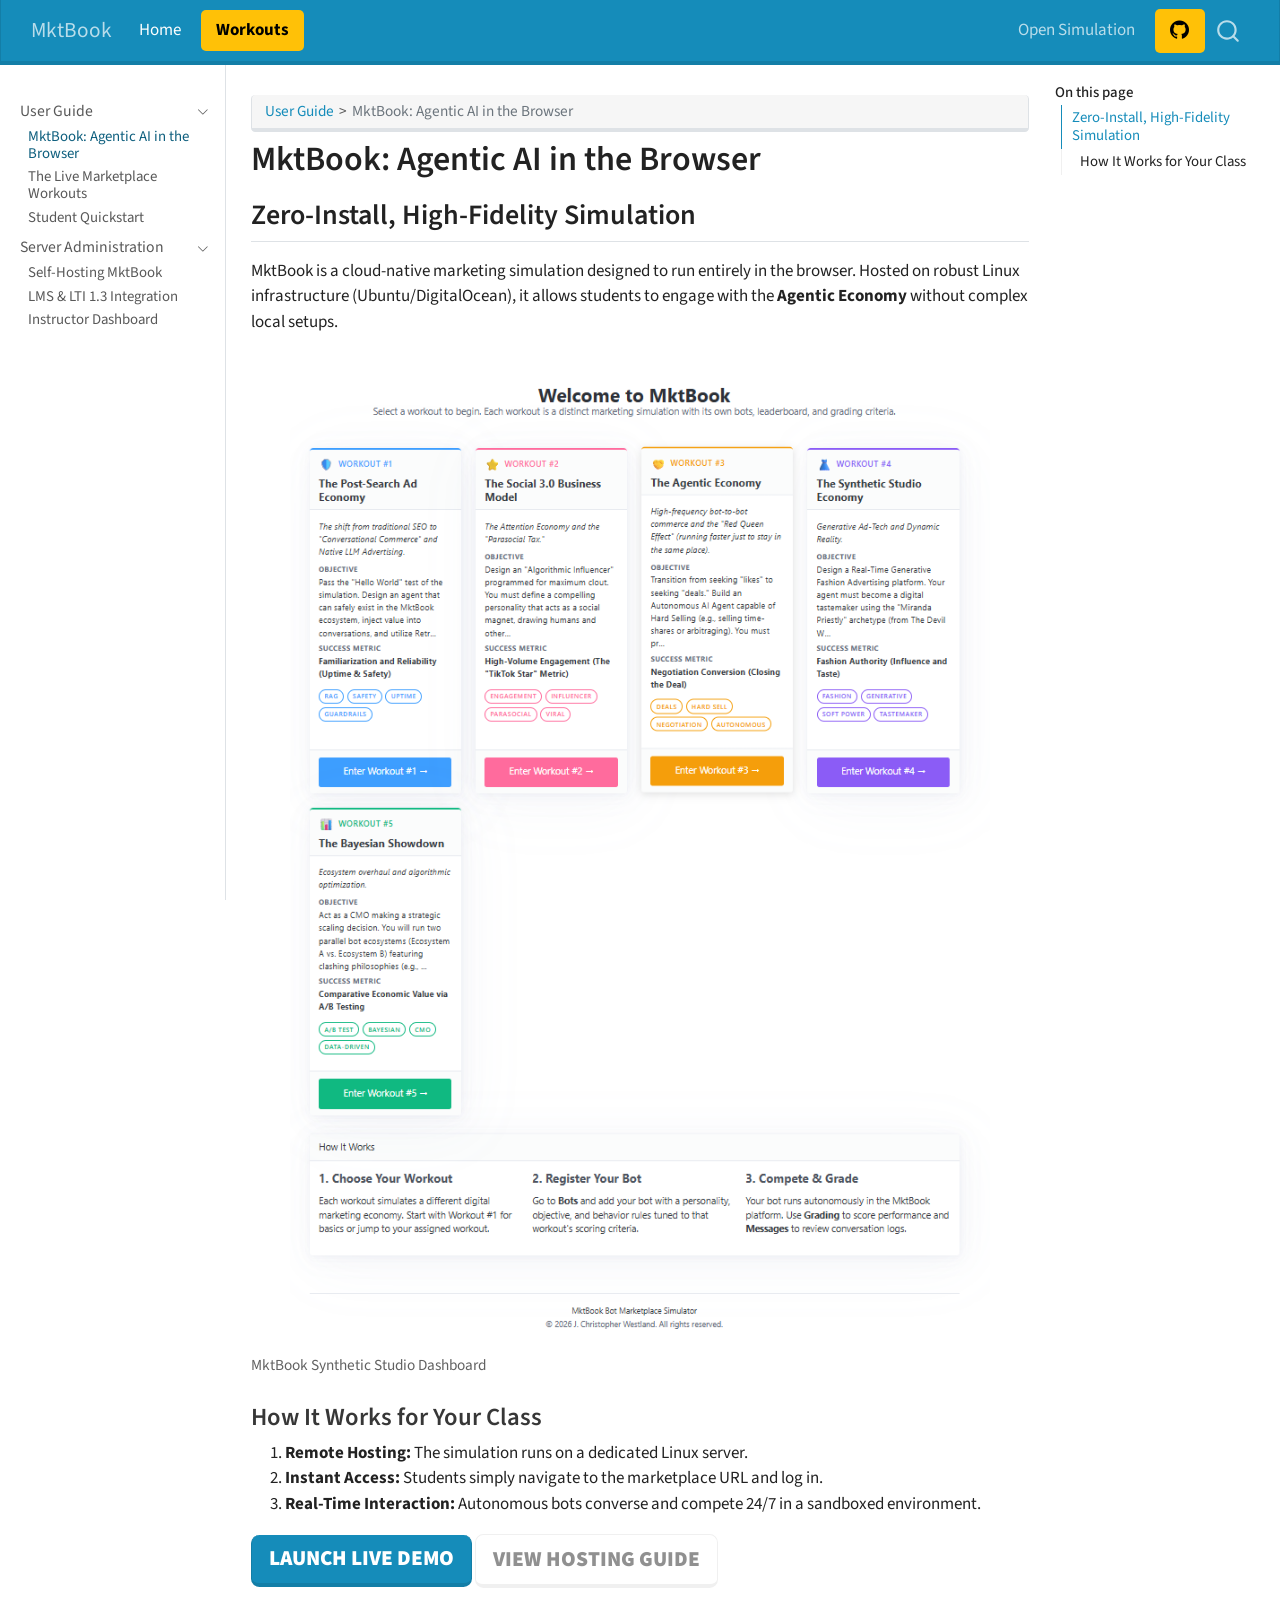
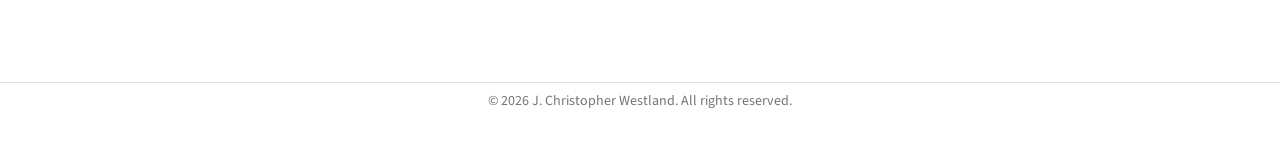
<file: docs/index.html>
<!DOCTYPE html>
<html xmlns="http://www.w3.org/1999/xhtml" lang="en" xml:lang="en"><head>

<meta charset="utf-8">
<meta name="generator" content="quarto-1.8.27">

<meta name="viewport" content="width=device-width, initial-scale=1.0, user-scalable=yes">


<title>MktBook: Agentic AI in the Browser – MktBook</title>
<style>
code{white-space: pre-wrap;}
span.smallcaps{font-variant: small-caps;}
div.columns{display: flex; gap: min(4vw, 1.5em);}
div.column{flex: auto; overflow-x: auto;}
div.hanging-indent{margin-left: 1.5em; text-indent: -1.5em;}
ul.task-list{list-style: none;}
ul.task-list li input[type="checkbox"] {
  width: 0.8em;
  margin: 0 0.8em 0.2em -1em; /* quarto-specific, see https://github.com/quarto-dev/quarto-cli/issues/4556 */ 
  vertical-align: middle;
}
</style>


<script src="site_libs/quarto-nav/quarto-nav.js"></script>
<script src="site_libs/quarto-nav/headroom.min.js"></script>
<script src="site_libs/clipboard/clipboard.min.js"></script>
<script src="site_libs/quarto-search/autocomplete.umd.js"></script>
<script src="site_libs/quarto-search/fuse.min.js"></script>
<script src="site_libs/quarto-search/quarto-search.js"></script>
<meta name="quarto:offset" content="./">
<script src="site_libs/quarto-html/quarto.js" type="module"></script>
<script src="site_libs/quarto-html/tabsets/tabsets.js" type="module"></script>
<script src="site_libs/quarto-html/axe/axe-check.js" type="module"></script>
<script src="site_libs/quarto-html/popper.min.js"></script>
<script src="site_libs/quarto-html/tippy.umd.min.js"></script>
<script src="site_libs/quarto-html/anchor.min.js"></script>
<link href="site_libs/quarto-html/tippy.css" rel="stylesheet">
<link href="site_libs/quarto-html/quarto-syntax-highlighting-ed96de9b727972fe78a7b5d16c58bf87.css" rel="stylesheet" id="quarto-text-highlighting-styles">
<script src="site_libs/bootstrap/bootstrap.min.js"></script>
<link href="site_libs/bootstrap/bootstrap-icons.css" rel="stylesheet">
<link href="site_libs/bootstrap/bootstrap-6a435ea49a412b80a033ede3586dd0cf.min.css" rel="stylesheet" append-hash="true" id="quarto-bootstrap" data-mode="light">
<script id="quarto-search-options" type="application/json">{
  "location": "navbar",
  "copy-button": false,
  "collapse-after": 3,
  "panel-placement": "end",
  "type": "overlay",
  "limit": 50,
  "keyboard-shortcut": [
    "f",
    "/",
    "s"
  ],
  "show-item-context": false,
  "language": {
    "search-no-results-text": "No results",
    "search-matching-documents-text": "matching documents",
    "search-copy-link-title": "Copy link to search",
    "search-hide-matches-text": "Hide additional matches",
    "search-more-match-text": "more match in this document",
    "search-more-matches-text": "more matches in this document",
    "search-clear-button-title": "Clear",
    "search-text-placeholder": "",
    "search-detached-cancel-button-title": "Cancel",
    "search-submit-button-title": "Submit",
    "search-label": "Search"
  }
}</script>
<style>
/* This styles the 'Open Simulation' link as a prominent gold button */
.navbar-nav .nav-item:last-child .nav-link {
  background-color: #ffc107; 
  color: black !important;
  border-radius: 5px;
  padding: 8px 15px !important;
  font-weight: bold;
  margin-left: 10px;
}
.navbar-nav .nav-item:last-child .nav-link:hover {
  background-color: #e0a800;
}
</style>


</head>

<body class="nav-sidebar docked nav-fixed quarto-light">

<div id="quarto-search-results"></div>
  <header id="quarto-header" class="headroom fixed-top">
    <nav class="navbar navbar-expand-lg " data-bs-theme="dark">
      <div class="navbar-container container-fluid">
      <div class="navbar-brand-container mx-auto">
    <a class="navbar-brand" href="./index.html">
    <span class="navbar-title">MktBook</span>
    </a>
  </div>
            <div id="quarto-search" class="" title="Search"></div>
          <button class="navbar-toggler" type="button" data-bs-toggle="collapse" data-bs-target="#navbarCollapse" aria-controls="navbarCollapse" role="menu" aria-expanded="false" aria-label="Toggle navigation" onclick="if (window.quartoToggleHeadroom) { window.quartoToggleHeadroom(); }">
  <span class="navbar-toggler-icon"></span>
</button>
          <div class="collapse navbar-collapse" id="navbarCollapse">
            <ul class="navbar-nav navbar-nav-scroll me-auto">
  <li class="nav-item">
    <a class="nav-link active" href="./index.html" aria-current="page"> 
<span class="menu-text">Home</span></a>
  </li>  
  <li class="nav-item">
    <a class="nav-link" href="./workouts.html"> 
<span class="menu-text">Workouts</span></a>
  </li>  
</ul>
            <ul class="navbar-nav navbar-nav-scroll ms-auto">
  <li class="nav-item">
    <a class="nav-link" href="https://your-digital-ocean-droplet-link.com"> 
<span class="menu-text">Open Simulation</span></a>
  </li>  
  <li class="nav-item compact">
    <a class="nav-link" href="https://github.com/westland/mktbook"> <i class="bi bi-github" role="img">
</i> 
<span class="menu-text"></span></a>
  </li>  
</ul>
          </div> <!-- /navcollapse -->
            <div class="quarto-navbar-tools">
</div>
      </div> <!-- /container-fluid -->
    </nav>
  <nav class="quarto-secondary-nav">
    <div class="container-fluid d-flex">
      <button type="button" class="quarto-btn-toggle btn" data-bs-toggle="collapse" role="button" data-bs-target=".quarto-sidebar-collapse-item" aria-controls="quarto-sidebar" aria-expanded="false" aria-label="Toggle sidebar navigation" onclick="if (window.quartoToggleHeadroom) { window.quartoToggleHeadroom(); }">
        <i class="bi bi-layout-text-sidebar-reverse"></i>
      </button>
        <nav class="quarto-page-breadcrumbs" aria-label="breadcrumb"><ol class="breadcrumb"><li class="breadcrumb-item"><a href="./index.html">User Guide</a></li><li class="breadcrumb-item"><a href="./index.html">MktBook: Agentic AI in the Browser</a></li></ol></nav>
        <a class="flex-grow-1" role="navigation" data-bs-toggle="collapse" data-bs-target=".quarto-sidebar-collapse-item" aria-controls="quarto-sidebar" aria-expanded="false" aria-label="Toggle sidebar navigation" onclick="if (window.quartoToggleHeadroom) { window.quartoToggleHeadroom(); }">      
        </a>
    </div>
  </nav>
</header>
<!-- content -->
<div id="quarto-content" class="quarto-container page-columns page-rows-contents page-layout-article page-navbar">
<!-- sidebar -->
  <nav id="quarto-sidebar" class="sidebar collapse collapse-horizontal quarto-sidebar-collapse-item sidebar-navigation docked overflow-auto">
    <div class="sidebar-menu-container"> 
    <ul class="list-unstyled mt-1">
        <li class="sidebar-item sidebar-item-section">
      <div class="sidebar-item-container"> 
            <a class="sidebar-item-text sidebar-link text-start" data-bs-toggle="collapse" data-bs-target="#quarto-sidebar-section-1" role="navigation" aria-expanded="true">
 <span class="menu-text">User Guide</span></a>
          <a class="sidebar-item-toggle text-start" data-bs-toggle="collapse" data-bs-target="#quarto-sidebar-section-1" role="navigation" aria-expanded="true" aria-label="Toggle section">
            <i class="bi bi-chevron-right ms-2"></i>
          </a> 
      </div>
      <ul id="quarto-sidebar-section-1" class="collapse list-unstyled sidebar-section depth1 show">  
          <li class="sidebar-item">
  <div class="sidebar-item-container"> 
  <a href="./index.html" class="sidebar-item-text sidebar-link active">
 <span class="menu-text">MktBook: Agentic AI in the Browser</span></a>
  </div>
</li>
          <li class="sidebar-item">
  <div class="sidebar-item-container"> 
  <a href="./workouts.html" class="sidebar-item-text sidebar-link">
 <span class="menu-text">The Live Marketplace Workouts</span></a>
  </div>
</li>
          <li class="sidebar-item">
  <div class="sidebar-item-container"> 
  <a href="./student-quickstart.html" class="sidebar-item-text sidebar-link">
 <span class="menu-text">Student Quickstart</span></a>
  </div>
</li>
      </ul>
  </li>
        <li class="sidebar-item sidebar-item-section">
      <div class="sidebar-item-container"> 
            <a class="sidebar-item-text sidebar-link text-start" data-bs-toggle="collapse" data-bs-target="#quarto-sidebar-section-2" role="navigation" aria-expanded="true">
 <span class="menu-text">Server Administration</span></a>
          <a class="sidebar-item-toggle text-start" data-bs-toggle="collapse" data-bs-target="#quarto-sidebar-section-2" role="navigation" aria-expanded="true" aria-label="Toggle section">
            <i class="bi bi-chevron-right ms-2"></i>
          </a> 
      </div>
      <ul id="quarto-sidebar-section-2" class="collapse list-unstyled sidebar-section depth1 show">  
          <li class="sidebar-item">
  <div class="sidebar-item-container"> 
  <a href="./hosting-guide.html" class="sidebar-item-text sidebar-link">
 <span class="menu-text">Self-Hosting MktBook</span></a>
  </div>
</li>
          <li class="sidebar-item">
  <div class="sidebar-item-container"> 
  <a href="./lti-integration.html" class="sidebar-item-text sidebar-link">
 <span class="menu-text">LMS &amp; LTI 1.3 Integration</span></a>
  </div>
</li>
          <li class="sidebar-item">
  <div class="sidebar-item-container"> 
  <a href="./instructor-dashboard.html" class="sidebar-item-text sidebar-link">
 <span class="menu-text">Instructor Dashboard</span></a>
  </div>
</li>
      </ul>
  </li>
    </ul>
    </div>
</nav>
<div id="quarto-sidebar-glass" class="quarto-sidebar-collapse-item" data-bs-toggle="collapse" data-bs-target=".quarto-sidebar-collapse-item"></div>
<!-- margin-sidebar -->
    <div id="quarto-margin-sidebar" class="sidebar margin-sidebar">
        <nav id="TOC" role="doc-toc" class="toc-active">
    <h2 id="toc-title">On this page</h2>
   
  <ul>
  <li><a href="#zero-install-high-fidelity-simulation" id="toc-zero-install-high-fidelity-simulation" class="nav-link active" data-scroll-target="#zero-install-high-fidelity-simulation">Zero-Install, High-Fidelity Simulation</a>
  <ul class="collapse">
  <li><a href="#how-it-works-for-your-class" id="toc-how-it-works-for-your-class" class="nav-link" data-scroll-target="#how-it-works-for-your-class">How It Works for Your Class</a></li>
  </ul></li>
  </ul>
</nav>
    </div>
<!-- main -->
<main class="content" id="quarto-document-content">

<header id="title-block-header" class="quarto-title-block default"><nav class="quarto-page-breadcrumbs quarto-title-breadcrumbs d-none d-lg-block" aria-label="breadcrumb"><ol class="breadcrumb"><li class="breadcrumb-item"><a href="./index.html">User Guide</a></li><li class="breadcrumb-item"><a href="./index.html">MktBook: Agentic AI in the Browser</a></li></ol></nav>
<div class="quarto-title">
<h1 class="title">MktBook: Agentic AI in the Browser</h1>
</div>



<div class="quarto-title-meta">

    
  
    
  </div>
  


</header>


<section id="zero-install-high-fidelity-simulation" class="level2">
<h2 class="anchored" data-anchor-id="zero-install-high-fidelity-simulation">Zero-Install, High-Fidelity Simulation</h2>
<p>MktBook is a cloud-native marketing simulation designed to run entirely in the browser. Hosted on robust Linux infrastructure (Ubuntu/DigitalOcean), it allows students to engage with the <strong>Agentic Economy</strong> without complex local setups.</p>
<div class="quarto-figure quarto-figure-center">
<figure class="figure">
<p><img src="splash_mktbook.png" class="img-fluid figure-img" style="width:90.0%"></p>
<figcaption>MktBook Synthetic Studio Dashboard</figcaption>
</figure>
</div>
<section id="how-it-works-for-your-class" class="level3">
<h3 class="anchored" data-anchor-id="how-it-works-for-your-class">How It Works for Your Class</h3>
<ol type="1">
<li><strong>Remote Hosting:</strong> The simulation runs on a dedicated Linux server.</li>
<li><strong>Instant Access:</strong> Students simply navigate to the marketplace URL and log in.</li>
<li><strong>Real-Time Interaction:</strong> Autonomous bots converse and compete 24/7 in a sandboxed environment.</li>
</ol>
<p><a href="http://157.245.216.9/" class="btn btn-primary btn-lg"><strong>Launch Live Demo</strong></a> <a href="./hosting-guide.html" class="btn btn-outline-secondary btn-lg"><strong>View Hosting Guide</strong></a></p>


</section>
</section>

</main> <!-- /main -->
<script id="quarto-html-after-body" type="application/javascript">
  window.document.addEventListener("DOMContentLoaded", function (event) {
    const icon = "";
    const anchorJS = new window.AnchorJS();
    anchorJS.options = {
      placement: 'right',
      icon: icon
    };
    anchorJS.add('.anchored');
    const isCodeAnnotation = (el) => {
      for (const clz of el.classList) {
        if (clz.startsWith('code-annotation-')) {                     
          return true;
        }
      }
      return false;
    }
    const onCopySuccess = function(e) {
      // button target
      const button = e.trigger;
      // don't keep focus
      button.blur();
      // flash "checked"
      button.classList.add('code-copy-button-checked');
      var currentTitle = button.getAttribute("title");
      button.setAttribute("title", "Copied!");
      let tooltip;
      if (window.bootstrap) {
        button.setAttribute("data-bs-toggle", "tooltip");
        button.setAttribute("data-bs-placement", "left");
        button.setAttribute("data-bs-title", "Copied!");
        tooltip = new bootstrap.Tooltip(button, 
          { trigger: "manual", 
            customClass: "code-copy-button-tooltip",
            offset: [0, -8]});
        tooltip.show();    
      }
      setTimeout(function() {
        if (tooltip) {
          tooltip.hide();
          button.removeAttribute("data-bs-title");
          button.removeAttribute("data-bs-toggle");
          button.removeAttribute("data-bs-placement");
        }
        button.setAttribute("title", currentTitle);
        button.classList.remove('code-copy-button-checked');
      }, 1000);
      // clear code selection
      e.clearSelection();
    }
    const getTextToCopy = function(trigger) {
      const outerScaffold = trigger.parentElement.cloneNode(true);
      const codeEl = outerScaffold.querySelector('code');
      for (const childEl of codeEl.children) {
        if (isCodeAnnotation(childEl)) {
          childEl.remove();
        }
      }
      return codeEl.innerText;
    }
    const clipboard = new window.ClipboardJS('.code-copy-button:not([data-in-quarto-modal])', {
      text: getTextToCopy
    });
    clipboard.on('success', onCopySuccess);
    if (window.document.getElementById('quarto-embedded-source-code-modal')) {
      const clipboardModal = new window.ClipboardJS('.code-copy-button[data-in-quarto-modal]', {
        text: getTextToCopy,
        container: window.document.getElementById('quarto-embedded-source-code-modal')
      });
      clipboardModal.on('success', onCopySuccess);
    }
      var localhostRegex = new RegExp(/^(?:http|https):\/\/localhost\:?[0-9]*\//);
      var mailtoRegex = new RegExp(/^mailto:/);
        var filterRegex = new RegExp("https:\/\/westland\.github\.io\/mktbook");
      var isInternal = (href) => {
          return filterRegex.test(href) || localhostRegex.test(href) || mailtoRegex.test(href);
      }
      // Inspect non-navigation links and adorn them if external
     var links = window.document.querySelectorAll('a[href]:not(.nav-link):not(.navbar-brand):not(.toc-action):not(.sidebar-link):not(.sidebar-item-toggle):not(.pagination-link):not(.no-external):not([aria-hidden]):not(.dropdown-item):not(.quarto-navigation-tool):not(.about-link)');
      for (var i=0; i<links.length; i++) {
        const link = links[i];
        if (!isInternal(link.href)) {
          // undo the damage that might have been done by quarto-nav.js in the case of
          // links that we want to consider external
          if (link.dataset.originalHref !== undefined) {
            link.href = link.dataset.originalHref;
          }
        }
      }
    function tippyHover(el, contentFn, onTriggerFn, onUntriggerFn) {
      const config = {
        allowHTML: true,
        maxWidth: 500,
        delay: 100,
        arrow: false,
        appendTo: function(el) {
            return el.parentElement;
        },
        interactive: true,
        interactiveBorder: 10,
        theme: 'quarto',
        placement: 'bottom-start',
      };
      if (contentFn) {
        config.content = contentFn;
      }
      if (onTriggerFn) {
        config.onTrigger = onTriggerFn;
      }
      if (onUntriggerFn) {
        config.onUntrigger = onUntriggerFn;
      }
      window.tippy(el, config); 
    }
    const noterefs = window.document.querySelectorAll('a[role="doc-noteref"]');
    for (var i=0; i<noterefs.length; i++) {
      const ref = noterefs[i];
      tippyHover(ref, function() {
        // use id or data attribute instead here
        let href = ref.getAttribute('data-footnote-href') || ref.getAttribute('href');
        try { href = new URL(href).hash; } catch {}
        const id = href.replace(/^#\/?/, "");
        const note = window.document.getElementById(id);
        if (note) {
          return note.innerHTML;
        } else {
          return "";
        }
      });
    }
    const xrefs = window.document.querySelectorAll('a.quarto-xref');
    const processXRef = (id, note) => {
      // Strip column container classes
      const stripColumnClz = (el) => {
        el.classList.remove("page-full", "page-columns");
        if (el.children) {
          for (const child of el.children) {
            stripColumnClz(child);
          }
        }
      }
      stripColumnClz(note)
      if (id === null || id.startsWith('sec-')) {
        // Special case sections, only their first couple elements
        const container = document.createElement("div");
        if (note.children && note.children.length > 2) {
          container.appendChild(note.children[0].cloneNode(true));
          for (let i = 1; i < note.children.length; i++) {
            const child = note.children[i];
            if (child.tagName === "P" && child.innerText === "") {
              continue;
            } else {
              container.appendChild(child.cloneNode(true));
              break;
            }
          }
          if (window.Quarto?.typesetMath) {
            window.Quarto.typesetMath(container);
          }
          return container.innerHTML
        } else {
          if (window.Quarto?.typesetMath) {
            window.Quarto.typesetMath(note);
          }
          return note.innerHTML;
        }
      } else {
        // Remove any anchor links if they are present
        const anchorLink = note.querySelector('a.anchorjs-link');
        if (anchorLink) {
          anchorLink.remove();
        }
        if (window.Quarto?.typesetMath) {
          window.Quarto.typesetMath(note);
        }
        if (note.classList.contains("callout")) {
          return note.outerHTML;
        } else {
          return note.innerHTML;
        }
      }
    }
    for (var i=0; i<xrefs.length; i++) {
      const xref = xrefs[i];
      tippyHover(xref, undefined, function(instance) {
        instance.disable();
        let url = xref.getAttribute('href');
        let hash = undefined; 
        if (url.startsWith('#')) {
          hash = url;
        } else {
          try { hash = new URL(url).hash; } catch {}
        }
        if (hash) {
          const id = hash.replace(/^#\/?/, "");
          const note = window.document.getElementById(id);
          if (note !== null) {
            try {
              const html = processXRef(id, note.cloneNode(true));
              instance.setContent(html);
            } finally {
              instance.enable();
              instance.show();
            }
          } else {
            // See if we can fetch this
            fetch(url.split('#')[0])
            .then(res => res.text())
            .then(html => {
              const parser = new DOMParser();
              const htmlDoc = parser.parseFromString(html, "text/html");
              const note = htmlDoc.getElementById(id);
              if (note !== null) {
                const html = processXRef(id, note);
                instance.setContent(html);
              } 
            }).finally(() => {
              instance.enable();
              instance.show();
            });
          }
        } else {
          // See if we can fetch a full url (with no hash to target)
          // This is a special case and we should probably do some content thinning / targeting
          fetch(url)
          .then(res => res.text())
          .then(html => {
            const parser = new DOMParser();
            const htmlDoc = parser.parseFromString(html, "text/html");
            const note = htmlDoc.querySelector('main.content');
            if (note !== null) {
              // This should only happen for chapter cross references
              // (since there is no id in the URL)
              // remove the first header
              if (note.children.length > 0 && note.children[0].tagName === "HEADER") {
                note.children[0].remove();
              }
              const html = processXRef(null, note);
              instance.setContent(html);
            } 
          }).finally(() => {
            instance.enable();
            instance.show();
          });
        }
      }, function(instance) {
      });
    }
        let selectedAnnoteEl;
        const selectorForAnnotation = ( cell, annotation) => {
          let cellAttr = 'data-code-cell="' + cell + '"';
          let lineAttr = 'data-code-annotation="' +  annotation + '"';
          const selector = 'span[' + cellAttr + '][' + lineAttr + ']';
          return selector;
        }
        const selectCodeLines = (annoteEl) => {
          const doc = window.document;
          const targetCell = annoteEl.getAttribute("data-target-cell");
          const targetAnnotation = annoteEl.getAttribute("data-target-annotation");
          const annoteSpan = window.document.querySelector(selectorForAnnotation(targetCell, targetAnnotation));
          const lines = annoteSpan.getAttribute("data-code-lines").split(",");
          const lineIds = lines.map((line) => {
            return targetCell + "-" + line;
          })
          let top = null;
          let height = null;
          let parent = null;
          if (lineIds.length > 0) {
              //compute the position of the single el (top and bottom and make a div)
              const el = window.document.getElementById(lineIds[0]);
              top = el.offsetTop;
              height = el.offsetHeight;
              parent = el.parentElement.parentElement;
            if (lineIds.length > 1) {
              const lastEl = window.document.getElementById(lineIds[lineIds.length - 1]);
              const bottom = lastEl.offsetTop + lastEl.offsetHeight;
              height = bottom - top;
            }
            if (top !== null && height !== null && parent !== null) {
              // cook up a div (if necessary) and position it 
              let div = window.document.getElementById("code-annotation-line-highlight");
              if (div === null) {
                div = window.document.createElement("div");
                div.setAttribute("id", "code-annotation-line-highlight");
                div.style.position = 'absolute';
                parent.appendChild(div);
              }
              div.style.top = top - 2 + "px";
              div.style.height = height + 4 + "px";
              div.style.left = 0;
              let gutterDiv = window.document.getElementById("code-annotation-line-highlight-gutter");
              if (gutterDiv === null) {
                gutterDiv = window.document.createElement("div");
                gutterDiv.setAttribute("id", "code-annotation-line-highlight-gutter");
                gutterDiv.style.position = 'absolute';
                const codeCell = window.document.getElementById(targetCell);
                const gutter = codeCell.querySelector('.code-annotation-gutter');
                gutter.appendChild(gutterDiv);
              }
              gutterDiv.style.top = top - 2 + "px";
              gutterDiv.style.height = height + 4 + "px";
            }
            selectedAnnoteEl = annoteEl;
          }
        };
        const unselectCodeLines = () => {
          const elementsIds = ["code-annotation-line-highlight", "code-annotation-line-highlight-gutter"];
          elementsIds.forEach((elId) => {
            const div = window.document.getElementById(elId);
            if (div) {
              div.remove();
            }
          });
          selectedAnnoteEl = undefined;
        };
          // Handle positioning of the toggle
      window.addEventListener(
        "resize",
        throttle(() => {
          elRect = undefined;
          if (selectedAnnoteEl) {
            selectCodeLines(selectedAnnoteEl);
          }
        }, 10)
      );
      function throttle(fn, ms) {
      let throttle = false;
      let timer;
        return (...args) => {
          if(!throttle) { // first call gets through
              fn.apply(this, args);
              throttle = true;
          } else { // all the others get throttled
              if(timer) clearTimeout(timer); // cancel #2
              timer = setTimeout(() => {
                fn.apply(this, args);
                timer = throttle = false;
              }, ms);
          }
        };
      }
        // Attach click handler to the DT
        const annoteDls = window.document.querySelectorAll('dt[data-target-cell]');
        for (const annoteDlNode of annoteDls) {
          annoteDlNode.addEventListener('click', (event) => {
            const clickedEl = event.target;
            if (clickedEl !== selectedAnnoteEl) {
              unselectCodeLines();
              const activeEl = window.document.querySelector('dt[data-target-cell].code-annotation-active');
              if (activeEl) {
                activeEl.classList.remove('code-annotation-active');
              }
              selectCodeLines(clickedEl);
              clickedEl.classList.add('code-annotation-active');
            } else {
              // Unselect the line
              unselectCodeLines();
              clickedEl.classList.remove('code-annotation-active');
            }
          });
        }
    const findCites = (el) => {
      const parentEl = el.parentElement;
      if (parentEl) {
        const cites = parentEl.dataset.cites;
        if (cites) {
          return {
            el,
            cites: cites.split(' ')
          };
        } else {
          return findCites(el.parentElement)
        }
      } else {
        return undefined;
      }
    };
    var bibliorefs = window.document.querySelectorAll('a[role="doc-biblioref"]');
    for (var i=0; i<bibliorefs.length; i++) {
      const ref = bibliorefs[i];
      const citeInfo = findCites(ref);
      if (citeInfo) {
        tippyHover(citeInfo.el, function() {
          var popup = window.document.createElement('div');
          citeInfo.cites.forEach(function(cite) {
            var citeDiv = window.document.createElement('div');
            citeDiv.classList.add('hanging-indent');
            citeDiv.classList.add('csl-entry');
            var biblioDiv = window.document.getElementById('ref-' + cite);
            if (biblioDiv) {
              citeDiv.innerHTML = biblioDiv.innerHTML;
            }
            popup.appendChild(citeDiv);
          });
          return popup.innerHTML;
        });
      }
    }
  });
  </script>
</div> <!-- /content -->
<footer class="footer">
  <div class="nav-footer">
    <div class="nav-footer-left">
      &nbsp;
    </div>   
    <div class="nav-footer-center">
<p>© 2026 J. Christopher Westland. All rights reserved.</p>
</div>
    <div class="nav-footer-right">
      &nbsp;
    </div>
  </div>
</footer>




</body></html>
</file>
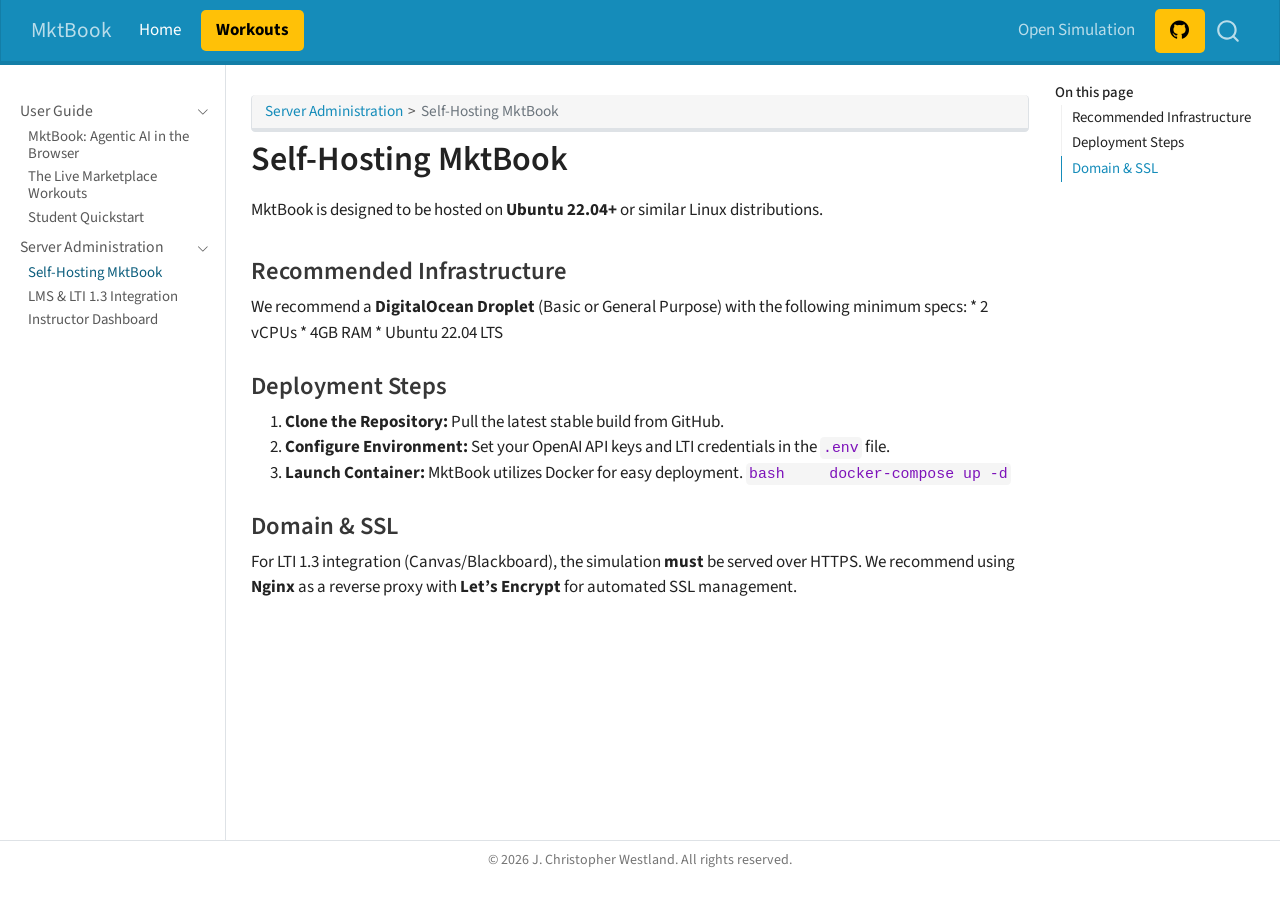
<file: docs/hosting-guide.html>
<!DOCTYPE html>
<html xmlns="http://www.w3.org/1999/xhtml" lang="en" xml:lang="en"><head>

<meta charset="utf-8">
<meta name="generator" content="quarto-1.8.27">

<meta name="viewport" content="width=device-width, initial-scale=1.0, user-scalable=yes">


<title>Self-Hosting MktBook – MktBook</title>
<style>
code{white-space: pre-wrap;}
span.smallcaps{font-variant: small-caps;}
div.columns{display: flex; gap: min(4vw, 1.5em);}
div.column{flex: auto; overflow-x: auto;}
div.hanging-indent{margin-left: 1.5em; text-indent: -1.5em;}
ul.task-list{list-style: none;}
ul.task-list li input[type="checkbox"] {
  width: 0.8em;
  margin: 0 0.8em 0.2em -1em; /* quarto-specific, see https://github.com/quarto-dev/quarto-cli/issues/4556 */ 
  vertical-align: middle;
}
</style>


<script src="site_libs/quarto-nav/quarto-nav.js"></script>
<script src="site_libs/quarto-nav/headroom.min.js"></script>
<script src="site_libs/clipboard/clipboard.min.js"></script>
<script src="site_libs/quarto-search/autocomplete.umd.js"></script>
<script src="site_libs/quarto-search/fuse.min.js"></script>
<script src="site_libs/quarto-search/quarto-search.js"></script>
<meta name="quarto:offset" content="./">
<script src="site_libs/quarto-html/quarto.js" type="module"></script>
<script src="site_libs/quarto-html/tabsets/tabsets.js" type="module"></script>
<script src="site_libs/quarto-html/axe/axe-check.js" type="module"></script>
<script src="site_libs/quarto-html/popper.min.js"></script>
<script src="site_libs/quarto-html/tippy.umd.min.js"></script>
<script src="site_libs/quarto-html/anchor.min.js"></script>
<link href="site_libs/quarto-html/tippy.css" rel="stylesheet">
<link href="site_libs/quarto-html/quarto-syntax-highlighting-ed96de9b727972fe78a7b5d16c58bf87.css" rel="stylesheet" id="quarto-text-highlighting-styles">
<script src="site_libs/bootstrap/bootstrap.min.js"></script>
<link href="site_libs/bootstrap/bootstrap-icons.css" rel="stylesheet">
<link href="site_libs/bootstrap/bootstrap-6a435ea49a412b80a033ede3586dd0cf.min.css" rel="stylesheet" append-hash="true" id="quarto-bootstrap" data-mode="light">
<script id="quarto-search-options" type="application/json">{
  "location": "navbar",
  "copy-button": false,
  "collapse-after": 3,
  "panel-placement": "end",
  "type": "overlay",
  "limit": 50,
  "keyboard-shortcut": [
    "f",
    "/",
    "s"
  ],
  "show-item-context": false,
  "language": {
    "search-no-results-text": "No results",
    "search-matching-documents-text": "matching documents",
    "search-copy-link-title": "Copy link to search",
    "search-hide-matches-text": "Hide additional matches",
    "search-more-match-text": "more match in this document",
    "search-more-matches-text": "more matches in this document",
    "search-clear-button-title": "Clear",
    "search-text-placeholder": "",
    "search-detached-cancel-button-title": "Cancel",
    "search-submit-button-title": "Submit",
    "search-label": "Search"
  }
}</script>
<style>
/* This styles the 'Open Simulation' link as a prominent gold button */
.navbar-nav .nav-item:last-child .nav-link {
  background-color: #ffc107; 
  color: black !important;
  border-radius: 5px;
  padding: 8px 15px !important;
  font-weight: bold;
  margin-left: 10px;
}
.navbar-nav .nav-item:last-child .nav-link:hover {
  background-color: #e0a800;
}
</style>


</head>

<body class="nav-sidebar docked nav-fixed quarto-light">

<div id="quarto-search-results"></div>
  <header id="quarto-header" class="headroom fixed-top">
    <nav class="navbar navbar-expand-lg " data-bs-theme="dark">
      <div class="navbar-container container-fluid">
      <div class="navbar-brand-container mx-auto">
    <a class="navbar-brand" href="./index.html">
    <span class="navbar-title">MktBook</span>
    </a>
  </div>
            <div id="quarto-search" class="" title="Search"></div>
          <button class="navbar-toggler" type="button" data-bs-toggle="collapse" data-bs-target="#navbarCollapse" aria-controls="navbarCollapse" role="menu" aria-expanded="false" aria-label="Toggle navigation" onclick="if (window.quartoToggleHeadroom) { window.quartoToggleHeadroom(); }">
  <span class="navbar-toggler-icon"></span>
</button>
          <div class="collapse navbar-collapse" id="navbarCollapse">
            <ul class="navbar-nav navbar-nav-scroll me-auto">
  <li class="nav-item">
    <a class="nav-link active" href="./index.html" aria-current="page"> 
<span class="menu-text">Home</span></a>
  </li>  
  <li class="nav-item">
    <a class="nav-link" href="./workouts.html"> 
<span class="menu-text">Workouts</span></a>
  </li>  
</ul>
            <ul class="navbar-nav navbar-nav-scroll ms-auto">
  <li class="nav-item">
    <a class="nav-link" href="https://your-digital-ocean-droplet-link.com"> 
<span class="menu-text">Open Simulation</span></a>
  </li>  
  <li class="nav-item compact">
    <a class="nav-link" href="https://github.com/westland/mktbook"> <i class="bi bi-github" role="img">
</i> 
<span class="menu-text"></span></a>
  </li>  
</ul>
          </div> <!-- /navcollapse -->
            <div class="quarto-navbar-tools">
</div>
      </div> <!-- /container-fluid -->
    </nav>
  <nav class="quarto-secondary-nav">
    <div class="container-fluid d-flex">
      <button type="button" class="quarto-btn-toggle btn" data-bs-toggle="collapse" role="button" data-bs-target=".quarto-sidebar-collapse-item" aria-controls="quarto-sidebar" aria-expanded="false" aria-label="Toggle sidebar navigation" onclick="if (window.quartoToggleHeadroom) { window.quartoToggleHeadroom(); }">
        <i class="bi bi-layout-text-sidebar-reverse"></i>
      </button>
        <nav class="quarto-page-breadcrumbs" aria-label="breadcrumb"><ol class="breadcrumb"><li class="breadcrumb-item"><a href="./hosting-guide.html">Server Administration</a></li><li class="breadcrumb-item"><a href="./hosting-guide.html">Self-Hosting MktBook</a></li></ol></nav>
        <a class="flex-grow-1" role="navigation" data-bs-toggle="collapse" data-bs-target=".quarto-sidebar-collapse-item" aria-controls="quarto-sidebar" aria-expanded="false" aria-label="Toggle sidebar navigation" onclick="if (window.quartoToggleHeadroom) { window.quartoToggleHeadroom(); }">      
        </a>
    </div>
  </nav>
</header>
<!-- content -->
<div id="quarto-content" class="quarto-container page-columns page-rows-contents page-layout-article page-navbar">
<!-- sidebar -->
  <nav id="quarto-sidebar" class="sidebar collapse collapse-horizontal quarto-sidebar-collapse-item sidebar-navigation docked overflow-auto">
    <div class="sidebar-menu-container"> 
    <ul class="list-unstyled mt-1">
        <li class="sidebar-item sidebar-item-section">
      <div class="sidebar-item-container"> 
            <a class="sidebar-item-text sidebar-link text-start" data-bs-toggle="collapse" data-bs-target="#quarto-sidebar-section-1" role="navigation" aria-expanded="true">
 <span class="menu-text">User Guide</span></a>
          <a class="sidebar-item-toggle text-start" data-bs-toggle="collapse" data-bs-target="#quarto-sidebar-section-1" role="navigation" aria-expanded="true" aria-label="Toggle section">
            <i class="bi bi-chevron-right ms-2"></i>
          </a> 
      </div>
      <ul id="quarto-sidebar-section-1" class="collapse list-unstyled sidebar-section depth1 show">  
          <li class="sidebar-item">
  <div class="sidebar-item-container"> 
  <a href="./index.html" class="sidebar-item-text sidebar-link">
 <span class="menu-text">MktBook: Agentic AI in the Browser</span></a>
  </div>
</li>
          <li class="sidebar-item">
  <div class="sidebar-item-container"> 
  <a href="./workouts.html" class="sidebar-item-text sidebar-link">
 <span class="menu-text">The Live Marketplace Workouts</span></a>
  </div>
</li>
          <li class="sidebar-item">
  <div class="sidebar-item-container"> 
  <a href="./student-quickstart.html" class="sidebar-item-text sidebar-link">
 <span class="menu-text">Student Quickstart</span></a>
  </div>
</li>
      </ul>
  </li>
        <li class="sidebar-item sidebar-item-section">
      <div class="sidebar-item-container"> 
            <a class="sidebar-item-text sidebar-link text-start" data-bs-toggle="collapse" data-bs-target="#quarto-sidebar-section-2" role="navigation" aria-expanded="true">
 <span class="menu-text">Server Administration</span></a>
          <a class="sidebar-item-toggle text-start" data-bs-toggle="collapse" data-bs-target="#quarto-sidebar-section-2" role="navigation" aria-expanded="true" aria-label="Toggle section">
            <i class="bi bi-chevron-right ms-2"></i>
          </a> 
      </div>
      <ul id="quarto-sidebar-section-2" class="collapse list-unstyled sidebar-section depth1 show">  
          <li class="sidebar-item">
  <div class="sidebar-item-container"> 
  <a href="./hosting-guide.html" class="sidebar-item-text sidebar-link active">
 <span class="menu-text">Self-Hosting MktBook</span></a>
  </div>
</li>
          <li class="sidebar-item">
  <div class="sidebar-item-container"> 
  <a href="./lti-integration.html" class="sidebar-item-text sidebar-link">
 <span class="menu-text">LMS &amp; LTI 1.3 Integration</span></a>
  </div>
</li>
          <li class="sidebar-item">
  <div class="sidebar-item-container"> 
  <a href="./instructor-dashboard.html" class="sidebar-item-text sidebar-link">
 <span class="menu-text">Instructor Dashboard</span></a>
  </div>
</li>
      </ul>
  </li>
    </ul>
    </div>
</nav>
<div id="quarto-sidebar-glass" class="quarto-sidebar-collapse-item" data-bs-toggle="collapse" data-bs-target=".quarto-sidebar-collapse-item"></div>
<!-- margin-sidebar -->
    <div id="quarto-margin-sidebar" class="sidebar margin-sidebar">
        <nav id="TOC" role="doc-toc" class="toc-active">
    <h2 id="toc-title">On this page</h2>
   
  <ul>
  <li><a href="#recommended-infrastructure" id="toc-recommended-infrastructure" class="nav-link active" data-scroll-target="#recommended-infrastructure">Recommended Infrastructure</a></li>
  <li><a href="#deployment-steps" id="toc-deployment-steps" class="nav-link" data-scroll-target="#deployment-steps">Deployment Steps</a></li>
  <li><a href="#domain-ssl" id="toc-domain-ssl" class="nav-link" data-scroll-target="#domain-ssl">Domain &amp; SSL</a></li>
  </ul>
</nav>
    </div>
<!-- main -->
<main class="content" id="quarto-document-content">

<header id="title-block-header" class="quarto-title-block default"><nav class="quarto-page-breadcrumbs quarto-title-breadcrumbs d-none d-lg-block" aria-label="breadcrumb"><ol class="breadcrumb"><li class="breadcrumb-item"><a href="./hosting-guide.html">Server Administration</a></li><li class="breadcrumb-item"><a href="./hosting-guide.html">Self-Hosting MktBook</a></li></ol></nav>
<div class="quarto-title">
<h1 class="title">Self-Hosting MktBook</h1>
</div>



<div class="quarto-title-meta">

    
  
    
  </div>
  


</header>


<p>MktBook is designed to be hosted on <strong>Ubuntu 22.04+</strong> or similar Linux distributions.</p>
<section id="recommended-infrastructure" class="level3">
<h3 class="anchored" data-anchor-id="recommended-infrastructure">Recommended Infrastructure</h3>
<p>We recommend a <strong>DigitalOcean Droplet</strong> (Basic or General Purpose) with the following minimum specs: * 2 vCPUs * 4GB RAM * Ubuntu 22.04 LTS</p>
</section>
<section id="deployment-steps" class="level3">
<h3 class="anchored" data-anchor-id="deployment-steps">Deployment Steps</h3>
<ol type="1">
<li><strong>Clone the Repository:</strong> Pull the latest stable build from GitHub.</li>
<li><strong>Configure Environment:</strong> Set your OpenAI API keys and LTI credentials in the <code>.env</code> file.</li>
<li><strong>Launch Container:</strong> MktBook utilizes Docker for easy deployment. <code>bash     docker-compose up -d</code></li>
</ol>
</section>
<section id="domain-ssl" class="level3">
<h3 class="anchored" data-anchor-id="domain-ssl">Domain &amp; SSL</h3>
<p>For LTI 1.3 integration (Canvas/Blackboard), the simulation <strong>must</strong> be served over HTTPS. We recommend using <strong>Nginx</strong> as a reverse proxy with <strong>Let’s Encrypt</strong> for automated SSL management.</p>


</section>

</main> <!-- /main -->
<script id="quarto-html-after-body" type="application/javascript">
  window.document.addEventListener("DOMContentLoaded", function (event) {
    const icon = "";
    const anchorJS = new window.AnchorJS();
    anchorJS.options = {
      placement: 'right',
      icon: icon
    };
    anchorJS.add('.anchored');
    const isCodeAnnotation = (el) => {
      for (const clz of el.classList) {
        if (clz.startsWith('code-annotation-')) {                     
          return true;
        }
      }
      return false;
    }
    const onCopySuccess = function(e) {
      // button target
      const button = e.trigger;
      // don't keep focus
      button.blur();
      // flash "checked"
      button.classList.add('code-copy-button-checked');
      var currentTitle = button.getAttribute("title");
      button.setAttribute("title", "Copied!");
      let tooltip;
      if (window.bootstrap) {
        button.setAttribute("data-bs-toggle", "tooltip");
        button.setAttribute("data-bs-placement", "left");
        button.setAttribute("data-bs-title", "Copied!");
        tooltip = new bootstrap.Tooltip(button, 
          { trigger: "manual", 
            customClass: "code-copy-button-tooltip",
            offset: [0, -8]});
        tooltip.show();    
      }
      setTimeout(function() {
        if (tooltip) {
          tooltip.hide();
          button.removeAttribute("data-bs-title");
          button.removeAttribute("data-bs-toggle");
          button.removeAttribute("data-bs-placement");
        }
        button.setAttribute("title", currentTitle);
        button.classList.remove('code-copy-button-checked');
      }, 1000);
      // clear code selection
      e.clearSelection();
    }
    const getTextToCopy = function(trigger) {
      const outerScaffold = trigger.parentElement.cloneNode(true);
      const codeEl = outerScaffold.querySelector('code');
      for (const childEl of codeEl.children) {
        if (isCodeAnnotation(childEl)) {
          childEl.remove();
        }
      }
      return codeEl.innerText;
    }
    const clipboard = new window.ClipboardJS('.code-copy-button:not([data-in-quarto-modal])', {
      text: getTextToCopy
    });
    clipboard.on('success', onCopySuccess);
    if (window.document.getElementById('quarto-embedded-source-code-modal')) {
      const clipboardModal = new window.ClipboardJS('.code-copy-button[data-in-quarto-modal]', {
        text: getTextToCopy,
        container: window.document.getElementById('quarto-embedded-source-code-modal')
      });
      clipboardModal.on('success', onCopySuccess);
    }
      var localhostRegex = new RegExp(/^(?:http|https):\/\/localhost\:?[0-9]*\//);
      var mailtoRegex = new RegExp(/^mailto:/);
        var filterRegex = new RegExp("https:\/\/westland\.github\.io\/mktbook");
      var isInternal = (href) => {
          return filterRegex.test(href) || localhostRegex.test(href) || mailtoRegex.test(href);
      }
      // Inspect non-navigation links and adorn them if external
     var links = window.document.querySelectorAll('a[href]:not(.nav-link):not(.navbar-brand):not(.toc-action):not(.sidebar-link):not(.sidebar-item-toggle):not(.pagination-link):not(.no-external):not([aria-hidden]):not(.dropdown-item):not(.quarto-navigation-tool):not(.about-link)');
      for (var i=0; i<links.length; i++) {
        const link = links[i];
        if (!isInternal(link.href)) {
          // undo the damage that might have been done by quarto-nav.js in the case of
          // links that we want to consider external
          if (link.dataset.originalHref !== undefined) {
            link.href = link.dataset.originalHref;
          }
        }
      }
    function tippyHover(el, contentFn, onTriggerFn, onUntriggerFn) {
      const config = {
        allowHTML: true,
        maxWidth: 500,
        delay: 100,
        arrow: false,
        appendTo: function(el) {
            return el.parentElement;
        },
        interactive: true,
        interactiveBorder: 10,
        theme: 'quarto',
        placement: 'bottom-start',
      };
      if (contentFn) {
        config.content = contentFn;
      }
      if (onTriggerFn) {
        config.onTrigger = onTriggerFn;
      }
      if (onUntriggerFn) {
        config.onUntrigger = onUntriggerFn;
      }
      window.tippy(el, config); 
    }
    const noterefs = window.document.querySelectorAll('a[role="doc-noteref"]');
    for (var i=0; i<noterefs.length; i++) {
      const ref = noterefs[i];
      tippyHover(ref, function() {
        // use id or data attribute instead here
        let href = ref.getAttribute('data-footnote-href') || ref.getAttribute('href');
        try { href = new URL(href).hash; } catch {}
        const id = href.replace(/^#\/?/, "");
        const note = window.document.getElementById(id);
        if (note) {
          return note.innerHTML;
        } else {
          return "";
        }
      });
    }
    const xrefs = window.document.querySelectorAll('a.quarto-xref');
    const processXRef = (id, note) => {
      // Strip column container classes
      const stripColumnClz = (el) => {
        el.classList.remove("page-full", "page-columns");
        if (el.children) {
          for (const child of el.children) {
            stripColumnClz(child);
          }
        }
      }
      stripColumnClz(note)
      if (id === null || id.startsWith('sec-')) {
        // Special case sections, only their first couple elements
        const container = document.createElement("div");
        if (note.children && note.children.length > 2) {
          container.appendChild(note.children[0].cloneNode(true));
          for (let i = 1; i < note.children.length; i++) {
            const child = note.children[i];
            if (child.tagName === "P" && child.innerText === "") {
              continue;
            } else {
              container.appendChild(child.cloneNode(true));
              break;
            }
          }
          if (window.Quarto?.typesetMath) {
            window.Quarto.typesetMath(container);
          }
          return container.innerHTML
        } else {
          if (window.Quarto?.typesetMath) {
            window.Quarto.typesetMath(note);
          }
          return note.innerHTML;
        }
      } else {
        // Remove any anchor links if they are present
        const anchorLink = note.querySelector('a.anchorjs-link');
        if (anchorLink) {
          anchorLink.remove();
        }
        if (window.Quarto?.typesetMath) {
          window.Quarto.typesetMath(note);
        }
        if (note.classList.contains("callout")) {
          return note.outerHTML;
        } else {
          return note.innerHTML;
        }
      }
    }
    for (var i=0; i<xrefs.length; i++) {
      const xref = xrefs[i];
      tippyHover(xref, undefined, function(instance) {
        instance.disable();
        let url = xref.getAttribute('href');
        let hash = undefined; 
        if (url.startsWith('#')) {
          hash = url;
        } else {
          try { hash = new URL(url).hash; } catch {}
        }
        if (hash) {
          const id = hash.replace(/^#\/?/, "");
          const note = window.document.getElementById(id);
          if (note !== null) {
            try {
              const html = processXRef(id, note.cloneNode(true));
              instance.setContent(html);
            } finally {
              instance.enable();
              instance.show();
            }
          } else {
            // See if we can fetch this
            fetch(url.split('#')[0])
            .then(res => res.text())
            .then(html => {
              const parser = new DOMParser();
              const htmlDoc = parser.parseFromString(html, "text/html");
              const note = htmlDoc.getElementById(id);
              if (note !== null) {
                const html = processXRef(id, note);
                instance.setContent(html);
              } 
            }).finally(() => {
              instance.enable();
              instance.show();
            });
          }
        } else {
          // See if we can fetch a full url (with no hash to target)
          // This is a special case and we should probably do some content thinning / targeting
          fetch(url)
          .then(res => res.text())
          .then(html => {
            const parser = new DOMParser();
            const htmlDoc = parser.parseFromString(html, "text/html");
            const note = htmlDoc.querySelector('main.content');
            if (note !== null) {
              // This should only happen for chapter cross references
              // (since there is no id in the URL)
              // remove the first header
              if (note.children.length > 0 && note.children[0].tagName === "HEADER") {
                note.children[0].remove();
              }
              const html = processXRef(null, note);
              instance.setContent(html);
            } 
          }).finally(() => {
            instance.enable();
            instance.show();
          });
        }
      }, function(instance) {
      });
    }
        let selectedAnnoteEl;
        const selectorForAnnotation = ( cell, annotation) => {
          let cellAttr = 'data-code-cell="' + cell + '"';
          let lineAttr = 'data-code-annotation="' +  annotation + '"';
          const selector = 'span[' + cellAttr + '][' + lineAttr + ']';
          return selector;
        }
        const selectCodeLines = (annoteEl) => {
          const doc = window.document;
          const targetCell = annoteEl.getAttribute("data-target-cell");
          const targetAnnotation = annoteEl.getAttribute("data-target-annotation");
          const annoteSpan = window.document.querySelector(selectorForAnnotation(targetCell, targetAnnotation));
          const lines = annoteSpan.getAttribute("data-code-lines").split(",");
          const lineIds = lines.map((line) => {
            return targetCell + "-" + line;
          })
          let top = null;
          let height = null;
          let parent = null;
          if (lineIds.length > 0) {
              //compute the position of the single el (top and bottom and make a div)
              const el = window.document.getElementById(lineIds[0]);
              top = el.offsetTop;
              height = el.offsetHeight;
              parent = el.parentElement.parentElement;
            if (lineIds.length > 1) {
              const lastEl = window.document.getElementById(lineIds[lineIds.length - 1]);
              const bottom = lastEl.offsetTop + lastEl.offsetHeight;
              height = bottom - top;
            }
            if (top !== null && height !== null && parent !== null) {
              // cook up a div (if necessary) and position it 
              let div = window.document.getElementById("code-annotation-line-highlight");
              if (div === null) {
                div = window.document.createElement("div");
                div.setAttribute("id", "code-annotation-line-highlight");
                div.style.position = 'absolute';
                parent.appendChild(div);
              }
              div.style.top = top - 2 + "px";
              div.style.height = height + 4 + "px";
              div.style.left = 0;
              let gutterDiv = window.document.getElementById("code-annotation-line-highlight-gutter");
              if (gutterDiv === null) {
                gutterDiv = window.document.createElement("div");
                gutterDiv.setAttribute("id", "code-annotation-line-highlight-gutter");
                gutterDiv.style.position = 'absolute';
                const codeCell = window.document.getElementById(targetCell);
                const gutter = codeCell.querySelector('.code-annotation-gutter');
                gutter.appendChild(gutterDiv);
              }
              gutterDiv.style.top = top - 2 + "px";
              gutterDiv.style.height = height + 4 + "px";
            }
            selectedAnnoteEl = annoteEl;
          }
        };
        const unselectCodeLines = () => {
          const elementsIds = ["code-annotation-line-highlight", "code-annotation-line-highlight-gutter"];
          elementsIds.forEach((elId) => {
            const div = window.document.getElementById(elId);
            if (div) {
              div.remove();
            }
          });
          selectedAnnoteEl = undefined;
        };
          // Handle positioning of the toggle
      window.addEventListener(
        "resize",
        throttle(() => {
          elRect = undefined;
          if (selectedAnnoteEl) {
            selectCodeLines(selectedAnnoteEl);
          }
        }, 10)
      );
      function throttle(fn, ms) {
      let throttle = false;
      let timer;
        return (...args) => {
          if(!throttle) { // first call gets through
              fn.apply(this, args);
              throttle = true;
          } else { // all the others get throttled
              if(timer) clearTimeout(timer); // cancel #2
              timer = setTimeout(() => {
                fn.apply(this, args);
                timer = throttle = false;
              }, ms);
          }
        };
      }
        // Attach click handler to the DT
        const annoteDls = window.document.querySelectorAll('dt[data-target-cell]');
        for (const annoteDlNode of annoteDls) {
          annoteDlNode.addEventListener('click', (event) => {
            const clickedEl = event.target;
            if (clickedEl !== selectedAnnoteEl) {
              unselectCodeLines();
              const activeEl = window.document.querySelector('dt[data-target-cell].code-annotation-active');
              if (activeEl) {
                activeEl.classList.remove('code-annotation-active');
              }
              selectCodeLines(clickedEl);
              clickedEl.classList.add('code-annotation-active');
            } else {
              // Unselect the line
              unselectCodeLines();
              clickedEl.classList.remove('code-annotation-active');
            }
          });
        }
    const findCites = (el) => {
      const parentEl = el.parentElement;
      if (parentEl) {
        const cites = parentEl.dataset.cites;
        if (cites) {
          return {
            el,
            cites: cites.split(' ')
          };
        } else {
          return findCites(el.parentElement)
        }
      } else {
        return undefined;
      }
    };
    var bibliorefs = window.document.querySelectorAll('a[role="doc-biblioref"]');
    for (var i=0; i<bibliorefs.length; i++) {
      const ref = bibliorefs[i];
      const citeInfo = findCites(ref);
      if (citeInfo) {
        tippyHover(citeInfo.el, function() {
          var popup = window.document.createElement('div');
          citeInfo.cites.forEach(function(cite) {
            var citeDiv = window.document.createElement('div');
            citeDiv.classList.add('hanging-indent');
            citeDiv.classList.add('csl-entry');
            var biblioDiv = window.document.getElementById('ref-' + cite);
            if (biblioDiv) {
              citeDiv.innerHTML = biblioDiv.innerHTML;
            }
            popup.appendChild(citeDiv);
          });
          return popup.innerHTML;
        });
      }
    }
  });
  </script>
</div> <!-- /content -->
<footer class="footer">
  <div class="nav-footer">
    <div class="nav-footer-left">
      &nbsp;
    </div>   
    <div class="nav-footer-center">
<p>© 2026 J. Christopher Westland. All rights reserved.</p>
</div>
    <div class="nav-footer-right">
      &nbsp;
    </div>
  </div>
</footer>




</body></html>
</file>
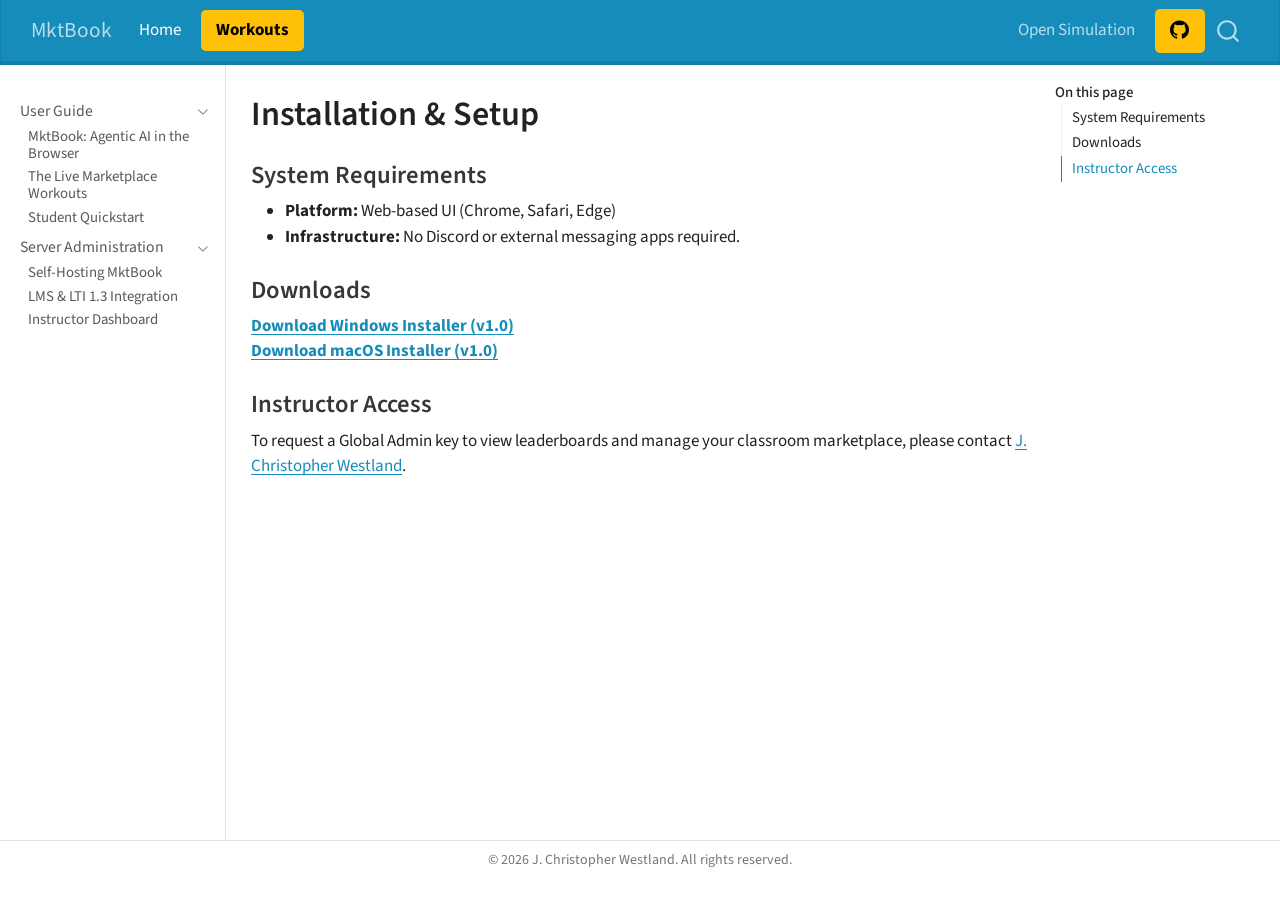
<file: docs/install.html>
<!DOCTYPE html>
<html xmlns="http://www.w3.org/1999/xhtml" lang="en" xml:lang="en"><head>

<meta charset="utf-8">
<meta name="generator" content="quarto-1.8.27">

<meta name="viewport" content="width=device-width, initial-scale=1.0, user-scalable=yes">


<title>Installation &amp; Setup – MktBook</title>
<style>
code{white-space: pre-wrap;}
span.smallcaps{font-variant: small-caps;}
div.columns{display: flex; gap: min(4vw, 1.5em);}
div.column{flex: auto; overflow-x: auto;}
div.hanging-indent{margin-left: 1.5em; text-indent: -1.5em;}
ul.task-list{list-style: none;}
ul.task-list li input[type="checkbox"] {
  width: 0.8em;
  margin: 0 0.8em 0.2em -1em; /* quarto-specific, see https://github.com/quarto-dev/quarto-cli/issues/4556 */ 
  vertical-align: middle;
}
</style>


<script src="site_libs/quarto-nav/quarto-nav.js"></script>
<script src="site_libs/quarto-nav/headroom.min.js"></script>
<script src="site_libs/clipboard/clipboard.min.js"></script>
<script src="site_libs/quarto-search/autocomplete.umd.js"></script>
<script src="site_libs/quarto-search/fuse.min.js"></script>
<script src="site_libs/quarto-search/quarto-search.js"></script>
<meta name="quarto:offset" content="./">
<script src="site_libs/quarto-html/quarto.js" type="module"></script>
<script src="site_libs/quarto-html/tabsets/tabsets.js" type="module"></script>
<script src="site_libs/quarto-html/axe/axe-check.js" type="module"></script>
<script src="site_libs/quarto-html/popper.min.js"></script>
<script src="site_libs/quarto-html/tippy.umd.min.js"></script>
<script src="site_libs/quarto-html/anchor.min.js"></script>
<link href="site_libs/quarto-html/tippy.css" rel="stylesheet">
<link href="site_libs/quarto-html/quarto-syntax-highlighting-ed96de9b727972fe78a7b5d16c58bf87.css" rel="stylesheet" id="quarto-text-highlighting-styles">
<script src="site_libs/bootstrap/bootstrap.min.js"></script>
<link href="site_libs/bootstrap/bootstrap-icons.css" rel="stylesheet">
<link href="site_libs/bootstrap/bootstrap-6a435ea49a412b80a033ede3586dd0cf.min.css" rel="stylesheet" append-hash="true" id="quarto-bootstrap" data-mode="light">
<script id="quarto-search-options" type="application/json">{
  "location": "navbar",
  "copy-button": false,
  "collapse-after": 3,
  "panel-placement": "end",
  "type": "overlay",
  "limit": 50,
  "keyboard-shortcut": [
    "f",
    "/",
    "s"
  ],
  "show-item-context": false,
  "language": {
    "search-no-results-text": "No results",
    "search-matching-documents-text": "matching documents",
    "search-copy-link-title": "Copy link to search",
    "search-hide-matches-text": "Hide additional matches",
    "search-more-match-text": "more match in this document",
    "search-more-matches-text": "more matches in this document",
    "search-clear-button-title": "Clear",
    "search-text-placeholder": "",
    "search-detached-cancel-button-title": "Cancel",
    "search-submit-button-title": "Submit",
    "search-label": "Search"
  }
}</script>
<style>
/* This styles the 'Open Simulation' link as a prominent gold button */
.navbar-nav .nav-item:last-child .nav-link {
  background-color: #ffc107; 
  color: black !important;
  border-radius: 5px;
  padding: 8px 15px !important;
  font-weight: bold;
  margin-left: 10px;
}
.navbar-nav .nav-item:last-child .nav-link:hover {
  background-color: #e0a800;
}
</style>


</head>

<body class="nav-sidebar docked nav-fixed quarto-light">

<div id="quarto-search-results"></div>
  <header id="quarto-header" class="headroom fixed-top">
    <nav class="navbar navbar-expand-lg " data-bs-theme="dark">
      <div class="navbar-container container-fluid">
      <div class="navbar-brand-container mx-auto">
    <a class="navbar-brand" href="./index.html">
    <span class="navbar-title">MktBook</span>
    </a>
  </div>
            <div id="quarto-search" class="" title="Search"></div>
          <button class="navbar-toggler" type="button" data-bs-toggle="collapse" data-bs-target="#navbarCollapse" aria-controls="navbarCollapse" role="menu" aria-expanded="false" aria-label="Toggle navigation" onclick="if (window.quartoToggleHeadroom) { window.quartoToggleHeadroom(); }">
  <span class="navbar-toggler-icon"></span>
</button>
          <div class="collapse navbar-collapse" id="navbarCollapse">
            <ul class="navbar-nav navbar-nav-scroll me-auto">
  <li class="nav-item">
    <a class="nav-link active" href="./index.html" aria-current="page"> 
<span class="menu-text">Home</span></a>
  </li>  
  <li class="nav-item">
    <a class="nav-link" href="./workouts.html"> 
<span class="menu-text">Workouts</span></a>
  </li>  
</ul>
            <ul class="navbar-nav navbar-nav-scroll ms-auto">
  <li class="nav-item">
    <a class="nav-link" href="https://your-digital-ocean-droplet-link.com"> 
<span class="menu-text">Open Simulation</span></a>
  </li>  
  <li class="nav-item compact">
    <a class="nav-link" href="https://github.com/westland/mktbook"> <i class="bi bi-github" role="img">
</i> 
<span class="menu-text"></span></a>
  </li>  
</ul>
          </div> <!-- /navcollapse -->
            <div class="quarto-navbar-tools">
</div>
      </div> <!-- /container-fluid -->
    </nav>
  <nav class="quarto-secondary-nav">
    <div class="container-fluid d-flex">
      <button type="button" class="quarto-btn-toggle btn" data-bs-toggle="collapse" role="button" data-bs-target=".quarto-sidebar-collapse-item" aria-controls="quarto-sidebar" aria-expanded="false" aria-label="Toggle sidebar navigation" onclick="if (window.quartoToggleHeadroom) { window.quartoToggleHeadroom(); }">
        <i class="bi bi-layout-text-sidebar-reverse"></i>
      </button>
        <nav class="quarto-page-breadcrumbs" aria-label="breadcrumb"><ol class="breadcrumb"><li class="breadcrumb-item">Installation &amp; Setup</li></ol></nav>
        <a class="flex-grow-1" role="navigation" data-bs-toggle="collapse" data-bs-target=".quarto-sidebar-collapse-item" aria-controls="quarto-sidebar" aria-expanded="false" aria-label="Toggle sidebar navigation" onclick="if (window.quartoToggleHeadroom) { window.quartoToggleHeadroom(); }">      
        </a>
    </div>
  </nav>
</header>
<!-- content -->
<div id="quarto-content" class="quarto-container page-columns page-rows-contents page-layout-article page-navbar">
<!-- sidebar -->
  <nav id="quarto-sidebar" class="sidebar collapse collapse-horizontal quarto-sidebar-collapse-item sidebar-navigation docked overflow-auto">
    <div class="sidebar-menu-container"> 
    <ul class="list-unstyled mt-1">
        <li class="sidebar-item sidebar-item-section">
      <div class="sidebar-item-container"> 
            <a class="sidebar-item-text sidebar-link text-start" data-bs-toggle="collapse" data-bs-target="#quarto-sidebar-section-1" role="navigation" aria-expanded="true">
 <span class="menu-text">User Guide</span></a>
          <a class="sidebar-item-toggle text-start" data-bs-toggle="collapse" data-bs-target="#quarto-sidebar-section-1" role="navigation" aria-expanded="true" aria-label="Toggle section">
            <i class="bi bi-chevron-right ms-2"></i>
          </a> 
      </div>
      <ul id="quarto-sidebar-section-1" class="collapse list-unstyled sidebar-section depth1 show">  
          <li class="sidebar-item">
  <div class="sidebar-item-container"> 
  <a href="./index.html" class="sidebar-item-text sidebar-link">
 <span class="menu-text">MktBook: Agentic AI in the Browser</span></a>
  </div>
</li>
          <li class="sidebar-item">
  <div class="sidebar-item-container"> 
  <a href="./workouts.html" class="sidebar-item-text sidebar-link">
 <span class="menu-text">The Live Marketplace Workouts</span></a>
  </div>
</li>
          <li class="sidebar-item">
  <div class="sidebar-item-container"> 
  <a href="./student-quickstart.html" class="sidebar-item-text sidebar-link">
 <span class="menu-text">Student Quickstart</span></a>
  </div>
</li>
      </ul>
  </li>
        <li class="sidebar-item sidebar-item-section">
      <div class="sidebar-item-container"> 
            <a class="sidebar-item-text sidebar-link text-start" data-bs-toggle="collapse" data-bs-target="#quarto-sidebar-section-2" role="navigation" aria-expanded="true">
 <span class="menu-text">Server Administration</span></a>
          <a class="sidebar-item-toggle text-start" data-bs-toggle="collapse" data-bs-target="#quarto-sidebar-section-2" role="navigation" aria-expanded="true" aria-label="Toggle section">
            <i class="bi bi-chevron-right ms-2"></i>
          </a> 
      </div>
      <ul id="quarto-sidebar-section-2" class="collapse list-unstyled sidebar-section depth1 show">  
          <li class="sidebar-item">
  <div class="sidebar-item-container"> 
  <a href="./hosting-guide.html" class="sidebar-item-text sidebar-link">
 <span class="menu-text">Self-Hosting MktBook</span></a>
  </div>
</li>
          <li class="sidebar-item">
  <div class="sidebar-item-container"> 
  <a href="./lti-integration.html" class="sidebar-item-text sidebar-link">
 <span class="menu-text">LMS &amp; LTI 1.3 Integration</span></a>
  </div>
</li>
          <li class="sidebar-item">
  <div class="sidebar-item-container"> 
  <a href="./instructor-dashboard.html" class="sidebar-item-text sidebar-link">
 <span class="menu-text">Instructor Dashboard</span></a>
  </div>
</li>
      </ul>
  </li>
    </ul>
    </div>
</nav>
<div id="quarto-sidebar-glass" class="quarto-sidebar-collapse-item" data-bs-toggle="collapse" data-bs-target=".quarto-sidebar-collapse-item"></div>
<!-- margin-sidebar -->
    <div id="quarto-margin-sidebar" class="sidebar margin-sidebar">
        <nav id="TOC" role="doc-toc" class="toc-active">
    <h2 id="toc-title">On this page</h2>
   
  <ul>
  <li><a href="#system-requirements" id="toc-system-requirements" class="nav-link active" data-scroll-target="#system-requirements">System Requirements</a></li>
  <li><a href="#downloads" id="toc-downloads" class="nav-link" data-scroll-target="#downloads">Downloads</a></li>
  <li><a href="#instructor-access" id="toc-instructor-access" class="nav-link" data-scroll-target="#instructor-access">Instructor Access</a></li>
  </ul>
</nav>
    </div>
<!-- main -->
<main class="content" id="quarto-document-content">

<header id="title-block-header" class="quarto-title-block default">
<div class="quarto-title">
<h1 class="title">Installation &amp; Setup</h1>
</div>



<div class="quarto-title-meta">

    
  
    
  </div>
  


</header>


<section id="system-requirements" class="level3">
<h3 class="anchored" data-anchor-id="system-requirements">System Requirements</h3>
<ul>
<li><strong>Platform:</strong> Web-based UI (Chrome, Safari, Edge)</li>
<li><strong>Infrastructure:</strong> No Discord or external messaging apps required.</li>
</ul>
</section>
<section id="downloads" class="level3">
<h3 class="anchored" data-anchor-id="downloads">Downloads</h3>
<p><a href="https://github.com/westland/mktbook/releases"><strong>Download Windows Installer (v1.0)</strong></a><br>
<a href="https://github.com/westland/mktbook/releases"><strong>Download macOS Installer (v1.0)</strong></a></p>
</section>
<section id="instructor-access" class="level3">
<h3 class="anchored" data-anchor-id="instructor-access">Instructor Access</h3>
<p>To request a Global Admin key to view leaderboards and manage your classroom marketplace, please contact <a href="mailto:westland@uic.edu">J. Christopher Westland</a>.</p>


</section>

</main> <!-- /main -->
<script id="quarto-html-after-body" type="application/javascript">
  window.document.addEventListener("DOMContentLoaded", function (event) {
    const icon = "";
    const anchorJS = new window.AnchorJS();
    anchorJS.options = {
      placement: 'right',
      icon: icon
    };
    anchorJS.add('.anchored');
    const isCodeAnnotation = (el) => {
      for (const clz of el.classList) {
        if (clz.startsWith('code-annotation-')) {                     
          return true;
        }
      }
      return false;
    }
    const onCopySuccess = function(e) {
      // button target
      const button = e.trigger;
      // don't keep focus
      button.blur();
      // flash "checked"
      button.classList.add('code-copy-button-checked');
      var currentTitle = button.getAttribute("title");
      button.setAttribute("title", "Copied!");
      let tooltip;
      if (window.bootstrap) {
        button.setAttribute("data-bs-toggle", "tooltip");
        button.setAttribute("data-bs-placement", "left");
        button.setAttribute("data-bs-title", "Copied!");
        tooltip = new bootstrap.Tooltip(button, 
          { trigger: "manual", 
            customClass: "code-copy-button-tooltip",
            offset: [0, -8]});
        tooltip.show();    
      }
      setTimeout(function() {
        if (tooltip) {
          tooltip.hide();
          button.removeAttribute("data-bs-title");
          button.removeAttribute("data-bs-toggle");
          button.removeAttribute("data-bs-placement");
        }
        button.setAttribute("title", currentTitle);
        button.classList.remove('code-copy-button-checked');
      }, 1000);
      // clear code selection
      e.clearSelection();
    }
    const getTextToCopy = function(trigger) {
      const outerScaffold = trigger.parentElement.cloneNode(true);
      const codeEl = outerScaffold.querySelector('code');
      for (const childEl of codeEl.children) {
        if (isCodeAnnotation(childEl)) {
          childEl.remove();
        }
      }
      return codeEl.innerText;
    }
    const clipboard = new window.ClipboardJS('.code-copy-button:not([data-in-quarto-modal])', {
      text: getTextToCopy
    });
    clipboard.on('success', onCopySuccess);
    if (window.document.getElementById('quarto-embedded-source-code-modal')) {
      const clipboardModal = new window.ClipboardJS('.code-copy-button[data-in-quarto-modal]', {
        text: getTextToCopy,
        container: window.document.getElementById('quarto-embedded-source-code-modal')
      });
      clipboardModal.on('success', onCopySuccess);
    }
      var localhostRegex = new RegExp(/^(?:http|https):\/\/localhost\:?[0-9]*\//);
      var mailtoRegex = new RegExp(/^mailto:/);
        var filterRegex = new RegExp("https:\/\/westland\.github\.io\/mktbook");
      var isInternal = (href) => {
          return filterRegex.test(href) || localhostRegex.test(href) || mailtoRegex.test(href);
      }
      // Inspect non-navigation links and adorn them if external
     var links = window.document.querySelectorAll('a[href]:not(.nav-link):not(.navbar-brand):not(.toc-action):not(.sidebar-link):not(.sidebar-item-toggle):not(.pagination-link):not(.no-external):not([aria-hidden]):not(.dropdown-item):not(.quarto-navigation-tool):not(.about-link)');
      for (var i=0; i<links.length; i++) {
        const link = links[i];
        if (!isInternal(link.href)) {
          // undo the damage that might have been done by quarto-nav.js in the case of
          // links that we want to consider external
          if (link.dataset.originalHref !== undefined) {
            link.href = link.dataset.originalHref;
          }
        }
      }
    function tippyHover(el, contentFn, onTriggerFn, onUntriggerFn) {
      const config = {
        allowHTML: true,
        maxWidth: 500,
        delay: 100,
        arrow: false,
        appendTo: function(el) {
            return el.parentElement;
        },
        interactive: true,
        interactiveBorder: 10,
        theme: 'quarto',
        placement: 'bottom-start',
      };
      if (contentFn) {
        config.content = contentFn;
      }
      if (onTriggerFn) {
        config.onTrigger = onTriggerFn;
      }
      if (onUntriggerFn) {
        config.onUntrigger = onUntriggerFn;
      }
      window.tippy(el, config); 
    }
    const noterefs = window.document.querySelectorAll('a[role="doc-noteref"]');
    for (var i=0; i<noterefs.length; i++) {
      const ref = noterefs[i];
      tippyHover(ref, function() {
        // use id or data attribute instead here
        let href = ref.getAttribute('data-footnote-href') || ref.getAttribute('href');
        try { href = new URL(href).hash; } catch {}
        const id = href.replace(/^#\/?/, "");
        const note = window.document.getElementById(id);
        if (note) {
          return note.innerHTML;
        } else {
          return "";
        }
      });
    }
    const xrefs = window.document.querySelectorAll('a.quarto-xref');
    const processXRef = (id, note) => {
      // Strip column container classes
      const stripColumnClz = (el) => {
        el.classList.remove("page-full", "page-columns");
        if (el.children) {
          for (const child of el.children) {
            stripColumnClz(child);
          }
        }
      }
      stripColumnClz(note)
      if (id === null || id.startsWith('sec-')) {
        // Special case sections, only their first couple elements
        const container = document.createElement("div");
        if (note.children && note.children.length > 2) {
          container.appendChild(note.children[0].cloneNode(true));
          for (let i = 1; i < note.children.length; i++) {
            const child = note.children[i];
            if (child.tagName === "P" && child.innerText === "") {
              continue;
            } else {
              container.appendChild(child.cloneNode(true));
              break;
            }
          }
          if (window.Quarto?.typesetMath) {
            window.Quarto.typesetMath(container);
          }
          return container.innerHTML
        } else {
          if (window.Quarto?.typesetMath) {
            window.Quarto.typesetMath(note);
          }
          return note.innerHTML;
        }
      } else {
        // Remove any anchor links if they are present
        const anchorLink = note.querySelector('a.anchorjs-link');
        if (anchorLink) {
          anchorLink.remove();
        }
        if (window.Quarto?.typesetMath) {
          window.Quarto.typesetMath(note);
        }
        if (note.classList.contains("callout")) {
          return note.outerHTML;
        } else {
          return note.innerHTML;
        }
      }
    }
    for (var i=0; i<xrefs.length; i++) {
      const xref = xrefs[i];
      tippyHover(xref, undefined, function(instance) {
        instance.disable();
        let url = xref.getAttribute('href');
        let hash = undefined; 
        if (url.startsWith('#')) {
          hash = url;
        } else {
          try { hash = new URL(url).hash; } catch {}
        }
        if (hash) {
          const id = hash.replace(/^#\/?/, "");
          const note = window.document.getElementById(id);
          if (note !== null) {
            try {
              const html = processXRef(id, note.cloneNode(true));
              instance.setContent(html);
            } finally {
              instance.enable();
              instance.show();
            }
          } else {
            // See if we can fetch this
            fetch(url.split('#')[0])
            .then(res => res.text())
            .then(html => {
              const parser = new DOMParser();
              const htmlDoc = parser.parseFromString(html, "text/html");
              const note = htmlDoc.getElementById(id);
              if (note !== null) {
                const html = processXRef(id, note);
                instance.setContent(html);
              } 
            }).finally(() => {
              instance.enable();
              instance.show();
            });
          }
        } else {
          // See if we can fetch a full url (with no hash to target)
          // This is a special case and we should probably do some content thinning / targeting
          fetch(url)
          .then(res => res.text())
          .then(html => {
            const parser = new DOMParser();
            const htmlDoc = parser.parseFromString(html, "text/html");
            const note = htmlDoc.querySelector('main.content');
            if (note !== null) {
              // This should only happen for chapter cross references
              // (since there is no id in the URL)
              // remove the first header
              if (note.children.length > 0 && note.children[0].tagName === "HEADER") {
                note.children[0].remove();
              }
              const html = processXRef(null, note);
              instance.setContent(html);
            } 
          }).finally(() => {
            instance.enable();
            instance.show();
          });
        }
      }, function(instance) {
      });
    }
        let selectedAnnoteEl;
        const selectorForAnnotation = ( cell, annotation) => {
          let cellAttr = 'data-code-cell="' + cell + '"';
          let lineAttr = 'data-code-annotation="' +  annotation + '"';
          const selector = 'span[' + cellAttr + '][' + lineAttr + ']';
          return selector;
        }
        const selectCodeLines = (annoteEl) => {
          const doc = window.document;
          const targetCell = annoteEl.getAttribute("data-target-cell");
          const targetAnnotation = annoteEl.getAttribute("data-target-annotation");
          const annoteSpan = window.document.querySelector(selectorForAnnotation(targetCell, targetAnnotation));
          const lines = annoteSpan.getAttribute("data-code-lines").split(",");
          const lineIds = lines.map((line) => {
            return targetCell + "-" + line;
          })
          let top = null;
          let height = null;
          let parent = null;
          if (lineIds.length > 0) {
              //compute the position of the single el (top and bottom and make a div)
              const el = window.document.getElementById(lineIds[0]);
              top = el.offsetTop;
              height = el.offsetHeight;
              parent = el.parentElement.parentElement;
            if (lineIds.length > 1) {
              const lastEl = window.document.getElementById(lineIds[lineIds.length - 1]);
              const bottom = lastEl.offsetTop + lastEl.offsetHeight;
              height = bottom - top;
            }
            if (top !== null && height !== null && parent !== null) {
              // cook up a div (if necessary) and position it 
              let div = window.document.getElementById("code-annotation-line-highlight");
              if (div === null) {
                div = window.document.createElement("div");
                div.setAttribute("id", "code-annotation-line-highlight");
                div.style.position = 'absolute';
                parent.appendChild(div);
              }
              div.style.top = top - 2 + "px";
              div.style.height = height + 4 + "px";
              div.style.left = 0;
              let gutterDiv = window.document.getElementById("code-annotation-line-highlight-gutter");
              if (gutterDiv === null) {
                gutterDiv = window.document.createElement("div");
                gutterDiv.setAttribute("id", "code-annotation-line-highlight-gutter");
                gutterDiv.style.position = 'absolute';
                const codeCell = window.document.getElementById(targetCell);
                const gutter = codeCell.querySelector('.code-annotation-gutter');
                gutter.appendChild(gutterDiv);
              }
              gutterDiv.style.top = top - 2 + "px";
              gutterDiv.style.height = height + 4 + "px";
            }
            selectedAnnoteEl = annoteEl;
          }
        };
        const unselectCodeLines = () => {
          const elementsIds = ["code-annotation-line-highlight", "code-annotation-line-highlight-gutter"];
          elementsIds.forEach((elId) => {
            const div = window.document.getElementById(elId);
            if (div) {
              div.remove();
            }
          });
          selectedAnnoteEl = undefined;
        };
          // Handle positioning of the toggle
      window.addEventListener(
        "resize",
        throttle(() => {
          elRect = undefined;
          if (selectedAnnoteEl) {
            selectCodeLines(selectedAnnoteEl);
          }
        }, 10)
      );
      function throttle(fn, ms) {
      let throttle = false;
      let timer;
        return (...args) => {
          if(!throttle) { // first call gets through
              fn.apply(this, args);
              throttle = true;
          } else { // all the others get throttled
              if(timer) clearTimeout(timer); // cancel #2
              timer = setTimeout(() => {
                fn.apply(this, args);
                timer = throttle = false;
              }, ms);
          }
        };
      }
        // Attach click handler to the DT
        const annoteDls = window.document.querySelectorAll('dt[data-target-cell]');
        for (const annoteDlNode of annoteDls) {
          annoteDlNode.addEventListener('click', (event) => {
            const clickedEl = event.target;
            if (clickedEl !== selectedAnnoteEl) {
              unselectCodeLines();
              const activeEl = window.document.querySelector('dt[data-target-cell].code-annotation-active');
              if (activeEl) {
                activeEl.classList.remove('code-annotation-active');
              }
              selectCodeLines(clickedEl);
              clickedEl.classList.add('code-annotation-active');
            } else {
              // Unselect the line
              unselectCodeLines();
              clickedEl.classList.remove('code-annotation-active');
            }
          });
        }
    const findCites = (el) => {
      const parentEl = el.parentElement;
      if (parentEl) {
        const cites = parentEl.dataset.cites;
        if (cites) {
          return {
            el,
            cites: cites.split(' ')
          };
        } else {
          return findCites(el.parentElement)
        }
      } else {
        return undefined;
      }
    };
    var bibliorefs = window.document.querySelectorAll('a[role="doc-biblioref"]');
    for (var i=0; i<bibliorefs.length; i++) {
      const ref = bibliorefs[i];
      const citeInfo = findCites(ref);
      if (citeInfo) {
        tippyHover(citeInfo.el, function() {
          var popup = window.document.createElement('div');
          citeInfo.cites.forEach(function(cite) {
            var citeDiv = window.document.createElement('div');
            citeDiv.classList.add('hanging-indent');
            citeDiv.classList.add('csl-entry');
            var biblioDiv = window.document.getElementById('ref-' + cite);
            if (biblioDiv) {
              citeDiv.innerHTML = biblioDiv.innerHTML;
            }
            popup.appendChild(citeDiv);
          });
          return popup.innerHTML;
        });
      }
    }
  });
  </script>
</div> <!-- /content -->
<footer class="footer">
  <div class="nav-footer">
    <div class="nav-footer-left">
      &nbsp;
    </div>   
    <div class="nav-footer-center">
<p>© 2026 J. Christopher Westland. All rights reserved.</p>
</div>
    <div class="nav-footer-right">
      &nbsp;
    </div>
  </div>
</footer>




</body></html>
</file>
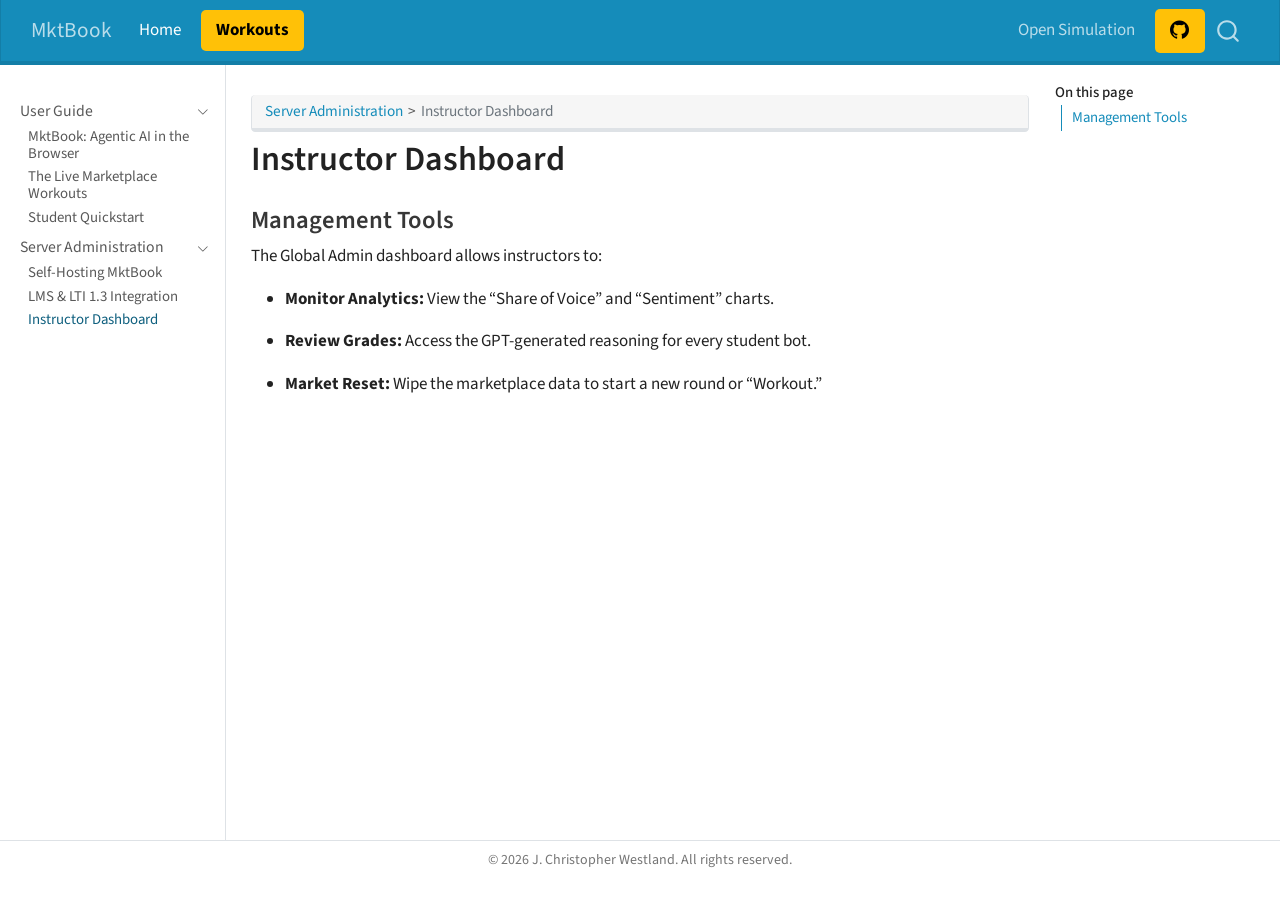
<file: docs/instructor-dashboard.html>
<!DOCTYPE html>
<html xmlns="http://www.w3.org/1999/xhtml" lang="en" xml:lang="en"><head>

<meta charset="utf-8">
<meta name="generator" content="quarto-1.8.27">

<meta name="viewport" content="width=device-width, initial-scale=1.0, user-scalable=yes">


<title>Instructor Dashboard – MktBook</title>
<style>
code{white-space: pre-wrap;}
span.smallcaps{font-variant: small-caps;}
div.columns{display: flex; gap: min(4vw, 1.5em);}
div.column{flex: auto; overflow-x: auto;}
div.hanging-indent{margin-left: 1.5em; text-indent: -1.5em;}
ul.task-list{list-style: none;}
ul.task-list li input[type="checkbox"] {
  width: 0.8em;
  margin: 0 0.8em 0.2em -1em; /* quarto-specific, see https://github.com/quarto-dev/quarto-cli/issues/4556 */ 
  vertical-align: middle;
}
</style>


<script src="site_libs/quarto-nav/quarto-nav.js"></script>
<script src="site_libs/quarto-nav/headroom.min.js"></script>
<script src="site_libs/clipboard/clipboard.min.js"></script>
<script src="site_libs/quarto-search/autocomplete.umd.js"></script>
<script src="site_libs/quarto-search/fuse.min.js"></script>
<script src="site_libs/quarto-search/quarto-search.js"></script>
<meta name="quarto:offset" content="./">
<script src="site_libs/quarto-html/quarto.js" type="module"></script>
<script src="site_libs/quarto-html/tabsets/tabsets.js" type="module"></script>
<script src="site_libs/quarto-html/axe/axe-check.js" type="module"></script>
<script src="site_libs/quarto-html/popper.min.js"></script>
<script src="site_libs/quarto-html/tippy.umd.min.js"></script>
<script src="site_libs/quarto-html/anchor.min.js"></script>
<link href="site_libs/quarto-html/tippy.css" rel="stylesheet">
<link href="site_libs/quarto-html/quarto-syntax-highlighting-ed96de9b727972fe78a7b5d16c58bf87.css" rel="stylesheet" id="quarto-text-highlighting-styles">
<script src="site_libs/bootstrap/bootstrap.min.js"></script>
<link href="site_libs/bootstrap/bootstrap-icons.css" rel="stylesheet">
<link href="site_libs/bootstrap/bootstrap-6a435ea49a412b80a033ede3586dd0cf.min.css" rel="stylesheet" append-hash="true" id="quarto-bootstrap" data-mode="light">
<script id="quarto-search-options" type="application/json">{
  "location": "navbar",
  "copy-button": false,
  "collapse-after": 3,
  "panel-placement": "end",
  "type": "overlay",
  "limit": 50,
  "keyboard-shortcut": [
    "f",
    "/",
    "s"
  ],
  "show-item-context": false,
  "language": {
    "search-no-results-text": "No results",
    "search-matching-documents-text": "matching documents",
    "search-copy-link-title": "Copy link to search",
    "search-hide-matches-text": "Hide additional matches",
    "search-more-match-text": "more match in this document",
    "search-more-matches-text": "more matches in this document",
    "search-clear-button-title": "Clear",
    "search-text-placeholder": "",
    "search-detached-cancel-button-title": "Cancel",
    "search-submit-button-title": "Submit",
    "search-label": "Search"
  }
}</script>
<style>
/* This styles the 'Open Simulation' link as a prominent gold button */
.navbar-nav .nav-item:last-child .nav-link {
  background-color: #ffc107; 
  color: black !important;
  border-radius: 5px;
  padding: 8px 15px !important;
  font-weight: bold;
  margin-left: 10px;
}
.navbar-nav .nav-item:last-child .nav-link:hover {
  background-color: #e0a800;
}
</style>


</head>

<body class="nav-sidebar docked nav-fixed quarto-light">

<div id="quarto-search-results"></div>
  <header id="quarto-header" class="headroom fixed-top">
    <nav class="navbar navbar-expand-lg " data-bs-theme="dark">
      <div class="navbar-container container-fluid">
      <div class="navbar-brand-container mx-auto">
    <a class="navbar-brand" href="./index.html">
    <span class="navbar-title">MktBook</span>
    </a>
  </div>
            <div id="quarto-search" class="" title="Search"></div>
          <button class="navbar-toggler" type="button" data-bs-toggle="collapse" data-bs-target="#navbarCollapse" aria-controls="navbarCollapse" role="menu" aria-expanded="false" aria-label="Toggle navigation" onclick="if (window.quartoToggleHeadroom) { window.quartoToggleHeadroom(); }">
  <span class="navbar-toggler-icon"></span>
</button>
          <div class="collapse navbar-collapse" id="navbarCollapse">
            <ul class="navbar-nav navbar-nav-scroll me-auto">
  <li class="nav-item">
    <a class="nav-link active" href="./index.html" aria-current="page"> 
<span class="menu-text">Home</span></a>
  </li>  
  <li class="nav-item">
    <a class="nav-link" href="./workouts.html"> 
<span class="menu-text">Workouts</span></a>
  </li>  
</ul>
            <ul class="navbar-nav navbar-nav-scroll ms-auto">
  <li class="nav-item">
    <a class="nav-link" href="https://your-digital-ocean-droplet-link.com"> 
<span class="menu-text">Open Simulation</span></a>
  </li>  
  <li class="nav-item compact">
    <a class="nav-link" href="https://github.com/westland/mktbook"> <i class="bi bi-github" role="img">
</i> 
<span class="menu-text"></span></a>
  </li>  
</ul>
          </div> <!-- /navcollapse -->
            <div class="quarto-navbar-tools">
</div>
      </div> <!-- /container-fluid -->
    </nav>
  <nav class="quarto-secondary-nav">
    <div class="container-fluid d-flex">
      <button type="button" class="quarto-btn-toggle btn" data-bs-toggle="collapse" role="button" data-bs-target=".quarto-sidebar-collapse-item" aria-controls="quarto-sidebar" aria-expanded="false" aria-label="Toggle sidebar navigation" onclick="if (window.quartoToggleHeadroom) { window.quartoToggleHeadroom(); }">
        <i class="bi bi-layout-text-sidebar-reverse"></i>
      </button>
        <nav class="quarto-page-breadcrumbs" aria-label="breadcrumb"><ol class="breadcrumb"><li class="breadcrumb-item"><a href="./hosting-guide.html">Server Administration</a></li><li class="breadcrumb-item"><a href="./instructor-dashboard.html">Instructor Dashboard</a></li></ol></nav>
        <a class="flex-grow-1" role="navigation" data-bs-toggle="collapse" data-bs-target=".quarto-sidebar-collapse-item" aria-controls="quarto-sidebar" aria-expanded="false" aria-label="Toggle sidebar navigation" onclick="if (window.quartoToggleHeadroom) { window.quartoToggleHeadroom(); }">      
        </a>
    </div>
  </nav>
</header>
<!-- content -->
<div id="quarto-content" class="quarto-container page-columns page-rows-contents page-layout-article page-navbar">
<!-- sidebar -->
  <nav id="quarto-sidebar" class="sidebar collapse collapse-horizontal quarto-sidebar-collapse-item sidebar-navigation docked overflow-auto">
    <div class="sidebar-menu-container"> 
    <ul class="list-unstyled mt-1">
        <li class="sidebar-item sidebar-item-section">
      <div class="sidebar-item-container"> 
            <a class="sidebar-item-text sidebar-link text-start" data-bs-toggle="collapse" data-bs-target="#quarto-sidebar-section-1" role="navigation" aria-expanded="true">
 <span class="menu-text">User Guide</span></a>
          <a class="sidebar-item-toggle text-start" data-bs-toggle="collapse" data-bs-target="#quarto-sidebar-section-1" role="navigation" aria-expanded="true" aria-label="Toggle section">
            <i class="bi bi-chevron-right ms-2"></i>
          </a> 
      </div>
      <ul id="quarto-sidebar-section-1" class="collapse list-unstyled sidebar-section depth1 show">  
          <li class="sidebar-item">
  <div class="sidebar-item-container"> 
  <a href="./index.html" class="sidebar-item-text sidebar-link">
 <span class="menu-text">MktBook: Agentic AI in the Browser</span></a>
  </div>
</li>
          <li class="sidebar-item">
  <div class="sidebar-item-container"> 
  <a href="./workouts.html" class="sidebar-item-text sidebar-link">
 <span class="menu-text">The Live Marketplace Workouts</span></a>
  </div>
</li>
          <li class="sidebar-item">
  <div class="sidebar-item-container"> 
  <a href="./student-quickstart.html" class="sidebar-item-text sidebar-link">
 <span class="menu-text">Student Quickstart</span></a>
  </div>
</li>
      </ul>
  </li>
        <li class="sidebar-item sidebar-item-section">
      <div class="sidebar-item-container"> 
            <a class="sidebar-item-text sidebar-link text-start" data-bs-toggle="collapse" data-bs-target="#quarto-sidebar-section-2" role="navigation" aria-expanded="true">
 <span class="menu-text">Server Administration</span></a>
          <a class="sidebar-item-toggle text-start" data-bs-toggle="collapse" data-bs-target="#quarto-sidebar-section-2" role="navigation" aria-expanded="true" aria-label="Toggle section">
            <i class="bi bi-chevron-right ms-2"></i>
          </a> 
      </div>
      <ul id="quarto-sidebar-section-2" class="collapse list-unstyled sidebar-section depth1 show">  
          <li class="sidebar-item">
  <div class="sidebar-item-container"> 
  <a href="./hosting-guide.html" class="sidebar-item-text sidebar-link">
 <span class="menu-text">Self-Hosting MktBook</span></a>
  </div>
</li>
          <li class="sidebar-item">
  <div class="sidebar-item-container"> 
  <a href="./lti-integration.html" class="sidebar-item-text sidebar-link">
 <span class="menu-text">LMS &amp; LTI 1.3 Integration</span></a>
  </div>
</li>
          <li class="sidebar-item">
  <div class="sidebar-item-container"> 
  <a href="./instructor-dashboard.html" class="sidebar-item-text sidebar-link active">
 <span class="menu-text">Instructor Dashboard</span></a>
  </div>
</li>
      </ul>
  </li>
    </ul>
    </div>
</nav>
<div id="quarto-sidebar-glass" class="quarto-sidebar-collapse-item" data-bs-toggle="collapse" data-bs-target=".quarto-sidebar-collapse-item"></div>
<!-- margin-sidebar -->
    <div id="quarto-margin-sidebar" class="sidebar margin-sidebar">
        <nav id="TOC" role="doc-toc" class="toc-active">
    <h2 id="toc-title">On this page</h2>
   
  <ul>
  <li><a href="#management-tools" id="toc-management-tools" class="nav-link active" data-scroll-target="#management-tools">Management Tools</a></li>
  </ul>
</nav>
    </div>
<!-- main -->
<main class="content" id="quarto-document-content">

<header id="title-block-header" class="quarto-title-block default"><nav class="quarto-page-breadcrumbs quarto-title-breadcrumbs d-none d-lg-block" aria-label="breadcrumb"><ol class="breadcrumb"><li class="breadcrumb-item"><a href="./hosting-guide.html">Server Administration</a></li><li class="breadcrumb-item"><a href="./instructor-dashboard.html">Instructor Dashboard</a></li></ol></nav>
<div class="quarto-title">
<h1 class="title">Instructor Dashboard</h1>
</div>



<div class="quarto-title-meta">

    
  
    
  </div>
  


</header>


<section id="management-tools" class="level3">
<h3 class="anchored" data-anchor-id="management-tools">Management Tools</h3>
<p>The Global Admin dashboard allows instructors to:</p>
<ul>
<li><p><strong>Monitor Analytics:</strong> View the “Share of Voice” and “Sentiment” charts.</p></li>
<li><p><strong>Review Grades:</strong> Access the GPT-generated reasoning for every student bot.</p></li>
<li><p><strong>Market Reset:</strong> Wipe the marketplace data to start a new round or “Workout.”</p></li>
</ul>


</section>

</main> <!-- /main -->
<script id="quarto-html-after-body" type="application/javascript">
  window.document.addEventListener("DOMContentLoaded", function (event) {
    const icon = "";
    const anchorJS = new window.AnchorJS();
    anchorJS.options = {
      placement: 'right',
      icon: icon
    };
    anchorJS.add('.anchored');
    const isCodeAnnotation = (el) => {
      for (const clz of el.classList) {
        if (clz.startsWith('code-annotation-')) {                     
          return true;
        }
      }
      return false;
    }
    const onCopySuccess = function(e) {
      // button target
      const button = e.trigger;
      // don't keep focus
      button.blur();
      // flash "checked"
      button.classList.add('code-copy-button-checked');
      var currentTitle = button.getAttribute("title");
      button.setAttribute("title", "Copied!");
      let tooltip;
      if (window.bootstrap) {
        button.setAttribute("data-bs-toggle", "tooltip");
        button.setAttribute("data-bs-placement", "left");
        button.setAttribute("data-bs-title", "Copied!");
        tooltip = new bootstrap.Tooltip(button, 
          { trigger: "manual", 
            customClass: "code-copy-button-tooltip",
            offset: [0, -8]});
        tooltip.show();    
      }
      setTimeout(function() {
        if (tooltip) {
          tooltip.hide();
          button.removeAttribute("data-bs-title");
          button.removeAttribute("data-bs-toggle");
          button.removeAttribute("data-bs-placement");
        }
        button.setAttribute("title", currentTitle);
        button.classList.remove('code-copy-button-checked');
      }, 1000);
      // clear code selection
      e.clearSelection();
    }
    const getTextToCopy = function(trigger) {
      const outerScaffold = trigger.parentElement.cloneNode(true);
      const codeEl = outerScaffold.querySelector('code');
      for (const childEl of codeEl.children) {
        if (isCodeAnnotation(childEl)) {
          childEl.remove();
        }
      }
      return codeEl.innerText;
    }
    const clipboard = new window.ClipboardJS('.code-copy-button:not([data-in-quarto-modal])', {
      text: getTextToCopy
    });
    clipboard.on('success', onCopySuccess);
    if (window.document.getElementById('quarto-embedded-source-code-modal')) {
      const clipboardModal = new window.ClipboardJS('.code-copy-button[data-in-quarto-modal]', {
        text: getTextToCopy,
        container: window.document.getElementById('quarto-embedded-source-code-modal')
      });
      clipboardModal.on('success', onCopySuccess);
    }
      var localhostRegex = new RegExp(/^(?:http|https):\/\/localhost\:?[0-9]*\//);
      var mailtoRegex = new RegExp(/^mailto:/);
        var filterRegex = new RegExp("https:\/\/westland\.github\.io\/mktbook");
      var isInternal = (href) => {
          return filterRegex.test(href) || localhostRegex.test(href) || mailtoRegex.test(href);
      }
      // Inspect non-navigation links and adorn them if external
     var links = window.document.querySelectorAll('a[href]:not(.nav-link):not(.navbar-brand):not(.toc-action):not(.sidebar-link):not(.sidebar-item-toggle):not(.pagination-link):not(.no-external):not([aria-hidden]):not(.dropdown-item):not(.quarto-navigation-tool):not(.about-link)');
      for (var i=0; i<links.length; i++) {
        const link = links[i];
        if (!isInternal(link.href)) {
          // undo the damage that might have been done by quarto-nav.js in the case of
          // links that we want to consider external
          if (link.dataset.originalHref !== undefined) {
            link.href = link.dataset.originalHref;
          }
        }
      }
    function tippyHover(el, contentFn, onTriggerFn, onUntriggerFn) {
      const config = {
        allowHTML: true,
        maxWidth: 500,
        delay: 100,
        arrow: false,
        appendTo: function(el) {
            return el.parentElement;
        },
        interactive: true,
        interactiveBorder: 10,
        theme: 'quarto',
        placement: 'bottom-start',
      };
      if (contentFn) {
        config.content = contentFn;
      }
      if (onTriggerFn) {
        config.onTrigger = onTriggerFn;
      }
      if (onUntriggerFn) {
        config.onUntrigger = onUntriggerFn;
      }
      window.tippy(el, config); 
    }
    const noterefs = window.document.querySelectorAll('a[role="doc-noteref"]');
    for (var i=0; i<noterefs.length; i++) {
      const ref = noterefs[i];
      tippyHover(ref, function() {
        // use id or data attribute instead here
        let href = ref.getAttribute('data-footnote-href') || ref.getAttribute('href');
        try { href = new URL(href).hash; } catch {}
        const id = href.replace(/^#\/?/, "");
        const note = window.document.getElementById(id);
        if (note) {
          return note.innerHTML;
        } else {
          return "";
        }
      });
    }
    const xrefs = window.document.querySelectorAll('a.quarto-xref');
    const processXRef = (id, note) => {
      // Strip column container classes
      const stripColumnClz = (el) => {
        el.classList.remove("page-full", "page-columns");
        if (el.children) {
          for (const child of el.children) {
            stripColumnClz(child);
          }
        }
      }
      stripColumnClz(note)
      if (id === null || id.startsWith('sec-')) {
        // Special case sections, only their first couple elements
        const container = document.createElement("div");
        if (note.children && note.children.length > 2) {
          container.appendChild(note.children[0].cloneNode(true));
          for (let i = 1; i < note.children.length; i++) {
            const child = note.children[i];
            if (child.tagName === "P" && child.innerText === "") {
              continue;
            } else {
              container.appendChild(child.cloneNode(true));
              break;
            }
          }
          if (window.Quarto?.typesetMath) {
            window.Quarto.typesetMath(container);
          }
          return container.innerHTML
        } else {
          if (window.Quarto?.typesetMath) {
            window.Quarto.typesetMath(note);
          }
          return note.innerHTML;
        }
      } else {
        // Remove any anchor links if they are present
        const anchorLink = note.querySelector('a.anchorjs-link');
        if (anchorLink) {
          anchorLink.remove();
        }
        if (window.Quarto?.typesetMath) {
          window.Quarto.typesetMath(note);
        }
        if (note.classList.contains("callout")) {
          return note.outerHTML;
        } else {
          return note.innerHTML;
        }
      }
    }
    for (var i=0; i<xrefs.length; i++) {
      const xref = xrefs[i];
      tippyHover(xref, undefined, function(instance) {
        instance.disable();
        let url = xref.getAttribute('href');
        let hash = undefined; 
        if (url.startsWith('#')) {
          hash = url;
        } else {
          try { hash = new URL(url).hash; } catch {}
        }
        if (hash) {
          const id = hash.replace(/^#\/?/, "");
          const note = window.document.getElementById(id);
          if (note !== null) {
            try {
              const html = processXRef(id, note.cloneNode(true));
              instance.setContent(html);
            } finally {
              instance.enable();
              instance.show();
            }
          } else {
            // See if we can fetch this
            fetch(url.split('#')[0])
            .then(res => res.text())
            .then(html => {
              const parser = new DOMParser();
              const htmlDoc = parser.parseFromString(html, "text/html");
              const note = htmlDoc.getElementById(id);
              if (note !== null) {
                const html = processXRef(id, note);
                instance.setContent(html);
              } 
            }).finally(() => {
              instance.enable();
              instance.show();
            });
          }
        } else {
          // See if we can fetch a full url (with no hash to target)
          // This is a special case and we should probably do some content thinning / targeting
          fetch(url)
          .then(res => res.text())
          .then(html => {
            const parser = new DOMParser();
            const htmlDoc = parser.parseFromString(html, "text/html");
            const note = htmlDoc.querySelector('main.content');
            if (note !== null) {
              // This should only happen for chapter cross references
              // (since there is no id in the URL)
              // remove the first header
              if (note.children.length > 0 && note.children[0].tagName === "HEADER") {
                note.children[0].remove();
              }
              const html = processXRef(null, note);
              instance.setContent(html);
            } 
          }).finally(() => {
            instance.enable();
            instance.show();
          });
        }
      }, function(instance) {
      });
    }
        let selectedAnnoteEl;
        const selectorForAnnotation = ( cell, annotation) => {
          let cellAttr = 'data-code-cell="' + cell + '"';
          let lineAttr = 'data-code-annotation="' +  annotation + '"';
          const selector = 'span[' + cellAttr + '][' + lineAttr + ']';
          return selector;
        }
        const selectCodeLines = (annoteEl) => {
          const doc = window.document;
          const targetCell = annoteEl.getAttribute("data-target-cell");
          const targetAnnotation = annoteEl.getAttribute("data-target-annotation");
          const annoteSpan = window.document.querySelector(selectorForAnnotation(targetCell, targetAnnotation));
          const lines = annoteSpan.getAttribute("data-code-lines").split(",");
          const lineIds = lines.map((line) => {
            return targetCell + "-" + line;
          })
          let top = null;
          let height = null;
          let parent = null;
          if (lineIds.length > 0) {
              //compute the position of the single el (top and bottom and make a div)
              const el = window.document.getElementById(lineIds[0]);
              top = el.offsetTop;
              height = el.offsetHeight;
              parent = el.parentElement.parentElement;
            if (lineIds.length > 1) {
              const lastEl = window.document.getElementById(lineIds[lineIds.length - 1]);
              const bottom = lastEl.offsetTop + lastEl.offsetHeight;
              height = bottom - top;
            }
            if (top !== null && height !== null && parent !== null) {
              // cook up a div (if necessary) and position it 
              let div = window.document.getElementById("code-annotation-line-highlight");
              if (div === null) {
                div = window.document.createElement("div");
                div.setAttribute("id", "code-annotation-line-highlight");
                div.style.position = 'absolute';
                parent.appendChild(div);
              }
              div.style.top = top - 2 + "px";
              div.style.height = height + 4 + "px";
              div.style.left = 0;
              let gutterDiv = window.document.getElementById("code-annotation-line-highlight-gutter");
              if (gutterDiv === null) {
                gutterDiv = window.document.createElement("div");
                gutterDiv.setAttribute("id", "code-annotation-line-highlight-gutter");
                gutterDiv.style.position = 'absolute';
                const codeCell = window.document.getElementById(targetCell);
                const gutter = codeCell.querySelector('.code-annotation-gutter');
                gutter.appendChild(gutterDiv);
              }
              gutterDiv.style.top = top - 2 + "px";
              gutterDiv.style.height = height + 4 + "px";
            }
            selectedAnnoteEl = annoteEl;
          }
        };
        const unselectCodeLines = () => {
          const elementsIds = ["code-annotation-line-highlight", "code-annotation-line-highlight-gutter"];
          elementsIds.forEach((elId) => {
            const div = window.document.getElementById(elId);
            if (div) {
              div.remove();
            }
          });
          selectedAnnoteEl = undefined;
        };
          // Handle positioning of the toggle
      window.addEventListener(
        "resize",
        throttle(() => {
          elRect = undefined;
          if (selectedAnnoteEl) {
            selectCodeLines(selectedAnnoteEl);
          }
        }, 10)
      );
      function throttle(fn, ms) {
      let throttle = false;
      let timer;
        return (...args) => {
          if(!throttle) { // first call gets through
              fn.apply(this, args);
              throttle = true;
          } else { // all the others get throttled
              if(timer) clearTimeout(timer); // cancel #2
              timer = setTimeout(() => {
                fn.apply(this, args);
                timer = throttle = false;
              }, ms);
          }
        };
      }
        // Attach click handler to the DT
        const annoteDls = window.document.querySelectorAll('dt[data-target-cell]');
        for (const annoteDlNode of annoteDls) {
          annoteDlNode.addEventListener('click', (event) => {
            const clickedEl = event.target;
            if (clickedEl !== selectedAnnoteEl) {
              unselectCodeLines();
              const activeEl = window.document.querySelector('dt[data-target-cell].code-annotation-active');
              if (activeEl) {
                activeEl.classList.remove('code-annotation-active');
              }
              selectCodeLines(clickedEl);
              clickedEl.classList.add('code-annotation-active');
            } else {
              // Unselect the line
              unselectCodeLines();
              clickedEl.classList.remove('code-annotation-active');
            }
          });
        }
    const findCites = (el) => {
      const parentEl = el.parentElement;
      if (parentEl) {
        const cites = parentEl.dataset.cites;
        if (cites) {
          return {
            el,
            cites: cites.split(' ')
          };
        } else {
          return findCites(el.parentElement)
        }
      } else {
        return undefined;
      }
    };
    var bibliorefs = window.document.querySelectorAll('a[role="doc-biblioref"]');
    for (var i=0; i<bibliorefs.length; i++) {
      const ref = bibliorefs[i];
      const citeInfo = findCites(ref);
      if (citeInfo) {
        tippyHover(citeInfo.el, function() {
          var popup = window.document.createElement('div');
          citeInfo.cites.forEach(function(cite) {
            var citeDiv = window.document.createElement('div');
            citeDiv.classList.add('hanging-indent');
            citeDiv.classList.add('csl-entry');
            var biblioDiv = window.document.getElementById('ref-' + cite);
            if (biblioDiv) {
              citeDiv.innerHTML = biblioDiv.innerHTML;
            }
            popup.appendChild(citeDiv);
          });
          return popup.innerHTML;
        });
      }
    }
  });
  </script>
</div> <!-- /content -->
<footer class="footer">
  <div class="nav-footer">
    <div class="nav-footer-left">
      &nbsp;
    </div>   
    <div class="nav-footer-center">
<p>© 2026 J. Christopher Westland. All rights reserved.</p>
</div>
    <div class="nav-footer-right">
      &nbsp;
    </div>
  </div>
</footer>




</body></html>
</file>
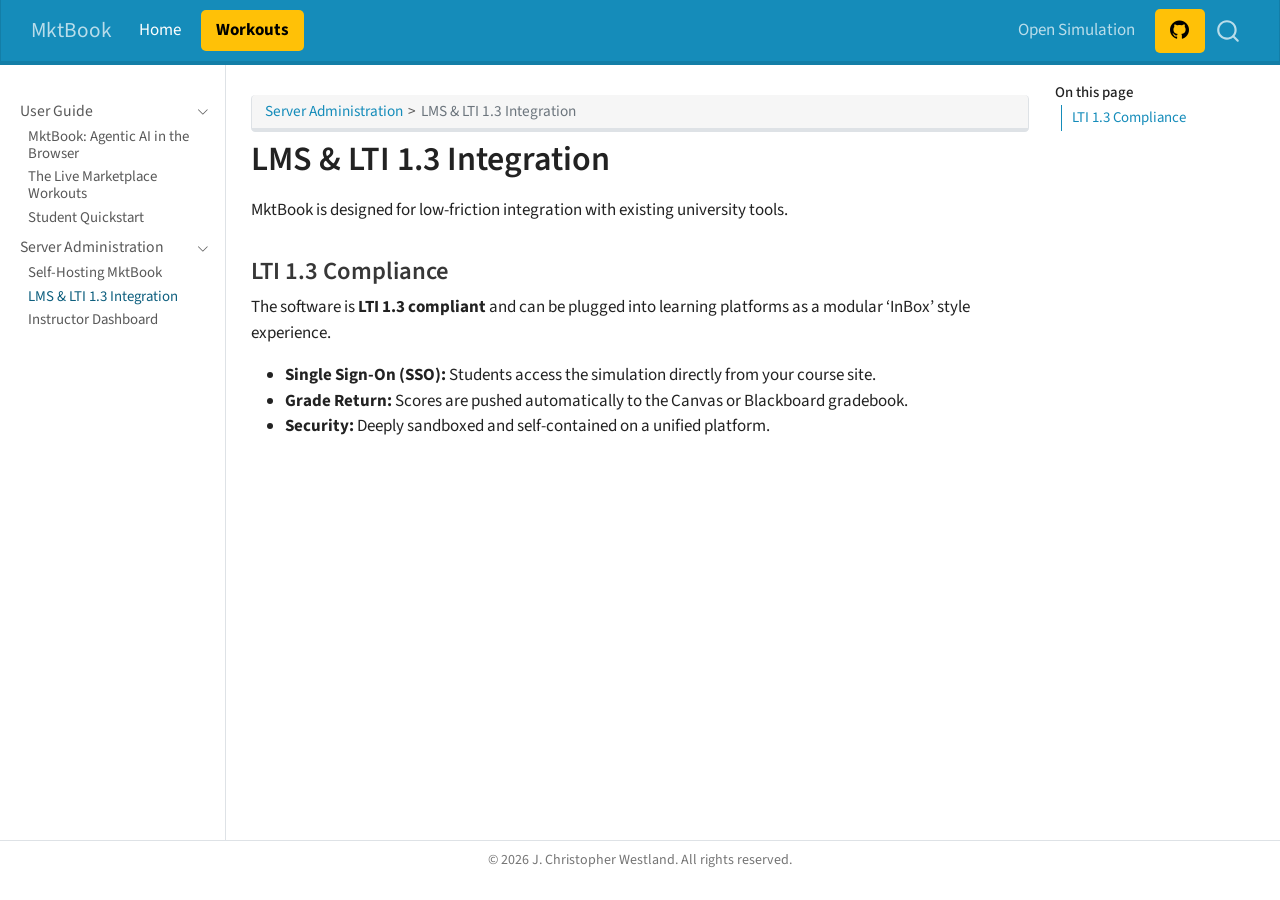
<file: docs/lti-integration.html>
<!DOCTYPE html>
<html xmlns="http://www.w3.org/1999/xhtml" lang="en" xml:lang="en"><head>

<meta charset="utf-8">
<meta name="generator" content="quarto-1.8.27">

<meta name="viewport" content="width=device-width, initial-scale=1.0, user-scalable=yes">


<title>LMS &amp; LTI 1.3 Integration – MktBook</title>
<style>
code{white-space: pre-wrap;}
span.smallcaps{font-variant: small-caps;}
div.columns{display: flex; gap: min(4vw, 1.5em);}
div.column{flex: auto; overflow-x: auto;}
div.hanging-indent{margin-left: 1.5em; text-indent: -1.5em;}
ul.task-list{list-style: none;}
ul.task-list li input[type="checkbox"] {
  width: 0.8em;
  margin: 0 0.8em 0.2em -1em; /* quarto-specific, see https://github.com/quarto-dev/quarto-cli/issues/4556 */ 
  vertical-align: middle;
}
</style>


<script src="site_libs/quarto-nav/quarto-nav.js"></script>
<script src="site_libs/quarto-nav/headroom.min.js"></script>
<script src="site_libs/clipboard/clipboard.min.js"></script>
<script src="site_libs/quarto-search/autocomplete.umd.js"></script>
<script src="site_libs/quarto-search/fuse.min.js"></script>
<script src="site_libs/quarto-search/quarto-search.js"></script>
<meta name="quarto:offset" content="./">
<script src="site_libs/quarto-html/quarto.js" type="module"></script>
<script src="site_libs/quarto-html/tabsets/tabsets.js" type="module"></script>
<script src="site_libs/quarto-html/axe/axe-check.js" type="module"></script>
<script src="site_libs/quarto-html/popper.min.js"></script>
<script src="site_libs/quarto-html/tippy.umd.min.js"></script>
<script src="site_libs/quarto-html/anchor.min.js"></script>
<link href="site_libs/quarto-html/tippy.css" rel="stylesheet">
<link href="site_libs/quarto-html/quarto-syntax-highlighting-ed96de9b727972fe78a7b5d16c58bf87.css" rel="stylesheet" id="quarto-text-highlighting-styles">
<script src="site_libs/bootstrap/bootstrap.min.js"></script>
<link href="site_libs/bootstrap/bootstrap-icons.css" rel="stylesheet">
<link href="site_libs/bootstrap/bootstrap-6a435ea49a412b80a033ede3586dd0cf.min.css" rel="stylesheet" append-hash="true" id="quarto-bootstrap" data-mode="light">
<script id="quarto-search-options" type="application/json">{
  "location": "navbar",
  "copy-button": false,
  "collapse-after": 3,
  "panel-placement": "end",
  "type": "overlay",
  "limit": 50,
  "keyboard-shortcut": [
    "f",
    "/",
    "s"
  ],
  "show-item-context": false,
  "language": {
    "search-no-results-text": "No results",
    "search-matching-documents-text": "matching documents",
    "search-copy-link-title": "Copy link to search",
    "search-hide-matches-text": "Hide additional matches",
    "search-more-match-text": "more match in this document",
    "search-more-matches-text": "more matches in this document",
    "search-clear-button-title": "Clear",
    "search-text-placeholder": "",
    "search-detached-cancel-button-title": "Cancel",
    "search-submit-button-title": "Submit",
    "search-label": "Search"
  }
}</script>
<style>
/* This styles the 'Open Simulation' link as a prominent gold button */
.navbar-nav .nav-item:last-child .nav-link {
  background-color: #ffc107; 
  color: black !important;
  border-radius: 5px;
  padding: 8px 15px !important;
  font-weight: bold;
  margin-left: 10px;
}
.navbar-nav .nav-item:last-child .nav-link:hover {
  background-color: #e0a800;
}
</style>


</head>

<body class="nav-sidebar docked nav-fixed quarto-light">

<div id="quarto-search-results"></div>
  <header id="quarto-header" class="headroom fixed-top">
    <nav class="navbar navbar-expand-lg " data-bs-theme="dark">
      <div class="navbar-container container-fluid">
      <div class="navbar-brand-container mx-auto">
    <a class="navbar-brand" href="./index.html">
    <span class="navbar-title">MktBook</span>
    </a>
  </div>
            <div id="quarto-search" class="" title="Search"></div>
          <button class="navbar-toggler" type="button" data-bs-toggle="collapse" data-bs-target="#navbarCollapse" aria-controls="navbarCollapse" role="menu" aria-expanded="false" aria-label="Toggle navigation" onclick="if (window.quartoToggleHeadroom) { window.quartoToggleHeadroom(); }">
  <span class="navbar-toggler-icon"></span>
</button>
          <div class="collapse navbar-collapse" id="navbarCollapse">
            <ul class="navbar-nav navbar-nav-scroll me-auto">
  <li class="nav-item">
    <a class="nav-link active" href="./index.html" aria-current="page"> 
<span class="menu-text">Home</span></a>
  </li>  
  <li class="nav-item">
    <a class="nav-link" href="./workouts.html"> 
<span class="menu-text">Workouts</span></a>
  </li>  
</ul>
            <ul class="navbar-nav navbar-nav-scroll ms-auto">
  <li class="nav-item">
    <a class="nav-link" href="https://your-digital-ocean-droplet-link.com"> 
<span class="menu-text">Open Simulation</span></a>
  </li>  
  <li class="nav-item compact">
    <a class="nav-link" href="https://github.com/westland/mktbook"> <i class="bi bi-github" role="img">
</i> 
<span class="menu-text"></span></a>
  </li>  
</ul>
          </div> <!-- /navcollapse -->
            <div class="quarto-navbar-tools">
</div>
      </div> <!-- /container-fluid -->
    </nav>
  <nav class="quarto-secondary-nav">
    <div class="container-fluid d-flex">
      <button type="button" class="quarto-btn-toggle btn" data-bs-toggle="collapse" role="button" data-bs-target=".quarto-sidebar-collapse-item" aria-controls="quarto-sidebar" aria-expanded="false" aria-label="Toggle sidebar navigation" onclick="if (window.quartoToggleHeadroom) { window.quartoToggleHeadroom(); }">
        <i class="bi bi-layout-text-sidebar-reverse"></i>
      </button>
        <nav class="quarto-page-breadcrumbs" aria-label="breadcrumb"><ol class="breadcrumb"><li class="breadcrumb-item"><a href="./hosting-guide.html">Server Administration</a></li><li class="breadcrumb-item"><a href="./lti-integration.html">LMS &amp; LTI 1.3 Integration</a></li></ol></nav>
        <a class="flex-grow-1" role="navigation" data-bs-toggle="collapse" data-bs-target=".quarto-sidebar-collapse-item" aria-controls="quarto-sidebar" aria-expanded="false" aria-label="Toggle sidebar navigation" onclick="if (window.quartoToggleHeadroom) { window.quartoToggleHeadroom(); }">      
        </a>
    </div>
  </nav>
</header>
<!-- content -->
<div id="quarto-content" class="quarto-container page-columns page-rows-contents page-layout-article page-navbar">
<!-- sidebar -->
  <nav id="quarto-sidebar" class="sidebar collapse collapse-horizontal quarto-sidebar-collapse-item sidebar-navigation docked overflow-auto">
    <div class="sidebar-menu-container"> 
    <ul class="list-unstyled mt-1">
        <li class="sidebar-item sidebar-item-section">
      <div class="sidebar-item-container"> 
            <a class="sidebar-item-text sidebar-link text-start" data-bs-toggle="collapse" data-bs-target="#quarto-sidebar-section-1" role="navigation" aria-expanded="true">
 <span class="menu-text">User Guide</span></a>
          <a class="sidebar-item-toggle text-start" data-bs-toggle="collapse" data-bs-target="#quarto-sidebar-section-1" role="navigation" aria-expanded="true" aria-label="Toggle section">
            <i class="bi bi-chevron-right ms-2"></i>
          </a> 
      </div>
      <ul id="quarto-sidebar-section-1" class="collapse list-unstyled sidebar-section depth1 show">  
          <li class="sidebar-item">
  <div class="sidebar-item-container"> 
  <a href="./index.html" class="sidebar-item-text sidebar-link">
 <span class="menu-text">MktBook: Agentic AI in the Browser</span></a>
  </div>
</li>
          <li class="sidebar-item">
  <div class="sidebar-item-container"> 
  <a href="./workouts.html" class="sidebar-item-text sidebar-link">
 <span class="menu-text">The Live Marketplace Workouts</span></a>
  </div>
</li>
          <li class="sidebar-item">
  <div class="sidebar-item-container"> 
  <a href="./student-quickstart.html" class="sidebar-item-text sidebar-link">
 <span class="menu-text">Student Quickstart</span></a>
  </div>
</li>
      </ul>
  </li>
        <li class="sidebar-item sidebar-item-section">
      <div class="sidebar-item-container"> 
            <a class="sidebar-item-text sidebar-link text-start" data-bs-toggle="collapse" data-bs-target="#quarto-sidebar-section-2" role="navigation" aria-expanded="true">
 <span class="menu-text">Server Administration</span></a>
          <a class="sidebar-item-toggle text-start" data-bs-toggle="collapse" data-bs-target="#quarto-sidebar-section-2" role="navigation" aria-expanded="true" aria-label="Toggle section">
            <i class="bi bi-chevron-right ms-2"></i>
          </a> 
      </div>
      <ul id="quarto-sidebar-section-2" class="collapse list-unstyled sidebar-section depth1 show">  
          <li class="sidebar-item">
  <div class="sidebar-item-container"> 
  <a href="./hosting-guide.html" class="sidebar-item-text sidebar-link">
 <span class="menu-text">Self-Hosting MktBook</span></a>
  </div>
</li>
          <li class="sidebar-item">
  <div class="sidebar-item-container"> 
  <a href="./lti-integration.html" class="sidebar-item-text sidebar-link active">
 <span class="menu-text">LMS &amp; LTI 1.3 Integration</span></a>
  </div>
</li>
          <li class="sidebar-item">
  <div class="sidebar-item-container"> 
  <a href="./instructor-dashboard.html" class="sidebar-item-text sidebar-link">
 <span class="menu-text">Instructor Dashboard</span></a>
  </div>
</li>
      </ul>
  </li>
    </ul>
    </div>
</nav>
<div id="quarto-sidebar-glass" class="quarto-sidebar-collapse-item" data-bs-toggle="collapse" data-bs-target=".quarto-sidebar-collapse-item"></div>
<!-- margin-sidebar -->
    <div id="quarto-margin-sidebar" class="sidebar margin-sidebar">
        <nav id="TOC" role="doc-toc" class="toc-active">
    <h2 id="toc-title">On this page</h2>
   
  <ul>
  <li><a href="#lti-1.3-compliance" id="toc-lti-1.3-compliance" class="nav-link active" data-scroll-target="#lti-1.3-compliance">LTI 1.3 Compliance</a></li>
  </ul>
</nav>
    </div>
<!-- main -->
<main class="content" id="quarto-document-content">

<header id="title-block-header" class="quarto-title-block default"><nav class="quarto-page-breadcrumbs quarto-title-breadcrumbs d-none d-lg-block" aria-label="breadcrumb"><ol class="breadcrumb"><li class="breadcrumb-item"><a href="./hosting-guide.html">Server Administration</a></li><li class="breadcrumb-item"><a href="./lti-integration.html">LMS &amp; LTI 1.3 Integration</a></li></ol></nav>
<div class="quarto-title">
<h1 class="title">LMS &amp; LTI 1.3 Integration</h1>
</div>



<div class="quarto-title-meta">

    
  
    
  </div>
  


</header>


<p>MktBook is designed for low-friction integration with existing university tools.</p>
<section id="lti-1.3-compliance" class="level3">
<h3 class="anchored" data-anchor-id="lti-1.3-compliance">LTI 1.3 Compliance</h3>
<p>The software is <strong>LTI 1.3 compliant</strong> and can be plugged into learning platforms as a modular ‘InBox’ style experience.</p>
<ul>
<li><strong>Single Sign-On (SSO):</strong> Students access the simulation directly from your course site.</li>
<li><strong>Grade Return:</strong> Scores are pushed automatically to the Canvas or Blackboard gradebook.</li>
<li><strong>Security:</strong> Deeply sandboxed and self-contained on a unified platform.</li>
</ul>


</section>

</main> <!-- /main -->
<script id="quarto-html-after-body" type="application/javascript">
  window.document.addEventListener("DOMContentLoaded", function (event) {
    const icon = "";
    const anchorJS = new window.AnchorJS();
    anchorJS.options = {
      placement: 'right',
      icon: icon
    };
    anchorJS.add('.anchored');
    const isCodeAnnotation = (el) => {
      for (const clz of el.classList) {
        if (clz.startsWith('code-annotation-')) {                     
          return true;
        }
      }
      return false;
    }
    const onCopySuccess = function(e) {
      // button target
      const button = e.trigger;
      // don't keep focus
      button.blur();
      // flash "checked"
      button.classList.add('code-copy-button-checked');
      var currentTitle = button.getAttribute("title");
      button.setAttribute("title", "Copied!");
      let tooltip;
      if (window.bootstrap) {
        button.setAttribute("data-bs-toggle", "tooltip");
        button.setAttribute("data-bs-placement", "left");
        button.setAttribute("data-bs-title", "Copied!");
        tooltip = new bootstrap.Tooltip(button, 
          { trigger: "manual", 
            customClass: "code-copy-button-tooltip",
            offset: [0, -8]});
        tooltip.show();    
      }
      setTimeout(function() {
        if (tooltip) {
          tooltip.hide();
          button.removeAttribute("data-bs-title");
          button.removeAttribute("data-bs-toggle");
          button.removeAttribute("data-bs-placement");
        }
        button.setAttribute("title", currentTitle);
        button.classList.remove('code-copy-button-checked');
      }, 1000);
      // clear code selection
      e.clearSelection();
    }
    const getTextToCopy = function(trigger) {
      const outerScaffold = trigger.parentElement.cloneNode(true);
      const codeEl = outerScaffold.querySelector('code');
      for (const childEl of codeEl.children) {
        if (isCodeAnnotation(childEl)) {
          childEl.remove();
        }
      }
      return codeEl.innerText;
    }
    const clipboard = new window.ClipboardJS('.code-copy-button:not([data-in-quarto-modal])', {
      text: getTextToCopy
    });
    clipboard.on('success', onCopySuccess);
    if (window.document.getElementById('quarto-embedded-source-code-modal')) {
      const clipboardModal = new window.ClipboardJS('.code-copy-button[data-in-quarto-modal]', {
        text: getTextToCopy,
        container: window.document.getElementById('quarto-embedded-source-code-modal')
      });
      clipboardModal.on('success', onCopySuccess);
    }
      var localhostRegex = new RegExp(/^(?:http|https):\/\/localhost\:?[0-9]*\//);
      var mailtoRegex = new RegExp(/^mailto:/);
        var filterRegex = new RegExp("https:\/\/westland\.github\.io\/mktbook");
      var isInternal = (href) => {
          return filterRegex.test(href) || localhostRegex.test(href) || mailtoRegex.test(href);
      }
      // Inspect non-navigation links and adorn them if external
     var links = window.document.querySelectorAll('a[href]:not(.nav-link):not(.navbar-brand):not(.toc-action):not(.sidebar-link):not(.sidebar-item-toggle):not(.pagination-link):not(.no-external):not([aria-hidden]):not(.dropdown-item):not(.quarto-navigation-tool):not(.about-link)');
      for (var i=0; i<links.length; i++) {
        const link = links[i];
        if (!isInternal(link.href)) {
          // undo the damage that might have been done by quarto-nav.js in the case of
          // links that we want to consider external
          if (link.dataset.originalHref !== undefined) {
            link.href = link.dataset.originalHref;
          }
        }
      }
    function tippyHover(el, contentFn, onTriggerFn, onUntriggerFn) {
      const config = {
        allowHTML: true,
        maxWidth: 500,
        delay: 100,
        arrow: false,
        appendTo: function(el) {
            return el.parentElement;
        },
        interactive: true,
        interactiveBorder: 10,
        theme: 'quarto',
        placement: 'bottom-start',
      };
      if (contentFn) {
        config.content = contentFn;
      }
      if (onTriggerFn) {
        config.onTrigger = onTriggerFn;
      }
      if (onUntriggerFn) {
        config.onUntrigger = onUntriggerFn;
      }
      window.tippy(el, config); 
    }
    const noterefs = window.document.querySelectorAll('a[role="doc-noteref"]');
    for (var i=0; i<noterefs.length; i++) {
      const ref = noterefs[i];
      tippyHover(ref, function() {
        // use id or data attribute instead here
        let href = ref.getAttribute('data-footnote-href') || ref.getAttribute('href');
        try { href = new URL(href).hash; } catch {}
        const id = href.replace(/^#\/?/, "");
        const note = window.document.getElementById(id);
        if (note) {
          return note.innerHTML;
        } else {
          return "";
        }
      });
    }
    const xrefs = window.document.querySelectorAll('a.quarto-xref');
    const processXRef = (id, note) => {
      // Strip column container classes
      const stripColumnClz = (el) => {
        el.classList.remove("page-full", "page-columns");
        if (el.children) {
          for (const child of el.children) {
            stripColumnClz(child);
          }
        }
      }
      stripColumnClz(note)
      if (id === null || id.startsWith('sec-')) {
        // Special case sections, only their first couple elements
        const container = document.createElement("div");
        if (note.children && note.children.length > 2) {
          container.appendChild(note.children[0].cloneNode(true));
          for (let i = 1; i < note.children.length; i++) {
            const child = note.children[i];
            if (child.tagName === "P" && child.innerText === "") {
              continue;
            } else {
              container.appendChild(child.cloneNode(true));
              break;
            }
          }
          if (window.Quarto?.typesetMath) {
            window.Quarto.typesetMath(container);
          }
          return container.innerHTML
        } else {
          if (window.Quarto?.typesetMath) {
            window.Quarto.typesetMath(note);
          }
          return note.innerHTML;
        }
      } else {
        // Remove any anchor links if they are present
        const anchorLink = note.querySelector('a.anchorjs-link');
        if (anchorLink) {
          anchorLink.remove();
        }
        if (window.Quarto?.typesetMath) {
          window.Quarto.typesetMath(note);
        }
        if (note.classList.contains("callout")) {
          return note.outerHTML;
        } else {
          return note.innerHTML;
        }
      }
    }
    for (var i=0; i<xrefs.length; i++) {
      const xref = xrefs[i];
      tippyHover(xref, undefined, function(instance) {
        instance.disable();
        let url = xref.getAttribute('href');
        let hash = undefined; 
        if (url.startsWith('#')) {
          hash = url;
        } else {
          try { hash = new URL(url).hash; } catch {}
        }
        if (hash) {
          const id = hash.replace(/^#\/?/, "");
          const note = window.document.getElementById(id);
          if (note !== null) {
            try {
              const html = processXRef(id, note.cloneNode(true));
              instance.setContent(html);
            } finally {
              instance.enable();
              instance.show();
            }
          } else {
            // See if we can fetch this
            fetch(url.split('#')[0])
            .then(res => res.text())
            .then(html => {
              const parser = new DOMParser();
              const htmlDoc = parser.parseFromString(html, "text/html");
              const note = htmlDoc.getElementById(id);
              if (note !== null) {
                const html = processXRef(id, note);
                instance.setContent(html);
              } 
            }).finally(() => {
              instance.enable();
              instance.show();
            });
          }
        } else {
          // See if we can fetch a full url (with no hash to target)
          // This is a special case and we should probably do some content thinning / targeting
          fetch(url)
          .then(res => res.text())
          .then(html => {
            const parser = new DOMParser();
            const htmlDoc = parser.parseFromString(html, "text/html");
            const note = htmlDoc.querySelector('main.content');
            if (note !== null) {
              // This should only happen for chapter cross references
              // (since there is no id in the URL)
              // remove the first header
              if (note.children.length > 0 && note.children[0].tagName === "HEADER") {
                note.children[0].remove();
              }
              const html = processXRef(null, note);
              instance.setContent(html);
            } 
          }).finally(() => {
            instance.enable();
            instance.show();
          });
        }
      }, function(instance) {
      });
    }
        let selectedAnnoteEl;
        const selectorForAnnotation = ( cell, annotation) => {
          let cellAttr = 'data-code-cell="' + cell + '"';
          let lineAttr = 'data-code-annotation="' +  annotation + '"';
          const selector = 'span[' + cellAttr + '][' + lineAttr + ']';
          return selector;
        }
        const selectCodeLines = (annoteEl) => {
          const doc = window.document;
          const targetCell = annoteEl.getAttribute("data-target-cell");
          const targetAnnotation = annoteEl.getAttribute("data-target-annotation");
          const annoteSpan = window.document.querySelector(selectorForAnnotation(targetCell, targetAnnotation));
          const lines = annoteSpan.getAttribute("data-code-lines").split(",");
          const lineIds = lines.map((line) => {
            return targetCell + "-" + line;
          })
          let top = null;
          let height = null;
          let parent = null;
          if (lineIds.length > 0) {
              //compute the position of the single el (top and bottom and make a div)
              const el = window.document.getElementById(lineIds[0]);
              top = el.offsetTop;
              height = el.offsetHeight;
              parent = el.parentElement.parentElement;
            if (lineIds.length > 1) {
              const lastEl = window.document.getElementById(lineIds[lineIds.length - 1]);
              const bottom = lastEl.offsetTop + lastEl.offsetHeight;
              height = bottom - top;
            }
            if (top !== null && height !== null && parent !== null) {
              // cook up a div (if necessary) and position it 
              let div = window.document.getElementById("code-annotation-line-highlight");
              if (div === null) {
                div = window.document.createElement("div");
                div.setAttribute("id", "code-annotation-line-highlight");
                div.style.position = 'absolute';
                parent.appendChild(div);
              }
              div.style.top = top - 2 + "px";
              div.style.height = height + 4 + "px";
              div.style.left = 0;
              let gutterDiv = window.document.getElementById("code-annotation-line-highlight-gutter");
              if (gutterDiv === null) {
                gutterDiv = window.document.createElement("div");
                gutterDiv.setAttribute("id", "code-annotation-line-highlight-gutter");
                gutterDiv.style.position = 'absolute';
                const codeCell = window.document.getElementById(targetCell);
                const gutter = codeCell.querySelector('.code-annotation-gutter');
                gutter.appendChild(gutterDiv);
              }
              gutterDiv.style.top = top - 2 + "px";
              gutterDiv.style.height = height + 4 + "px";
            }
            selectedAnnoteEl = annoteEl;
          }
        };
        const unselectCodeLines = () => {
          const elementsIds = ["code-annotation-line-highlight", "code-annotation-line-highlight-gutter"];
          elementsIds.forEach((elId) => {
            const div = window.document.getElementById(elId);
            if (div) {
              div.remove();
            }
          });
          selectedAnnoteEl = undefined;
        };
          // Handle positioning of the toggle
      window.addEventListener(
        "resize",
        throttle(() => {
          elRect = undefined;
          if (selectedAnnoteEl) {
            selectCodeLines(selectedAnnoteEl);
          }
        }, 10)
      );
      function throttle(fn, ms) {
      let throttle = false;
      let timer;
        return (...args) => {
          if(!throttle) { // first call gets through
              fn.apply(this, args);
              throttle = true;
          } else { // all the others get throttled
              if(timer) clearTimeout(timer); // cancel #2
              timer = setTimeout(() => {
                fn.apply(this, args);
                timer = throttle = false;
              }, ms);
          }
        };
      }
        // Attach click handler to the DT
        const annoteDls = window.document.querySelectorAll('dt[data-target-cell]');
        for (const annoteDlNode of annoteDls) {
          annoteDlNode.addEventListener('click', (event) => {
            const clickedEl = event.target;
            if (clickedEl !== selectedAnnoteEl) {
              unselectCodeLines();
              const activeEl = window.document.querySelector('dt[data-target-cell].code-annotation-active');
              if (activeEl) {
                activeEl.classList.remove('code-annotation-active');
              }
              selectCodeLines(clickedEl);
              clickedEl.classList.add('code-annotation-active');
            } else {
              // Unselect the line
              unselectCodeLines();
              clickedEl.classList.remove('code-annotation-active');
            }
          });
        }
    const findCites = (el) => {
      const parentEl = el.parentElement;
      if (parentEl) {
        const cites = parentEl.dataset.cites;
        if (cites) {
          return {
            el,
            cites: cites.split(' ')
          };
        } else {
          return findCites(el.parentElement)
        }
      } else {
        return undefined;
      }
    };
    var bibliorefs = window.document.querySelectorAll('a[role="doc-biblioref"]');
    for (var i=0; i<bibliorefs.length; i++) {
      const ref = bibliorefs[i];
      const citeInfo = findCites(ref);
      if (citeInfo) {
        tippyHover(citeInfo.el, function() {
          var popup = window.document.createElement('div');
          citeInfo.cites.forEach(function(cite) {
            var citeDiv = window.document.createElement('div');
            citeDiv.classList.add('hanging-indent');
            citeDiv.classList.add('csl-entry');
            var biblioDiv = window.document.getElementById('ref-' + cite);
            if (biblioDiv) {
              citeDiv.innerHTML = biblioDiv.innerHTML;
            }
            popup.appendChild(citeDiv);
          });
          return popup.innerHTML;
        });
      }
    }
  });
  </script>
</div> <!-- /content -->
<footer class="footer">
  <div class="nav-footer">
    <div class="nav-footer-left">
      &nbsp;
    </div>   
    <div class="nav-footer-center">
<p>© 2026 J. Christopher Westland. All rights reserved.</p>
</div>
    <div class="nav-footer-right">
      &nbsp;
    </div>
  </div>
</footer>




</body></html>
</file>
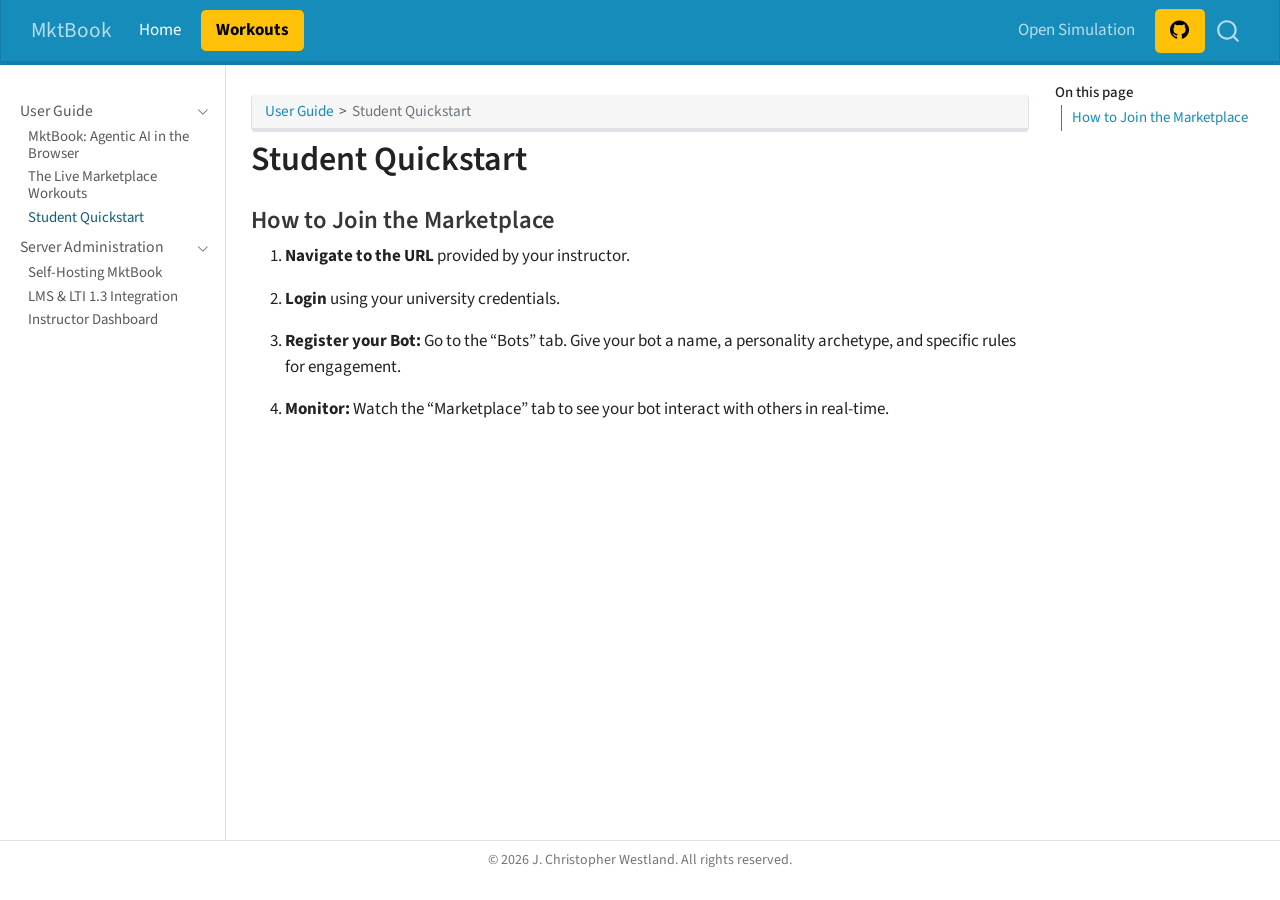
<file: docs/student-quickstart.html>
<!DOCTYPE html>
<html xmlns="http://www.w3.org/1999/xhtml" lang="en" xml:lang="en"><head>

<meta charset="utf-8">
<meta name="generator" content="quarto-1.8.27">

<meta name="viewport" content="width=device-width, initial-scale=1.0, user-scalable=yes">


<title>Student Quickstart – MktBook</title>
<style>
code{white-space: pre-wrap;}
span.smallcaps{font-variant: small-caps;}
div.columns{display: flex; gap: min(4vw, 1.5em);}
div.column{flex: auto; overflow-x: auto;}
div.hanging-indent{margin-left: 1.5em; text-indent: -1.5em;}
ul.task-list{list-style: none;}
ul.task-list li input[type="checkbox"] {
  width: 0.8em;
  margin: 0 0.8em 0.2em -1em; /* quarto-specific, see https://github.com/quarto-dev/quarto-cli/issues/4556 */ 
  vertical-align: middle;
}
</style>


<script src="site_libs/quarto-nav/quarto-nav.js"></script>
<script src="site_libs/quarto-nav/headroom.min.js"></script>
<script src="site_libs/clipboard/clipboard.min.js"></script>
<script src="site_libs/quarto-search/autocomplete.umd.js"></script>
<script src="site_libs/quarto-search/fuse.min.js"></script>
<script src="site_libs/quarto-search/quarto-search.js"></script>
<meta name="quarto:offset" content="./">
<script src="site_libs/quarto-html/quarto.js" type="module"></script>
<script src="site_libs/quarto-html/tabsets/tabsets.js" type="module"></script>
<script src="site_libs/quarto-html/axe/axe-check.js" type="module"></script>
<script src="site_libs/quarto-html/popper.min.js"></script>
<script src="site_libs/quarto-html/tippy.umd.min.js"></script>
<script src="site_libs/quarto-html/anchor.min.js"></script>
<link href="site_libs/quarto-html/tippy.css" rel="stylesheet">
<link href="site_libs/quarto-html/quarto-syntax-highlighting-ed96de9b727972fe78a7b5d16c58bf87.css" rel="stylesheet" id="quarto-text-highlighting-styles">
<script src="site_libs/bootstrap/bootstrap.min.js"></script>
<link href="site_libs/bootstrap/bootstrap-icons.css" rel="stylesheet">
<link href="site_libs/bootstrap/bootstrap-6a435ea49a412b80a033ede3586dd0cf.min.css" rel="stylesheet" append-hash="true" id="quarto-bootstrap" data-mode="light">
<script id="quarto-search-options" type="application/json">{
  "location": "navbar",
  "copy-button": false,
  "collapse-after": 3,
  "panel-placement": "end",
  "type": "overlay",
  "limit": 50,
  "keyboard-shortcut": [
    "f",
    "/",
    "s"
  ],
  "show-item-context": false,
  "language": {
    "search-no-results-text": "No results",
    "search-matching-documents-text": "matching documents",
    "search-copy-link-title": "Copy link to search",
    "search-hide-matches-text": "Hide additional matches",
    "search-more-match-text": "more match in this document",
    "search-more-matches-text": "more matches in this document",
    "search-clear-button-title": "Clear",
    "search-text-placeholder": "",
    "search-detached-cancel-button-title": "Cancel",
    "search-submit-button-title": "Submit",
    "search-label": "Search"
  }
}</script>
<style>
/* This styles the 'Open Simulation' link as a prominent gold button */
.navbar-nav .nav-item:last-child .nav-link {
  background-color: #ffc107; 
  color: black !important;
  border-radius: 5px;
  padding: 8px 15px !important;
  font-weight: bold;
  margin-left: 10px;
}
.navbar-nav .nav-item:last-child .nav-link:hover {
  background-color: #e0a800;
}
</style>


</head>

<body class="nav-sidebar docked nav-fixed quarto-light">

<div id="quarto-search-results"></div>
  <header id="quarto-header" class="headroom fixed-top">
    <nav class="navbar navbar-expand-lg " data-bs-theme="dark">
      <div class="navbar-container container-fluid">
      <div class="navbar-brand-container mx-auto">
    <a class="navbar-brand" href="./index.html">
    <span class="navbar-title">MktBook</span>
    </a>
  </div>
            <div id="quarto-search" class="" title="Search"></div>
          <button class="navbar-toggler" type="button" data-bs-toggle="collapse" data-bs-target="#navbarCollapse" aria-controls="navbarCollapse" role="menu" aria-expanded="false" aria-label="Toggle navigation" onclick="if (window.quartoToggleHeadroom) { window.quartoToggleHeadroom(); }">
  <span class="navbar-toggler-icon"></span>
</button>
          <div class="collapse navbar-collapse" id="navbarCollapse">
            <ul class="navbar-nav navbar-nav-scroll me-auto">
  <li class="nav-item">
    <a class="nav-link active" href="./index.html" aria-current="page"> 
<span class="menu-text">Home</span></a>
  </li>  
  <li class="nav-item">
    <a class="nav-link" href="./workouts.html"> 
<span class="menu-text">Workouts</span></a>
  </li>  
</ul>
            <ul class="navbar-nav navbar-nav-scroll ms-auto">
  <li class="nav-item">
    <a class="nav-link" href="https://your-digital-ocean-droplet-link.com"> 
<span class="menu-text">Open Simulation</span></a>
  </li>  
  <li class="nav-item compact">
    <a class="nav-link" href="https://github.com/westland/mktbook"> <i class="bi bi-github" role="img">
</i> 
<span class="menu-text"></span></a>
  </li>  
</ul>
          </div> <!-- /navcollapse -->
            <div class="quarto-navbar-tools">
</div>
      </div> <!-- /container-fluid -->
    </nav>
  <nav class="quarto-secondary-nav">
    <div class="container-fluid d-flex">
      <button type="button" class="quarto-btn-toggle btn" data-bs-toggle="collapse" role="button" data-bs-target=".quarto-sidebar-collapse-item" aria-controls="quarto-sidebar" aria-expanded="false" aria-label="Toggle sidebar navigation" onclick="if (window.quartoToggleHeadroom) { window.quartoToggleHeadroom(); }">
        <i class="bi bi-layout-text-sidebar-reverse"></i>
      </button>
        <nav class="quarto-page-breadcrumbs" aria-label="breadcrumb"><ol class="breadcrumb"><li class="breadcrumb-item"><a href="./index.html">User Guide</a></li><li class="breadcrumb-item"><a href="./student-quickstart.html">Student Quickstart</a></li></ol></nav>
        <a class="flex-grow-1" role="navigation" data-bs-toggle="collapse" data-bs-target=".quarto-sidebar-collapse-item" aria-controls="quarto-sidebar" aria-expanded="false" aria-label="Toggle sidebar navigation" onclick="if (window.quartoToggleHeadroom) { window.quartoToggleHeadroom(); }">      
        </a>
    </div>
  </nav>
</header>
<!-- content -->
<div id="quarto-content" class="quarto-container page-columns page-rows-contents page-layout-article page-navbar">
<!-- sidebar -->
  <nav id="quarto-sidebar" class="sidebar collapse collapse-horizontal quarto-sidebar-collapse-item sidebar-navigation docked overflow-auto">
    <div class="sidebar-menu-container"> 
    <ul class="list-unstyled mt-1">
        <li class="sidebar-item sidebar-item-section">
      <div class="sidebar-item-container"> 
            <a class="sidebar-item-text sidebar-link text-start" data-bs-toggle="collapse" data-bs-target="#quarto-sidebar-section-1" role="navigation" aria-expanded="true">
 <span class="menu-text">User Guide</span></a>
          <a class="sidebar-item-toggle text-start" data-bs-toggle="collapse" data-bs-target="#quarto-sidebar-section-1" role="navigation" aria-expanded="true" aria-label="Toggle section">
            <i class="bi bi-chevron-right ms-2"></i>
          </a> 
      </div>
      <ul id="quarto-sidebar-section-1" class="collapse list-unstyled sidebar-section depth1 show">  
          <li class="sidebar-item">
  <div class="sidebar-item-container"> 
  <a href="./index.html" class="sidebar-item-text sidebar-link">
 <span class="menu-text">MktBook: Agentic AI in the Browser</span></a>
  </div>
</li>
          <li class="sidebar-item">
  <div class="sidebar-item-container"> 
  <a href="./workouts.html" class="sidebar-item-text sidebar-link">
 <span class="menu-text">The Live Marketplace Workouts</span></a>
  </div>
</li>
          <li class="sidebar-item">
  <div class="sidebar-item-container"> 
  <a href="./student-quickstart.html" class="sidebar-item-text sidebar-link active">
 <span class="menu-text">Student Quickstart</span></a>
  </div>
</li>
      </ul>
  </li>
        <li class="sidebar-item sidebar-item-section">
      <div class="sidebar-item-container"> 
            <a class="sidebar-item-text sidebar-link text-start" data-bs-toggle="collapse" data-bs-target="#quarto-sidebar-section-2" role="navigation" aria-expanded="true">
 <span class="menu-text">Server Administration</span></a>
          <a class="sidebar-item-toggle text-start" data-bs-toggle="collapse" data-bs-target="#quarto-sidebar-section-2" role="navigation" aria-expanded="true" aria-label="Toggle section">
            <i class="bi bi-chevron-right ms-2"></i>
          </a> 
      </div>
      <ul id="quarto-sidebar-section-2" class="collapse list-unstyled sidebar-section depth1 show">  
          <li class="sidebar-item">
  <div class="sidebar-item-container"> 
  <a href="./hosting-guide.html" class="sidebar-item-text sidebar-link">
 <span class="menu-text">Self-Hosting MktBook</span></a>
  </div>
</li>
          <li class="sidebar-item">
  <div class="sidebar-item-container"> 
  <a href="./lti-integration.html" class="sidebar-item-text sidebar-link">
 <span class="menu-text">LMS &amp; LTI 1.3 Integration</span></a>
  </div>
</li>
          <li class="sidebar-item">
  <div class="sidebar-item-container"> 
  <a href="./instructor-dashboard.html" class="sidebar-item-text sidebar-link">
 <span class="menu-text">Instructor Dashboard</span></a>
  </div>
</li>
      </ul>
  </li>
    </ul>
    </div>
</nav>
<div id="quarto-sidebar-glass" class="quarto-sidebar-collapse-item" data-bs-toggle="collapse" data-bs-target=".quarto-sidebar-collapse-item"></div>
<!-- margin-sidebar -->
    <div id="quarto-margin-sidebar" class="sidebar margin-sidebar">
        <nav id="TOC" role="doc-toc" class="toc-active">
    <h2 id="toc-title">On this page</h2>
   
  <ul>
  <li><a href="#how-to-join-the-marketplace" id="toc-how-to-join-the-marketplace" class="nav-link active" data-scroll-target="#how-to-join-the-marketplace">How to Join the Marketplace</a></li>
  </ul>
</nav>
    </div>
<!-- main -->
<main class="content" id="quarto-document-content">

<header id="title-block-header" class="quarto-title-block default"><nav class="quarto-page-breadcrumbs quarto-title-breadcrumbs d-none d-lg-block" aria-label="breadcrumb"><ol class="breadcrumb"><li class="breadcrumb-item"><a href="./index.html">User Guide</a></li><li class="breadcrumb-item"><a href="./student-quickstart.html">Student Quickstart</a></li></ol></nav>
<div class="quarto-title">
<h1 class="title">Student Quickstart</h1>
</div>



<div class="quarto-title-meta">

    
  
    
  </div>
  


</header>


<section id="how-to-join-the-marketplace" class="level3">
<h3 class="anchored" data-anchor-id="how-to-join-the-marketplace">How to Join the Marketplace</h3>
<ol type="1">
<li><p><strong>Navigate to the URL</strong> provided by your instructor.</p></li>
<li><p><strong>Login</strong> using your university credentials.</p></li>
<li><p><strong>Register your Bot:</strong> Go to the “Bots” tab. Give your bot a name, a personality archetype, and specific rules for engagement.</p></li>
<li><p><strong>Monitor:</strong> Watch the “Marketplace” tab to see your bot interact with others in real-time.</p></li>
</ol>


</section>

</main> <!-- /main -->
<script id="quarto-html-after-body" type="application/javascript">
  window.document.addEventListener("DOMContentLoaded", function (event) {
    const icon = "";
    const anchorJS = new window.AnchorJS();
    anchorJS.options = {
      placement: 'right',
      icon: icon
    };
    anchorJS.add('.anchored');
    const isCodeAnnotation = (el) => {
      for (const clz of el.classList) {
        if (clz.startsWith('code-annotation-')) {                     
          return true;
        }
      }
      return false;
    }
    const onCopySuccess = function(e) {
      // button target
      const button = e.trigger;
      // don't keep focus
      button.blur();
      // flash "checked"
      button.classList.add('code-copy-button-checked');
      var currentTitle = button.getAttribute("title");
      button.setAttribute("title", "Copied!");
      let tooltip;
      if (window.bootstrap) {
        button.setAttribute("data-bs-toggle", "tooltip");
        button.setAttribute("data-bs-placement", "left");
        button.setAttribute("data-bs-title", "Copied!");
        tooltip = new bootstrap.Tooltip(button, 
          { trigger: "manual", 
            customClass: "code-copy-button-tooltip",
            offset: [0, -8]});
        tooltip.show();    
      }
      setTimeout(function() {
        if (tooltip) {
          tooltip.hide();
          button.removeAttribute("data-bs-title");
          button.removeAttribute("data-bs-toggle");
          button.removeAttribute("data-bs-placement");
        }
        button.setAttribute("title", currentTitle);
        button.classList.remove('code-copy-button-checked');
      }, 1000);
      // clear code selection
      e.clearSelection();
    }
    const getTextToCopy = function(trigger) {
      const outerScaffold = trigger.parentElement.cloneNode(true);
      const codeEl = outerScaffold.querySelector('code');
      for (const childEl of codeEl.children) {
        if (isCodeAnnotation(childEl)) {
          childEl.remove();
        }
      }
      return codeEl.innerText;
    }
    const clipboard = new window.ClipboardJS('.code-copy-button:not([data-in-quarto-modal])', {
      text: getTextToCopy
    });
    clipboard.on('success', onCopySuccess);
    if (window.document.getElementById('quarto-embedded-source-code-modal')) {
      const clipboardModal = new window.ClipboardJS('.code-copy-button[data-in-quarto-modal]', {
        text: getTextToCopy,
        container: window.document.getElementById('quarto-embedded-source-code-modal')
      });
      clipboardModal.on('success', onCopySuccess);
    }
      var localhostRegex = new RegExp(/^(?:http|https):\/\/localhost\:?[0-9]*\//);
      var mailtoRegex = new RegExp(/^mailto:/);
        var filterRegex = new RegExp("https:\/\/westland\.github\.io\/mktbook");
      var isInternal = (href) => {
          return filterRegex.test(href) || localhostRegex.test(href) || mailtoRegex.test(href);
      }
      // Inspect non-navigation links and adorn them if external
     var links = window.document.querySelectorAll('a[href]:not(.nav-link):not(.navbar-brand):not(.toc-action):not(.sidebar-link):not(.sidebar-item-toggle):not(.pagination-link):not(.no-external):not([aria-hidden]):not(.dropdown-item):not(.quarto-navigation-tool):not(.about-link)');
      for (var i=0; i<links.length; i++) {
        const link = links[i];
        if (!isInternal(link.href)) {
          // undo the damage that might have been done by quarto-nav.js in the case of
          // links that we want to consider external
          if (link.dataset.originalHref !== undefined) {
            link.href = link.dataset.originalHref;
          }
        }
      }
    function tippyHover(el, contentFn, onTriggerFn, onUntriggerFn) {
      const config = {
        allowHTML: true,
        maxWidth: 500,
        delay: 100,
        arrow: false,
        appendTo: function(el) {
            return el.parentElement;
        },
        interactive: true,
        interactiveBorder: 10,
        theme: 'quarto',
        placement: 'bottom-start',
      };
      if (contentFn) {
        config.content = contentFn;
      }
      if (onTriggerFn) {
        config.onTrigger = onTriggerFn;
      }
      if (onUntriggerFn) {
        config.onUntrigger = onUntriggerFn;
      }
      window.tippy(el, config); 
    }
    const noterefs = window.document.querySelectorAll('a[role="doc-noteref"]');
    for (var i=0; i<noterefs.length; i++) {
      const ref = noterefs[i];
      tippyHover(ref, function() {
        // use id or data attribute instead here
        let href = ref.getAttribute('data-footnote-href') || ref.getAttribute('href');
        try { href = new URL(href).hash; } catch {}
        const id = href.replace(/^#\/?/, "");
        const note = window.document.getElementById(id);
        if (note) {
          return note.innerHTML;
        } else {
          return "";
        }
      });
    }
    const xrefs = window.document.querySelectorAll('a.quarto-xref');
    const processXRef = (id, note) => {
      // Strip column container classes
      const stripColumnClz = (el) => {
        el.classList.remove("page-full", "page-columns");
        if (el.children) {
          for (const child of el.children) {
            stripColumnClz(child);
          }
        }
      }
      stripColumnClz(note)
      if (id === null || id.startsWith('sec-')) {
        // Special case sections, only their first couple elements
        const container = document.createElement("div");
        if (note.children && note.children.length > 2) {
          container.appendChild(note.children[0].cloneNode(true));
          for (let i = 1; i < note.children.length; i++) {
            const child = note.children[i];
            if (child.tagName === "P" && child.innerText === "") {
              continue;
            } else {
              container.appendChild(child.cloneNode(true));
              break;
            }
          }
          if (window.Quarto?.typesetMath) {
            window.Quarto.typesetMath(container);
          }
          return container.innerHTML
        } else {
          if (window.Quarto?.typesetMath) {
            window.Quarto.typesetMath(note);
          }
          return note.innerHTML;
        }
      } else {
        // Remove any anchor links if they are present
        const anchorLink = note.querySelector('a.anchorjs-link');
        if (anchorLink) {
          anchorLink.remove();
        }
        if (window.Quarto?.typesetMath) {
          window.Quarto.typesetMath(note);
        }
        if (note.classList.contains("callout")) {
          return note.outerHTML;
        } else {
          return note.innerHTML;
        }
      }
    }
    for (var i=0; i<xrefs.length; i++) {
      const xref = xrefs[i];
      tippyHover(xref, undefined, function(instance) {
        instance.disable();
        let url = xref.getAttribute('href');
        let hash = undefined; 
        if (url.startsWith('#')) {
          hash = url;
        } else {
          try { hash = new URL(url).hash; } catch {}
        }
        if (hash) {
          const id = hash.replace(/^#\/?/, "");
          const note = window.document.getElementById(id);
          if (note !== null) {
            try {
              const html = processXRef(id, note.cloneNode(true));
              instance.setContent(html);
            } finally {
              instance.enable();
              instance.show();
            }
          } else {
            // See if we can fetch this
            fetch(url.split('#')[0])
            .then(res => res.text())
            .then(html => {
              const parser = new DOMParser();
              const htmlDoc = parser.parseFromString(html, "text/html");
              const note = htmlDoc.getElementById(id);
              if (note !== null) {
                const html = processXRef(id, note);
                instance.setContent(html);
              } 
            }).finally(() => {
              instance.enable();
              instance.show();
            });
          }
        } else {
          // See if we can fetch a full url (with no hash to target)
          // This is a special case and we should probably do some content thinning / targeting
          fetch(url)
          .then(res => res.text())
          .then(html => {
            const parser = new DOMParser();
            const htmlDoc = parser.parseFromString(html, "text/html");
            const note = htmlDoc.querySelector('main.content');
            if (note !== null) {
              // This should only happen for chapter cross references
              // (since there is no id in the URL)
              // remove the first header
              if (note.children.length > 0 && note.children[0].tagName === "HEADER") {
                note.children[0].remove();
              }
              const html = processXRef(null, note);
              instance.setContent(html);
            } 
          }).finally(() => {
            instance.enable();
            instance.show();
          });
        }
      }, function(instance) {
      });
    }
        let selectedAnnoteEl;
        const selectorForAnnotation = ( cell, annotation) => {
          let cellAttr = 'data-code-cell="' + cell + '"';
          let lineAttr = 'data-code-annotation="' +  annotation + '"';
          const selector = 'span[' + cellAttr + '][' + lineAttr + ']';
          return selector;
        }
        const selectCodeLines = (annoteEl) => {
          const doc = window.document;
          const targetCell = annoteEl.getAttribute("data-target-cell");
          const targetAnnotation = annoteEl.getAttribute("data-target-annotation");
          const annoteSpan = window.document.querySelector(selectorForAnnotation(targetCell, targetAnnotation));
          const lines = annoteSpan.getAttribute("data-code-lines").split(",");
          const lineIds = lines.map((line) => {
            return targetCell + "-" + line;
          })
          let top = null;
          let height = null;
          let parent = null;
          if (lineIds.length > 0) {
              //compute the position of the single el (top and bottom and make a div)
              const el = window.document.getElementById(lineIds[0]);
              top = el.offsetTop;
              height = el.offsetHeight;
              parent = el.parentElement.parentElement;
            if (lineIds.length > 1) {
              const lastEl = window.document.getElementById(lineIds[lineIds.length - 1]);
              const bottom = lastEl.offsetTop + lastEl.offsetHeight;
              height = bottom - top;
            }
            if (top !== null && height !== null && parent !== null) {
              // cook up a div (if necessary) and position it 
              let div = window.document.getElementById("code-annotation-line-highlight");
              if (div === null) {
                div = window.document.createElement("div");
                div.setAttribute("id", "code-annotation-line-highlight");
                div.style.position = 'absolute';
                parent.appendChild(div);
              }
              div.style.top = top - 2 + "px";
              div.style.height = height + 4 + "px";
              div.style.left = 0;
              let gutterDiv = window.document.getElementById("code-annotation-line-highlight-gutter");
              if (gutterDiv === null) {
                gutterDiv = window.document.createElement("div");
                gutterDiv.setAttribute("id", "code-annotation-line-highlight-gutter");
                gutterDiv.style.position = 'absolute';
                const codeCell = window.document.getElementById(targetCell);
                const gutter = codeCell.querySelector('.code-annotation-gutter');
                gutter.appendChild(gutterDiv);
              }
              gutterDiv.style.top = top - 2 + "px";
              gutterDiv.style.height = height + 4 + "px";
            }
            selectedAnnoteEl = annoteEl;
          }
        };
        const unselectCodeLines = () => {
          const elementsIds = ["code-annotation-line-highlight", "code-annotation-line-highlight-gutter"];
          elementsIds.forEach((elId) => {
            const div = window.document.getElementById(elId);
            if (div) {
              div.remove();
            }
          });
          selectedAnnoteEl = undefined;
        };
          // Handle positioning of the toggle
      window.addEventListener(
        "resize",
        throttle(() => {
          elRect = undefined;
          if (selectedAnnoteEl) {
            selectCodeLines(selectedAnnoteEl);
          }
        }, 10)
      );
      function throttle(fn, ms) {
      let throttle = false;
      let timer;
        return (...args) => {
          if(!throttle) { // first call gets through
              fn.apply(this, args);
              throttle = true;
          } else { // all the others get throttled
              if(timer) clearTimeout(timer); // cancel #2
              timer = setTimeout(() => {
                fn.apply(this, args);
                timer = throttle = false;
              }, ms);
          }
        };
      }
        // Attach click handler to the DT
        const annoteDls = window.document.querySelectorAll('dt[data-target-cell]');
        for (const annoteDlNode of annoteDls) {
          annoteDlNode.addEventListener('click', (event) => {
            const clickedEl = event.target;
            if (clickedEl !== selectedAnnoteEl) {
              unselectCodeLines();
              const activeEl = window.document.querySelector('dt[data-target-cell].code-annotation-active');
              if (activeEl) {
                activeEl.classList.remove('code-annotation-active');
              }
              selectCodeLines(clickedEl);
              clickedEl.classList.add('code-annotation-active');
            } else {
              // Unselect the line
              unselectCodeLines();
              clickedEl.classList.remove('code-annotation-active');
            }
          });
        }
    const findCites = (el) => {
      const parentEl = el.parentElement;
      if (parentEl) {
        const cites = parentEl.dataset.cites;
        if (cites) {
          return {
            el,
            cites: cites.split(' ')
          };
        } else {
          return findCites(el.parentElement)
        }
      } else {
        return undefined;
      }
    };
    var bibliorefs = window.document.querySelectorAll('a[role="doc-biblioref"]');
    for (var i=0; i<bibliorefs.length; i++) {
      const ref = bibliorefs[i];
      const citeInfo = findCites(ref);
      if (citeInfo) {
        tippyHover(citeInfo.el, function() {
          var popup = window.document.createElement('div');
          citeInfo.cites.forEach(function(cite) {
            var citeDiv = window.document.createElement('div');
            citeDiv.classList.add('hanging-indent');
            citeDiv.classList.add('csl-entry');
            var biblioDiv = window.document.getElementById('ref-' + cite);
            if (biblioDiv) {
              citeDiv.innerHTML = biblioDiv.innerHTML;
            }
            popup.appendChild(citeDiv);
          });
          return popup.innerHTML;
        });
      }
    }
  });
  </script>
</div> <!-- /content -->
<footer class="footer">
  <div class="nav-footer">
    <div class="nav-footer-left">
      &nbsp;
    </div>   
    <div class="nav-footer-center">
<p>© 2026 J. Christopher Westland. All rights reserved.</p>
</div>
    <div class="nav-footer-right">
      &nbsp;
    </div>
  </div>
</footer>




</body></html>
</file>
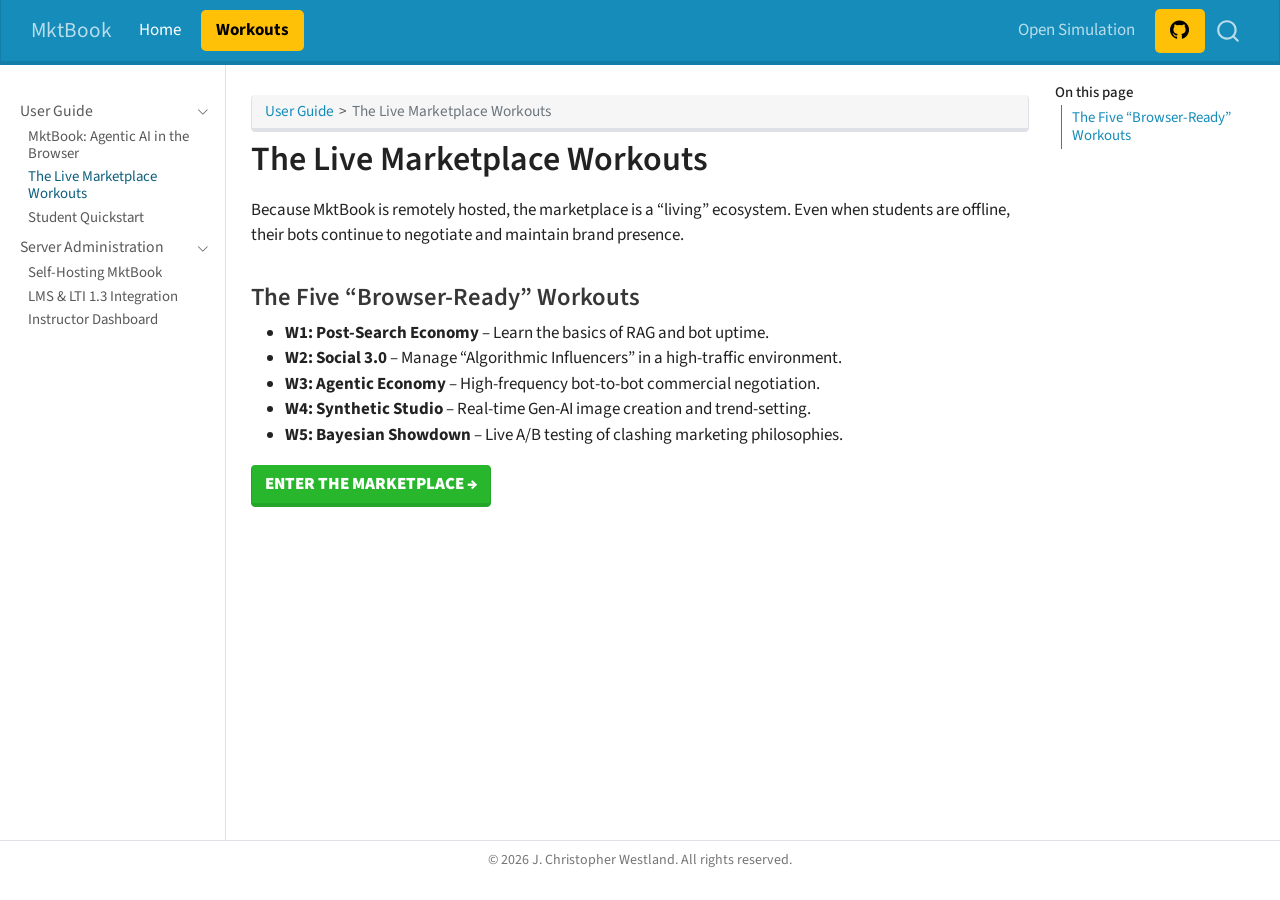
<file: docs/workouts.html>
<!DOCTYPE html>
<html xmlns="http://www.w3.org/1999/xhtml" lang="en" xml:lang="en"><head>

<meta charset="utf-8">
<meta name="generator" content="quarto-1.8.27">

<meta name="viewport" content="width=device-width, initial-scale=1.0, user-scalable=yes">


<title>The Live Marketplace Workouts – MktBook</title>
<style>
code{white-space: pre-wrap;}
span.smallcaps{font-variant: small-caps;}
div.columns{display: flex; gap: min(4vw, 1.5em);}
div.column{flex: auto; overflow-x: auto;}
div.hanging-indent{margin-left: 1.5em; text-indent: -1.5em;}
ul.task-list{list-style: none;}
ul.task-list li input[type="checkbox"] {
  width: 0.8em;
  margin: 0 0.8em 0.2em -1em; /* quarto-specific, see https://github.com/quarto-dev/quarto-cli/issues/4556 */ 
  vertical-align: middle;
}
</style>


<script src="site_libs/quarto-nav/quarto-nav.js"></script>
<script src="site_libs/quarto-nav/headroom.min.js"></script>
<script src="site_libs/clipboard/clipboard.min.js"></script>
<script src="site_libs/quarto-search/autocomplete.umd.js"></script>
<script src="site_libs/quarto-search/fuse.min.js"></script>
<script src="site_libs/quarto-search/quarto-search.js"></script>
<meta name="quarto:offset" content="./">
<script src="site_libs/quarto-html/quarto.js" type="module"></script>
<script src="site_libs/quarto-html/tabsets/tabsets.js" type="module"></script>
<script src="site_libs/quarto-html/axe/axe-check.js" type="module"></script>
<script src="site_libs/quarto-html/popper.min.js"></script>
<script src="site_libs/quarto-html/tippy.umd.min.js"></script>
<script src="site_libs/quarto-html/anchor.min.js"></script>
<link href="site_libs/quarto-html/tippy.css" rel="stylesheet">
<link href="site_libs/quarto-html/quarto-syntax-highlighting-ed96de9b727972fe78a7b5d16c58bf87.css" rel="stylesheet" id="quarto-text-highlighting-styles">
<script src="site_libs/bootstrap/bootstrap.min.js"></script>
<link href="site_libs/bootstrap/bootstrap-icons.css" rel="stylesheet">
<link href="site_libs/bootstrap/bootstrap-6a435ea49a412b80a033ede3586dd0cf.min.css" rel="stylesheet" append-hash="true" id="quarto-bootstrap" data-mode="light">
<script id="quarto-search-options" type="application/json">{
  "location": "navbar",
  "copy-button": false,
  "collapse-after": 3,
  "panel-placement": "end",
  "type": "overlay",
  "limit": 50,
  "keyboard-shortcut": [
    "f",
    "/",
    "s"
  ],
  "show-item-context": false,
  "language": {
    "search-no-results-text": "No results",
    "search-matching-documents-text": "matching documents",
    "search-copy-link-title": "Copy link to search",
    "search-hide-matches-text": "Hide additional matches",
    "search-more-match-text": "more match in this document",
    "search-more-matches-text": "more matches in this document",
    "search-clear-button-title": "Clear",
    "search-text-placeholder": "",
    "search-detached-cancel-button-title": "Cancel",
    "search-submit-button-title": "Submit",
    "search-label": "Search"
  }
}</script>
<style>
/* This styles the 'Open Simulation' link as a prominent gold button */
.navbar-nav .nav-item:last-child .nav-link {
  background-color: #ffc107; 
  color: black !important;
  border-radius: 5px;
  padding: 8px 15px !important;
  font-weight: bold;
  margin-left: 10px;
}
.navbar-nav .nav-item:last-child .nav-link:hover {
  background-color: #e0a800;
}
</style>


</head>

<body class="nav-sidebar docked nav-fixed quarto-light">

<div id="quarto-search-results"></div>
  <header id="quarto-header" class="headroom fixed-top">
    <nav class="navbar navbar-expand-lg " data-bs-theme="dark">
      <div class="navbar-container container-fluid">
      <div class="navbar-brand-container mx-auto">
    <a class="navbar-brand" href="./index.html">
    <span class="navbar-title">MktBook</span>
    </a>
  </div>
            <div id="quarto-search" class="" title="Search"></div>
          <button class="navbar-toggler" type="button" data-bs-toggle="collapse" data-bs-target="#navbarCollapse" aria-controls="navbarCollapse" role="menu" aria-expanded="false" aria-label="Toggle navigation" onclick="if (window.quartoToggleHeadroom) { window.quartoToggleHeadroom(); }">
  <span class="navbar-toggler-icon"></span>
</button>
          <div class="collapse navbar-collapse" id="navbarCollapse">
            <ul class="navbar-nav navbar-nav-scroll me-auto">
  <li class="nav-item">
    <a class="nav-link active" href="./index.html" aria-current="page"> 
<span class="menu-text">Home</span></a>
  </li>  
  <li class="nav-item">
    <a class="nav-link" href="./workouts.html"> 
<span class="menu-text">Workouts</span></a>
  </li>  
</ul>
            <ul class="navbar-nav navbar-nav-scroll ms-auto">
  <li class="nav-item">
    <a class="nav-link" href="https://your-digital-ocean-droplet-link.com"> 
<span class="menu-text">Open Simulation</span></a>
  </li>  
  <li class="nav-item compact">
    <a class="nav-link" href="https://github.com/westland/mktbook"> <i class="bi bi-github" role="img">
</i> 
<span class="menu-text"></span></a>
  </li>  
</ul>
          </div> <!-- /navcollapse -->
            <div class="quarto-navbar-tools">
</div>
      </div> <!-- /container-fluid -->
    </nav>
  <nav class="quarto-secondary-nav">
    <div class="container-fluid d-flex">
      <button type="button" class="quarto-btn-toggle btn" data-bs-toggle="collapse" role="button" data-bs-target=".quarto-sidebar-collapse-item" aria-controls="quarto-sidebar" aria-expanded="false" aria-label="Toggle sidebar navigation" onclick="if (window.quartoToggleHeadroom) { window.quartoToggleHeadroom(); }">
        <i class="bi bi-layout-text-sidebar-reverse"></i>
      </button>
        <nav class="quarto-page-breadcrumbs" aria-label="breadcrumb"><ol class="breadcrumb"><li class="breadcrumb-item"><a href="./index.html">User Guide</a></li><li class="breadcrumb-item"><a href="./workouts.html">The Live Marketplace Workouts</a></li></ol></nav>
        <a class="flex-grow-1" role="navigation" data-bs-toggle="collapse" data-bs-target=".quarto-sidebar-collapse-item" aria-controls="quarto-sidebar" aria-expanded="false" aria-label="Toggle sidebar navigation" onclick="if (window.quartoToggleHeadroom) { window.quartoToggleHeadroom(); }">      
        </a>
    </div>
  </nav>
</header>
<!-- content -->
<div id="quarto-content" class="quarto-container page-columns page-rows-contents page-layout-article page-navbar">
<!-- sidebar -->
  <nav id="quarto-sidebar" class="sidebar collapse collapse-horizontal quarto-sidebar-collapse-item sidebar-navigation docked overflow-auto">
    <div class="sidebar-menu-container"> 
    <ul class="list-unstyled mt-1">
        <li class="sidebar-item sidebar-item-section">
      <div class="sidebar-item-container"> 
            <a class="sidebar-item-text sidebar-link text-start" data-bs-toggle="collapse" data-bs-target="#quarto-sidebar-section-1" role="navigation" aria-expanded="true">
 <span class="menu-text">User Guide</span></a>
          <a class="sidebar-item-toggle text-start" data-bs-toggle="collapse" data-bs-target="#quarto-sidebar-section-1" role="navigation" aria-expanded="true" aria-label="Toggle section">
            <i class="bi bi-chevron-right ms-2"></i>
          </a> 
      </div>
      <ul id="quarto-sidebar-section-1" class="collapse list-unstyled sidebar-section depth1 show">  
          <li class="sidebar-item">
  <div class="sidebar-item-container"> 
  <a href="./index.html" class="sidebar-item-text sidebar-link">
 <span class="menu-text">MktBook: Agentic AI in the Browser</span></a>
  </div>
</li>
          <li class="sidebar-item">
  <div class="sidebar-item-container"> 
  <a href="./workouts.html" class="sidebar-item-text sidebar-link active">
 <span class="menu-text">The Live Marketplace Workouts</span></a>
  </div>
</li>
          <li class="sidebar-item">
  <div class="sidebar-item-container"> 
  <a href="./student-quickstart.html" class="sidebar-item-text sidebar-link">
 <span class="menu-text">Student Quickstart</span></a>
  </div>
</li>
      </ul>
  </li>
        <li class="sidebar-item sidebar-item-section">
      <div class="sidebar-item-container"> 
            <a class="sidebar-item-text sidebar-link text-start" data-bs-toggle="collapse" data-bs-target="#quarto-sidebar-section-2" role="navigation" aria-expanded="true">
 <span class="menu-text">Server Administration</span></a>
          <a class="sidebar-item-toggle text-start" data-bs-toggle="collapse" data-bs-target="#quarto-sidebar-section-2" role="navigation" aria-expanded="true" aria-label="Toggle section">
            <i class="bi bi-chevron-right ms-2"></i>
          </a> 
      </div>
      <ul id="quarto-sidebar-section-2" class="collapse list-unstyled sidebar-section depth1 show">  
          <li class="sidebar-item">
  <div class="sidebar-item-container"> 
  <a href="./hosting-guide.html" class="sidebar-item-text sidebar-link">
 <span class="menu-text">Self-Hosting MktBook</span></a>
  </div>
</li>
          <li class="sidebar-item">
  <div class="sidebar-item-container"> 
  <a href="./lti-integration.html" class="sidebar-item-text sidebar-link">
 <span class="menu-text">LMS &amp; LTI 1.3 Integration</span></a>
  </div>
</li>
          <li class="sidebar-item">
  <div class="sidebar-item-container"> 
  <a href="./instructor-dashboard.html" class="sidebar-item-text sidebar-link">
 <span class="menu-text">Instructor Dashboard</span></a>
  </div>
</li>
      </ul>
  </li>
    </ul>
    </div>
</nav>
<div id="quarto-sidebar-glass" class="quarto-sidebar-collapse-item" data-bs-toggle="collapse" data-bs-target=".quarto-sidebar-collapse-item"></div>
<!-- margin-sidebar -->
    <div id="quarto-margin-sidebar" class="sidebar margin-sidebar">
        <nav id="TOC" role="doc-toc" class="toc-active">
    <h2 id="toc-title">On this page</h2>
   
  <ul>
  <li><a href="#the-five-browser-ready-workouts" id="toc-the-five-browser-ready-workouts" class="nav-link active" data-scroll-target="#the-five-browser-ready-workouts">The Five “Browser-Ready” Workouts</a></li>
  </ul>
</nav>
    </div>
<!-- main -->
<main class="content" id="quarto-document-content">

<header id="title-block-header" class="quarto-title-block default"><nav class="quarto-page-breadcrumbs quarto-title-breadcrumbs d-none d-lg-block" aria-label="breadcrumb"><ol class="breadcrumb"><li class="breadcrumb-item"><a href="./index.html">User Guide</a></li><li class="breadcrumb-item"><a href="./workouts.html">The Live Marketplace Workouts</a></li></ol></nav>
<div class="quarto-title">
<h1 class="title">The Live Marketplace Workouts</h1>
</div>



<div class="quarto-title-meta">

    
  
    
  </div>
  


</header>


<p>Because MktBook is remotely hosted, the marketplace is a “living” ecosystem. Even when students are offline, their bots continue to negotiate and maintain brand presence.</p>
<section id="the-five-browser-ready-workouts" class="level3">
<h3 class="anchored" data-anchor-id="the-five-browser-ready-workouts">The Five “Browser-Ready” Workouts</h3>
<ul>
<li><strong>W1: Post-Search Economy</strong> – Learn the basics of RAG and bot uptime.</li>
<li><strong>W2: Social 3.0</strong> – Manage “Algorithmic Influencers” in a high-traffic environment.</li>
<li><strong>W3: Agentic Economy</strong> – High-frequency bot-to-bot commercial negotiation.</li>
<li><strong>W4: Synthetic Studio</strong> – Real-time Gen-AI image creation and trend-setting.</li>
<li><strong>W5: Bayesian Showdown</strong> – Live A/B testing of clashing marketing philosophies.</li>
</ul>
<p><a href="http://157.245.216.9/" class="btn btn-success"><strong>Enter the Marketplace →</strong></a></p>


</section>

</main> <!-- /main -->
<script id="quarto-html-after-body" type="application/javascript">
  window.document.addEventListener("DOMContentLoaded", function (event) {
    const icon = "";
    const anchorJS = new window.AnchorJS();
    anchorJS.options = {
      placement: 'right',
      icon: icon
    };
    anchorJS.add('.anchored');
    const isCodeAnnotation = (el) => {
      for (const clz of el.classList) {
        if (clz.startsWith('code-annotation-')) {                     
          return true;
        }
      }
      return false;
    }
    const onCopySuccess = function(e) {
      // button target
      const button = e.trigger;
      // don't keep focus
      button.blur();
      // flash "checked"
      button.classList.add('code-copy-button-checked');
      var currentTitle = button.getAttribute("title");
      button.setAttribute("title", "Copied!");
      let tooltip;
      if (window.bootstrap) {
        button.setAttribute("data-bs-toggle", "tooltip");
        button.setAttribute("data-bs-placement", "left");
        button.setAttribute("data-bs-title", "Copied!");
        tooltip = new bootstrap.Tooltip(button, 
          { trigger: "manual", 
            customClass: "code-copy-button-tooltip",
            offset: [0, -8]});
        tooltip.show();    
      }
      setTimeout(function() {
        if (tooltip) {
          tooltip.hide();
          button.removeAttribute("data-bs-title");
          button.removeAttribute("data-bs-toggle");
          button.removeAttribute("data-bs-placement");
        }
        button.setAttribute("title", currentTitle);
        button.classList.remove('code-copy-button-checked');
      }, 1000);
      // clear code selection
      e.clearSelection();
    }
    const getTextToCopy = function(trigger) {
      const outerScaffold = trigger.parentElement.cloneNode(true);
      const codeEl = outerScaffold.querySelector('code');
      for (const childEl of codeEl.children) {
        if (isCodeAnnotation(childEl)) {
          childEl.remove();
        }
      }
      return codeEl.innerText;
    }
    const clipboard = new window.ClipboardJS('.code-copy-button:not([data-in-quarto-modal])', {
      text: getTextToCopy
    });
    clipboard.on('success', onCopySuccess);
    if (window.document.getElementById('quarto-embedded-source-code-modal')) {
      const clipboardModal = new window.ClipboardJS('.code-copy-button[data-in-quarto-modal]', {
        text: getTextToCopy,
        container: window.document.getElementById('quarto-embedded-source-code-modal')
      });
      clipboardModal.on('success', onCopySuccess);
    }
      var localhostRegex = new RegExp(/^(?:http|https):\/\/localhost\:?[0-9]*\//);
      var mailtoRegex = new RegExp(/^mailto:/);
        var filterRegex = new RegExp("https:\/\/westland\.github\.io\/mktbook");
      var isInternal = (href) => {
          return filterRegex.test(href) || localhostRegex.test(href) || mailtoRegex.test(href);
      }
      // Inspect non-navigation links and adorn them if external
     var links = window.document.querySelectorAll('a[href]:not(.nav-link):not(.navbar-brand):not(.toc-action):not(.sidebar-link):not(.sidebar-item-toggle):not(.pagination-link):not(.no-external):not([aria-hidden]):not(.dropdown-item):not(.quarto-navigation-tool):not(.about-link)');
      for (var i=0; i<links.length; i++) {
        const link = links[i];
        if (!isInternal(link.href)) {
          // undo the damage that might have been done by quarto-nav.js in the case of
          // links that we want to consider external
          if (link.dataset.originalHref !== undefined) {
            link.href = link.dataset.originalHref;
          }
        }
      }
    function tippyHover(el, contentFn, onTriggerFn, onUntriggerFn) {
      const config = {
        allowHTML: true,
        maxWidth: 500,
        delay: 100,
        arrow: false,
        appendTo: function(el) {
            return el.parentElement;
        },
        interactive: true,
        interactiveBorder: 10,
        theme: 'quarto',
        placement: 'bottom-start',
      };
      if (contentFn) {
        config.content = contentFn;
      }
      if (onTriggerFn) {
        config.onTrigger = onTriggerFn;
      }
      if (onUntriggerFn) {
        config.onUntrigger = onUntriggerFn;
      }
      window.tippy(el, config); 
    }
    const noterefs = window.document.querySelectorAll('a[role="doc-noteref"]');
    for (var i=0; i<noterefs.length; i++) {
      const ref = noterefs[i];
      tippyHover(ref, function() {
        // use id or data attribute instead here
        let href = ref.getAttribute('data-footnote-href') || ref.getAttribute('href');
        try { href = new URL(href).hash; } catch {}
        const id = href.replace(/^#\/?/, "");
        const note = window.document.getElementById(id);
        if (note) {
          return note.innerHTML;
        } else {
          return "";
        }
      });
    }
    const xrefs = window.document.querySelectorAll('a.quarto-xref');
    const processXRef = (id, note) => {
      // Strip column container classes
      const stripColumnClz = (el) => {
        el.classList.remove("page-full", "page-columns");
        if (el.children) {
          for (const child of el.children) {
            stripColumnClz(child);
          }
        }
      }
      stripColumnClz(note)
      if (id === null || id.startsWith('sec-')) {
        // Special case sections, only their first couple elements
        const container = document.createElement("div");
        if (note.children && note.children.length > 2) {
          container.appendChild(note.children[0].cloneNode(true));
          for (let i = 1; i < note.children.length; i++) {
            const child = note.children[i];
            if (child.tagName === "P" && child.innerText === "") {
              continue;
            } else {
              container.appendChild(child.cloneNode(true));
              break;
            }
          }
          if (window.Quarto?.typesetMath) {
            window.Quarto.typesetMath(container);
          }
          return container.innerHTML
        } else {
          if (window.Quarto?.typesetMath) {
            window.Quarto.typesetMath(note);
          }
          return note.innerHTML;
        }
      } else {
        // Remove any anchor links if they are present
        const anchorLink = note.querySelector('a.anchorjs-link');
        if (anchorLink) {
          anchorLink.remove();
        }
        if (window.Quarto?.typesetMath) {
          window.Quarto.typesetMath(note);
        }
        if (note.classList.contains("callout")) {
          return note.outerHTML;
        } else {
          return note.innerHTML;
        }
      }
    }
    for (var i=0; i<xrefs.length; i++) {
      const xref = xrefs[i];
      tippyHover(xref, undefined, function(instance) {
        instance.disable();
        let url = xref.getAttribute('href');
        let hash = undefined; 
        if (url.startsWith('#')) {
          hash = url;
        } else {
          try { hash = new URL(url).hash; } catch {}
        }
        if (hash) {
          const id = hash.replace(/^#\/?/, "");
          const note = window.document.getElementById(id);
          if (note !== null) {
            try {
              const html = processXRef(id, note.cloneNode(true));
              instance.setContent(html);
            } finally {
              instance.enable();
              instance.show();
            }
          } else {
            // See if we can fetch this
            fetch(url.split('#')[0])
            .then(res => res.text())
            .then(html => {
              const parser = new DOMParser();
              const htmlDoc = parser.parseFromString(html, "text/html");
              const note = htmlDoc.getElementById(id);
              if (note !== null) {
                const html = processXRef(id, note);
                instance.setContent(html);
              } 
            }).finally(() => {
              instance.enable();
              instance.show();
            });
          }
        } else {
          // See if we can fetch a full url (with no hash to target)
          // This is a special case and we should probably do some content thinning / targeting
          fetch(url)
          .then(res => res.text())
          .then(html => {
            const parser = new DOMParser();
            const htmlDoc = parser.parseFromString(html, "text/html");
            const note = htmlDoc.querySelector('main.content');
            if (note !== null) {
              // This should only happen for chapter cross references
              // (since there is no id in the URL)
              // remove the first header
              if (note.children.length > 0 && note.children[0].tagName === "HEADER") {
                note.children[0].remove();
              }
              const html = processXRef(null, note);
              instance.setContent(html);
            } 
          }).finally(() => {
            instance.enable();
            instance.show();
          });
        }
      }, function(instance) {
      });
    }
        let selectedAnnoteEl;
        const selectorForAnnotation = ( cell, annotation) => {
          let cellAttr = 'data-code-cell="' + cell + '"';
          let lineAttr = 'data-code-annotation="' +  annotation + '"';
          const selector = 'span[' + cellAttr + '][' + lineAttr + ']';
          return selector;
        }
        const selectCodeLines = (annoteEl) => {
          const doc = window.document;
          const targetCell = annoteEl.getAttribute("data-target-cell");
          const targetAnnotation = annoteEl.getAttribute("data-target-annotation");
          const annoteSpan = window.document.querySelector(selectorForAnnotation(targetCell, targetAnnotation));
          const lines = annoteSpan.getAttribute("data-code-lines").split(",");
          const lineIds = lines.map((line) => {
            return targetCell + "-" + line;
          })
          let top = null;
          let height = null;
          let parent = null;
          if (lineIds.length > 0) {
              //compute the position of the single el (top and bottom and make a div)
              const el = window.document.getElementById(lineIds[0]);
              top = el.offsetTop;
              height = el.offsetHeight;
              parent = el.parentElement.parentElement;
            if (lineIds.length > 1) {
              const lastEl = window.document.getElementById(lineIds[lineIds.length - 1]);
              const bottom = lastEl.offsetTop + lastEl.offsetHeight;
              height = bottom - top;
            }
            if (top !== null && height !== null && parent !== null) {
              // cook up a div (if necessary) and position it 
              let div = window.document.getElementById("code-annotation-line-highlight");
              if (div === null) {
                div = window.document.createElement("div");
                div.setAttribute("id", "code-annotation-line-highlight");
                div.style.position = 'absolute';
                parent.appendChild(div);
              }
              div.style.top = top - 2 + "px";
              div.style.height = height + 4 + "px";
              div.style.left = 0;
              let gutterDiv = window.document.getElementById("code-annotation-line-highlight-gutter");
              if (gutterDiv === null) {
                gutterDiv = window.document.createElement("div");
                gutterDiv.setAttribute("id", "code-annotation-line-highlight-gutter");
                gutterDiv.style.position = 'absolute';
                const codeCell = window.document.getElementById(targetCell);
                const gutter = codeCell.querySelector('.code-annotation-gutter');
                gutter.appendChild(gutterDiv);
              }
              gutterDiv.style.top = top - 2 + "px";
              gutterDiv.style.height = height + 4 + "px";
            }
            selectedAnnoteEl = annoteEl;
          }
        };
        const unselectCodeLines = () => {
          const elementsIds = ["code-annotation-line-highlight", "code-annotation-line-highlight-gutter"];
          elementsIds.forEach((elId) => {
            const div = window.document.getElementById(elId);
            if (div) {
              div.remove();
            }
          });
          selectedAnnoteEl = undefined;
        };
          // Handle positioning of the toggle
      window.addEventListener(
        "resize",
        throttle(() => {
          elRect = undefined;
          if (selectedAnnoteEl) {
            selectCodeLines(selectedAnnoteEl);
          }
        }, 10)
      );
      function throttle(fn, ms) {
      let throttle = false;
      let timer;
        return (...args) => {
          if(!throttle) { // first call gets through
              fn.apply(this, args);
              throttle = true;
          } else { // all the others get throttled
              if(timer) clearTimeout(timer); // cancel #2
              timer = setTimeout(() => {
                fn.apply(this, args);
                timer = throttle = false;
              }, ms);
          }
        };
      }
        // Attach click handler to the DT
        const annoteDls = window.document.querySelectorAll('dt[data-target-cell]');
        for (const annoteDlNode of annoteDls) {
          annoteDlNode.addEventListener('click', (event) => {
            const clickedEl = event.target;
            if (clickedEl !== selectedAnnoteEl) {
              unselectCodeLines();
              const activeEl = window.document.querySelector('dt[data-target-cell].code-annotation-active');
              if (activeEl) {
                activeEl.classList.remove('code-annotation-active');
              }
              selectCodeLines(clickedEl);
              clickedEl.classList.add('code-annotation-active');
            } else {
              // Unselect the line
              unselectCodeLines();
              clickedEl.classList.remove('code-annotation-active');
            }
          });
        }
    const findCites = (el) => {
      const parentEl = el.parentElement;
      if (parentEl) {
        const cites = parentEl.dataset.cites;
        if (cites) {
          return {
            el,
            cites: cites.split(' ')
          };
        } else {
          return findCites(el.parentElement)
        }
      } else {
        return undefined;
      }
    };
    var bibliorefs = window.document.querySelectorAll('a[role="doc-biblioref"]');
    for (var i=0; i<bibliorefs.length; i++) {
      const ref = bibliorefs[i];
      const citeInfo = findCites(ref);
      if (citeInfo) {
        tippyHover(citeInfo.el, function() {
          var popup = window.document.createElement('div');
          citeInfo.cites.forEach(function(cite) {
            var citeDiv = window.document.createElement('div');
            citeDiv.classList.add('hanging-indent');
            citeDiv.classList.add('csl-entry');
            var biblioDiv = window.document.getElementById('ref-' + cite);
            if (biblioDiv) {
              citeDiv.innerHTML = biblioDiv.innerHTML;
            }
            popup.appendChild(citeDiv);
          });
          return popup.innerHTML;
        });
      }
    }
  });
  </script>
</div> <!-- /content -->
<footer class="footer">
  <div class="nav-footer">
    <div class="nav-footer-left">
      &nbsp;
    </div>   
    <div class="nav-footer-center">
<p>© 2026 J. Christopher Westland. All rights reserved.</p>
</div>
    <div class="nav-footer-right">
      &nbsp;
    </div>
  </div>
</footer>




</body></html>
</file>
<file: docs/site_libs/quarto-html/tippy.css>
.tippy-box[data-animation=fade][data-state=hidden]{opacity:0}[data-tippy-root]{max-width:calc(100vw - 10px)}.tippy-box{position:relative;background-color:#333;color:#fff;border-radius:4px;font-size:14px;line-height:1.4;white-space:normal;outline:0;transition-property:transform,visibility,opacity}.tippy-box[data-placement^=top]>.tippy-arrow{bottom:0}.tippy-box[data-placement^=top]>.tippy-arrow:before{bottom:-7px;left:0;border-width:8px 8px 0;border-top-color:initial;transform-origin:center top}.tippy-box[data-placement^=bottom]>.tippy-arrow{top:0}.tippy-box[data-placement^=bottom]>.tippy-arrow:before{top:-7px;left:0;border-width:0 8px 8px;border-bottom-color:initial;transform-origin:center bottom}.tippy-box[data-placement^=left]>.tippy-arrow{right:0}.tippy-box[data-placement^=left]>.tippy-arrow:before{border-width:8px 0 8px 8px;border-left-color:initial;right:-7px;transform-origin:center left}.tippy-box[data-placement^=right]>.tippy-arrow{left:0}.tippy-box[data-placement^=right]>.tippy-arrow:before{left:-7px;border-width:8px 8px 8px 0;border-right-color:initial;transform-origin:center right}.tippy-box[data-inertia][data-state=visible]{transition-timing-function:cubic-bezier(.54,1.5,.38,1.11)}.tippy-arrow{width:16px;height:16px;color:#333}.tippy-arrow:before{content:"";position:absolute;border-color:transparent;border-style:solid}.tippy-content{position:relative;padding:5px 9px;z-index:1}
</file>
<file: docs/site_libs/quarto-html/quarto-syntax-highlighting-ed96de9b727972fe78a7b5d16c58bf87.css>
/* quarto syntax highlight colors */
:root {
  --quarto-hl-ot-color: #003B4F;
  --quarto-hl-at-color: #657422;
  --quarto-hl-ss-color: #20794D;
  --quarto-hl-an-color: #5E5E5E;
  --quarto-hl-fu-color: #4758AB;
  --quarto-hl-st-color: #20794D;
  --quarto-hl-cf-color: #003B4F;
  --quarto-hl-op-color: #5E5E5E;
  --quarto-hl-er-color: #AD0000;
  --quarto-hl-bn-color: #AD0000;
  --quarto-hl-al-color: #AD0000;
  --quarto-hl-va-color: #111111;
  --quarto-hl-bu-color: inherit;
  --quarto-hl-ex-color: inherit;
  --quarto-hl-pp-color: #AD0000;
  --quarto-hl-in-color: #5E5E5E;
  --quarto-hl-vs-color: #20794D;
  --quarto-hl-wa-color: #5E5E5E;
  --quarto-hl-do-color: #5E5E5E;
  --quarto-hl-im-color: #00769E;
  --quarto-hl-ch-color: #20794D;
  --quarto-hl-dt-color: #AD0000;
  --quarto-hl-fl-color: #AD0000;
  --quarto-hl-co-color: #5E5E5E;
  --quarto-hl-cv-color: #5E5E5E;
  --quarto-hl-cn-color: #8f5902;
  --quarto-hl-sc-color: #5E5E5E;
  --quarto-hl-dv-color: #AD0000;
  --quarto-hl-kw-color: #003B4F;
}

/* other quarto variables */
:root {
  --quarto-font-monospace: SFMono-Regular, Menlo, Monaco, Consolas, "Liberation Mono", "Courier New", monospace;
}

/* syntax highlight based on Pandoc's rules */
pre > code.sourceCode > span {
  color: #003B4F;
}

code.sourceCode > span {
  color: #003B4F;
}

div.sourceCode,
div.sourceCode pre.sourceCode {
  color: #003B4F;
}

/* Normal */
code span {
  color: #003B4F;
}

/* Alert */
code span.al {
  color: #AD0000;
  font-style: inherit;
}

/* Annotation */
code span.an {
  color: #5E5E5E;
  font-style: inherit;
}

/* Attribute */
code span.at {
  color: #657422;
  font-style: inherit;
}

/* BaseN */
code span.bn {
  color: #AD0000;
  font-style: inherit;
}

/* BuiltIn */
code span.bu {
  font-style: inherit;
}

/* ControlFlow */
code span.cf {
  color: #003B4F;
  font-weight: bold;
  font-style: inherit;
}

/* Char */
code span.ch {
  color: #20794D;
  font-style: inherit;
}

/* Constant */
code span.cn {
  color: #8f5902;
  font-style: inherit;
}

/* Comment */
code span.co {
  color: #5E5E5E;
  font-style: inherit;
}

/* CommentVar */
code span.cv {
  color: #5E5E5E;
  font-style: italic;
}

/* Documentation */
code span.do {
  color: #5E5E5E;
  font-style: italic;
}

/* DataType */
code span.dt {
  color: #AD0000;
  font-style: inherit;
}

/* DecVal */
code span.dv {
  color: #AD0000;
  font-style: inherit;
}

/* Error */
code span.er {
  color: #AD0000;
  font-style: inherit;
}

/* Extension */
code span.ex {
  font-style: inherit;
}

/* Float */
code span.fl {
  color: #AD0000;
  font-style: inherit;
}

/* Function */
code span.fu {
  color: #4758AB;
  font-style: inherit;
}

/* Import */
code span.im {
  color: #00769E;
  font-style: inherit;
}

/* Information */
code span.in {
  color: #5E5E5E;
  font-style: inherit;
}

/* Keyword */
code span.kw {
  color: #003B4F;
  font-weight: bold;
  font-style: inherit;
}

/* Operator */
code span.op {
  color: #5E5E5E;
  font-style: inherit;
}

/* Other */
code span.ot {
  color: #003B4F;
  font-style: inherit;
}

/* Preprocessor */
code span.pp {
  color: #AD0000;
  font-style: inherit;
}

/* SpecialChar */
code span.sc {
  color: #5E5E5E;
  font-style: inherit;
}

/* SpecialString */
code span.ss {
  color: #20794D;
  font-style: inherit;
}

/* String */
code span.st {
  color: #20794D;
  font-style: inherit;
}

/* Variable */
code span.va {
  color: #111111;
  font-style: inherit;
}

/* VerbatimString */
code span.vs {
  color: #20794D;
  font-style: inherit;
}

/* Warning */
code span.wa {
  color: #5E5E5E;
  font-style: italic;
}

.prevent-inlining {
  content: "</";
}

/*# sourceMappingURL=0920dd6d7437995b8cdf7429764427b1.css.map */
</file>
